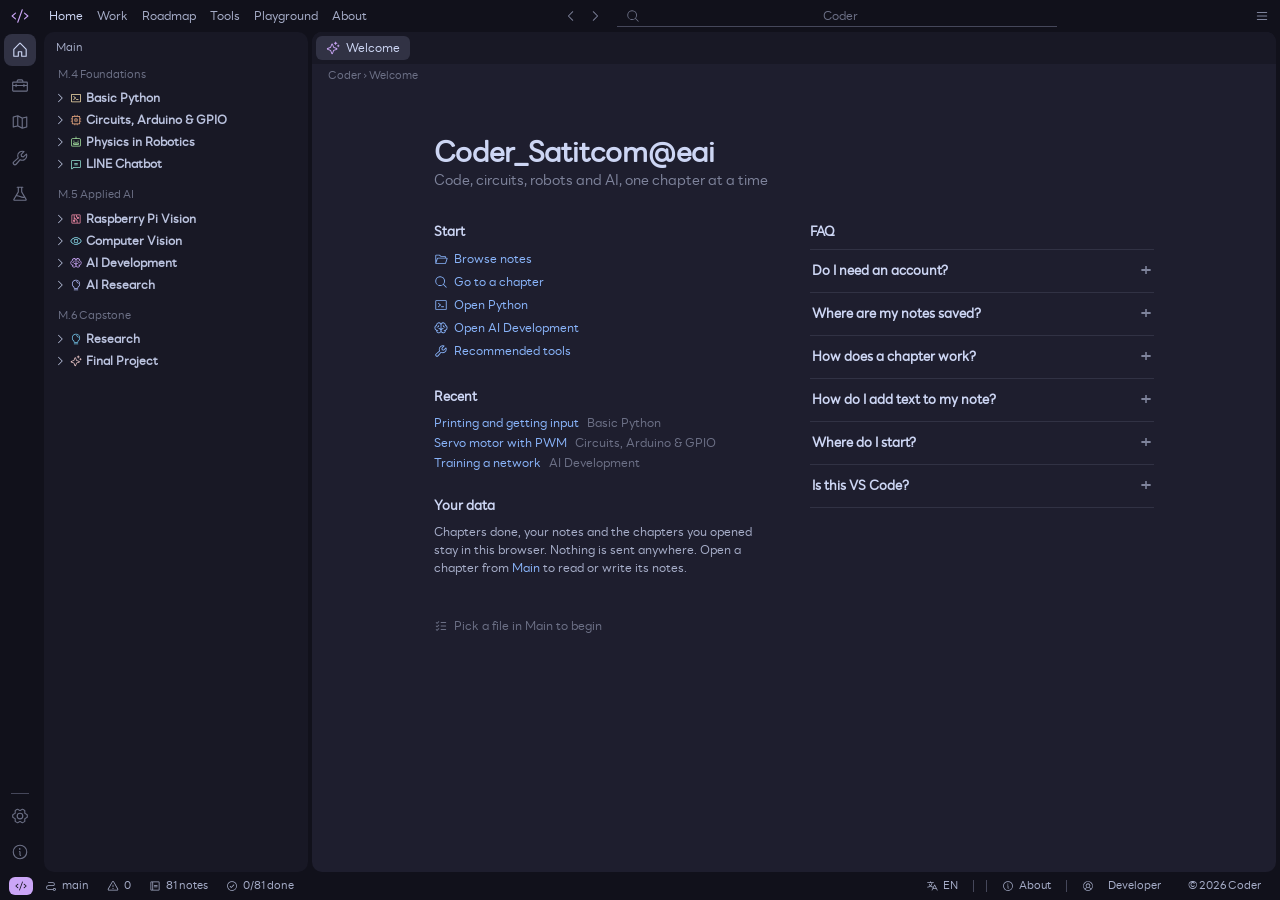
<file: index.html>
<!doctype html>
<html lang="en">
<head>
<meta charset="utf-8">
<meta name="viewport" content="width=device-width,initial-scale=1">
<title>Welcome · Coder</title>
<meta name="description" content="Notes on Python, microcontrollers, robots, AI and more, laid out like a code editor.">
<meta name="theme-color" content="#11111b">
<meta name="color-scheme" content="dark">
<link rel="icon" href="/favicon.svg" type="image/svg+xml">
<link rel="apple-touch-icon" href="/apple-touch-icon.png">
<link rel="canonical" href="https://learnc0de.vercel.app/">
<meta property="og:type" content="website">
<meta property="og:site_name" content="Coder">
<meta property="og:title" content="Welcome · Coder">
<meta property="og:description" content="Notes on Python, microcontrollers, robots, AI and more, laid out like a code editor.">
<meta property="og:url" content="https://learnc0de.vercel.app/">
<meta property="og:image" content="https://learnc0de.vercel.app/assets/og-home.png">
<meta property="og:image:width" content="1200">
<meta property="og:image:height" content="630">
<meta name="twitter:card" content="summary_large_image">
<meta name="twitter:title" content="Welcome · Coder">
<meta name="twitter:description" content="Notes on Python, microcontrollers, robots, AI and more, laid out like a code editor.">
<meta name="twitter:image" content="https://learnc0de.vercel.app/assets/og-home.png">
<link rel="preload" href="assets/fonts/lineseedsansth_rg.woff2" as="font" type="font/woff2" crossorigin>
<link rel="stylesheet" href="style.css">
</head>
<body data-page="home">
  <main class="ed">
    <div class="tabs" role="tablist">
      <div class="tab on" role="tab" aria-selected="true"><svg class="i"><use href="#i-sparkle"/></svg>Welcome</div>
    </div>
    <div class="crumb">Coder › Welcome</div>
    <div class="view">
      <div class="welcome">
        <h1 id="welcome">Coder_Satitcom@eai</h1>
        <p class="lead">Code, circuits, robots and AI, one chapter at a time</p>
        <div class="cols">
          <div>
            <section>
              <h3 id="start">Start</h3>
              <ul class="links">
                <li><a href="#" data-open="main"><svg class="i"><use href="#i-folder-open"/></svg>Browse notes</a></li>
                <li><a href="#" data-cmd><svg class="i"><use href="#i-magnifying-glass"/></svg>Go to a chapter</a></li>
                <li><a href="#" data-group="Basic Python"><svg class="i"><use href="#i-terminal-window"/></svg>Open Python</a></li>
                <li><a href="#" data-group="AI Development"><svg class="i"><use href="#i-brain"/></svg>Open AI Development</a></li>
                <li><a href="tools.html"><svg class="i"><use href="#i-wrench"/></svg>Recommended tools</a></li>
              </ul>
            </section>
            <section>
              <h3 id="recent-h">Recent</h3>
              <ul class="links" id="recent"></ul>
            </section>
            <section>
              <h3 id="data">Your data</h3>
              <p class="note">Chapters done, your notes and the chapters you opened stay in this browser. Nothing is sent anywhere. Open a chapter from <a href="#" data-open="main">Main</a> to read or write its notes.</p>
            </section>
          </div>
          <div>
            <section class="faq">
                <h3 id="walk">FAQ</h3>
                <details name="faq"><summary>Do I need an account?</summary><p>No. There is no sign-up and no login. Everything you do on the site, like the chapters you finish, the notes you write and the chapters you open, is kept in your own browser. Nothing is sent to a server.</p></details>
                <details name="faq"><summary>Where are my notes saved?</summary><p>Only on this device, in this browser. They are still there when you come back, but they do not follow you to another phone or computer. Clearing the site's data erases them, so use Copy in the note panel to keep a backup of anything important.</p></details>
                <details name="faq"><summary>How does a chapter work?</summary><p>Each chapter is one page you read from top to bottom. The note panel sits beside the lesson on a wide screen, and slides in from the right on a narrow one. Open the extra sections inside a chapter when you want more detail, and skip them when you do not.</p></details>
                <details name="faq"><summary>How do I add text to my note?</summary><p>Select any text in the lesson, then press Clip in the note panel and it is added to your note. The toolbar also has bold, italic, code and list buttons, and Preview shows how the note will look once formatted.</p></details>
                <details name="faq"><summary>Where do I start?</summary><p>If you are new, start with Python and go in order. Then move to Circuits to robots, where you meet Ohm's law, Arduino, ESP32 and Raspberry Pi, and finish with AI Development, which goes from AI versus ML up to LLMs. Use Go to a chapter if you want to jump straight to a topic.</p></details>
                <details name="faq"><summary>Is this VS Code?</summary><p>No. Coder is a website that only looks like a code editor, with its colours taken from the Catppuccin theme for VS Code. There is nothing to install, and it is not made by or linked to Microsoft.</p></details>
              </section>
          </div>
        </div>
        <p class="startup"><svg class="i"><use href="#i-list-checks"/></svg>Pick a file in Main to begin</p>
      </div>
    </div>
  </main>

<script src="shell.js"></script>
</body>
</html>
</file>
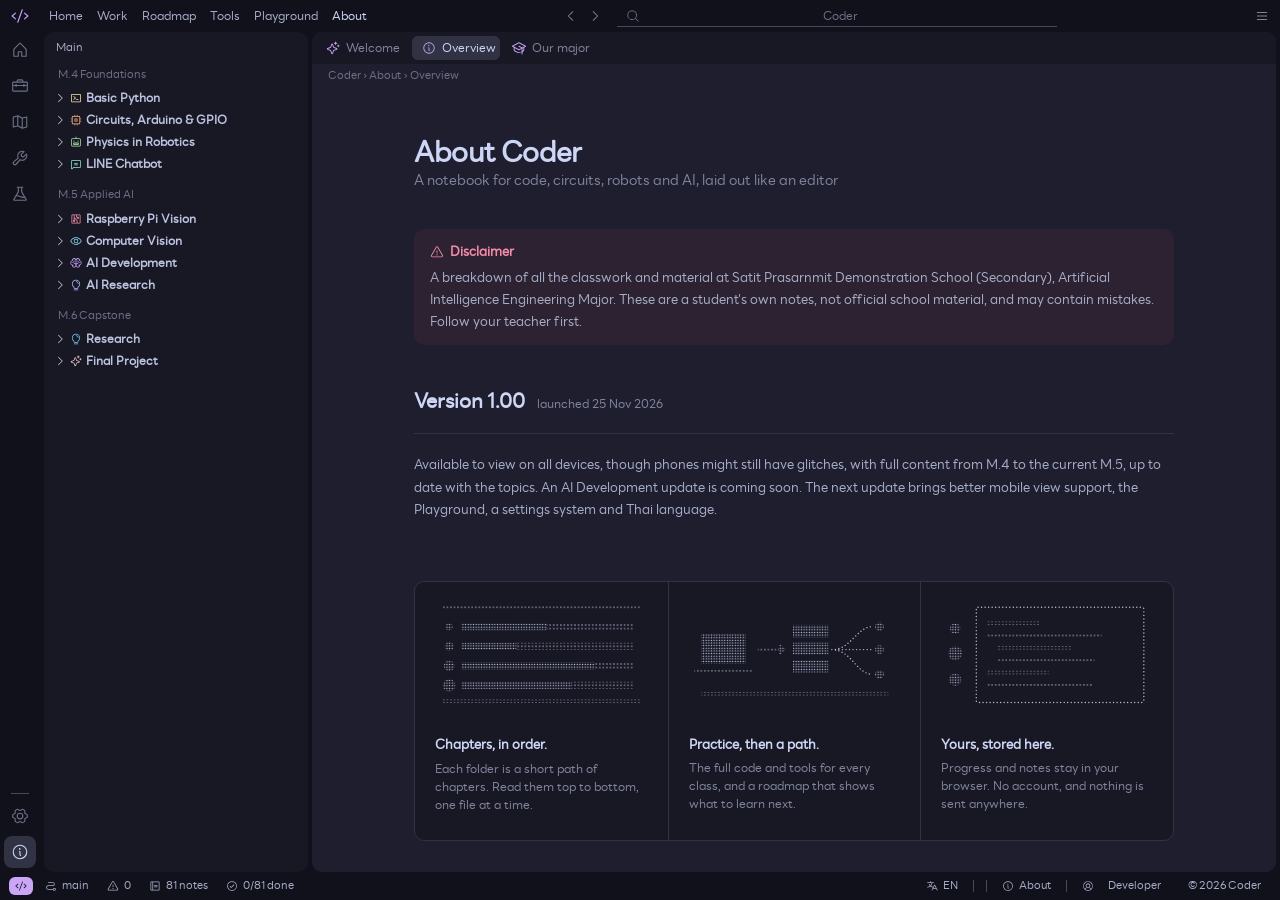
<file: about.html>
<!doctype html>
<html lang="en">
<head>
<meta charset="utf-8">
<meta name="viewport" content="width=device-width,initial-scale=1">
<title>About Coder · Coder</title>
<meta name="description" content="What Coder is, what is inside it, the shortcuts, where your data lives and what it is built with.">
<meta name="theme-color" content="#11111b">
<meta name="color-scheme" content="dark">
<link rel="icon" href="/favicon.svg" type="image/svg+xml">
<link rel="apple-touch-icon" href="/apple-touch-icon.png">
<link rel="canonical" href="https://learnc0de.vercel.app/about">
<meta property="og:type" content="website">
<meta property="og:site_name" content="Coder">
<meta property="og:title" content="About Coder · Coder">
<meta property="og:description" content="What Coder is, what is inside it, the shortcuts, where your data lives and what it is built with.">
<meta property="og:url" content="https://learnc0de.vercel.app/about">
<meta property="og:image" content="https://learnc0de.vercel.app/assets/og-about.png">
<meta property="og:image:width" content="1200">
<meta property="og:image:height" content="630">
<meta name="twitter:card" content="summary_large_image">
<meta name="twitter:title" content="About Coder · Coder">
<meta name="twitter:description" content="What Coder is, what is inside it, the shortcuts, where your data lives and what it is built with.">
<meta name="twitter:image" content="https://learnc0de.vercel.app/assets/og-about.png">
<link rel="preload" href="assets/fonts/lineseedsansth_rg.woff2" as="font" type="font/woff2" crossorigin>
<link rel="stylesheet" href="style.css">
</head>
<body data-page="about">
  <main class="ed">
    <div class="tabs" role="tablist"></div>
    <div class="crumb">Coder › About</div>
    <div class="view">
      <div class="welcome wide narrow fill">

        <div class="pane" id="overview" data-tab="Overview" data-icon="info">
          <h1>About Coder</h1>
          <p class="lead">A notebook for code, circuits, robots and AI, laid out like an editor</p>
          <div class="callout warn"><span class="ct"><svg class="i"><use href="#i-warning"/></svg>Disclaimer</span><span>A breakdown of all the classwork and material at Satit Prasarnmit Demonstration School (Secondary), Artificial Intelligence Engineering Major. These are a student's own notes, not official school material, and may contain mistakes. Follow your teacher first.</span></div>
          <div class="ver">
            <h2>Version 1.00 <span>launched 25 Nov 2026</span></h2>
            <p>Available to view on all devices, though phones might still have glitches, with full content from M.4 to the current M.5, up to date with the topics. An AI Development update is coming soon. The next update brings better mobile view support, the Playground, a settings system and Thai language.</p>
          </div>
          <div class="deco">
            <div>
              <h4>Chapters, in order.</h4>
              <p>Each folder is a short path of chapters. Read them top to bottom, one file at a time.</p>
              <svg class="art" viewBox="0 0 240 120" aria-hidden="true">
                <rect x="8" y="4" width="224" height="4" fill="url(#dots)"/>
                <circle cx="16" cy="28" r="4" fill="url(#dots2)"/><rect x="30" y="24" width="96" height="8" fill="url(#dots2)"/><rect x="126" y="24" width="98" height="8" fill="url(#dots)"/>
                <circle cx="16" cy="50" r="5" fill="url(#dots2)"/><rect x="30" y="46" width="62" height="8" fill="url(#dots2)"/><rect x="92" y="46" width="132" height="8" fill="url(#dots)"/>
                <circle cx="16" cy="72" r="6" fill="url(#dots2)"/><rect x="30" y="68" width="150" height="8" fill="url(#dots2)"/><rect x="180" y="68" width="44" height="8" fill="url(#dots)"/>
                <circle cx="16" cy="94" r="7" fill="url(#dots2)"/><rect x="30" y="90" width="124" height="8" fill="url(#dots2)"/><rect x="154" y="90" width="70" height="8" fill="url(#dots)"/>
                <rect x="8" y="110" width="224" height="4" fill="url(#dots)"/>
              </svg>
            </div>
            <div>
              <h4>Practice, then a path.</h4>
              <p>The full code and tools for every class, and a roadmap that shows what to learn next.</p>
              <svg class="art" viewBox="0 0 240 120" aria-hidden="true">
                <rect x="14" y="36" width="50" height="34" fill="url(#dots2)"/><rect x="6" y="76" width="66" height="4" fill="url(#dots)"/>
                <rect x="78" y="52" width="24" height="4" fill="url(#dots)"/><polygon points="102,47 110,54 102,61" fill="url(#dots2)"/>
                <rect x="118" y="26" width="40" height="14" fill="url(#dots2)"/><rect x="118" y="46" width="40" height="14" fill="url(#dots2)"/><rect x="118" y="66" width="40" height="14" fill="url(#dots2)"/>
                <path class="ln march" d="M162 54 C184 54 190 28 208 28 M162 54 H208 M162 54 C184 54 190 82 208 82"/>
                <circle cx="216" cy="28" r="5" fill="url(#dots2)"/><circle cx="216" cy="54" r="5" fill="url(#dots2)"/><circle cx="216" cy="82" r="5" fill="url(#dots2)"/>
                <rect x="14" y="102" width="212" height="4" fill="url(#dots)"/>
              </svg>
            </div>
            <div>
              <h4>Yours, stored here.</h4>
              <p>Progress and notes stay in your browser. No account, and nothing is sent anywhere.</p>
              <svg class="art" viewBox="0 0 240 120" aria-hidden="true">
                <circle cx="16" cy="30" r="6" fill="url(#dots2)"/><circle cx="16" cy="58" r="8" fill="url(#dots2)"/><circle cx="16" cy="88" r="7" fill="url(#dots2)"/>
                <rect class="ln" x="40" y="6" width="190" height="108" rx="2"/>
                <rect x="52" y="22" width="60" height="4" fill="url(#dots)"/><rect x="52" y="36" width="130" height="4" fill="url(#dots)"/><rect x="64" y="50" width="84" height="4" fill="url(#dots)"/>
                <rect x="64" y="64" width="110" height="4" fill="url(#dots)"/><rect x="52" y="78" width="70" height="4" fill="url(#dots)"/><rect x="52" y="92" width="120" height="4" fill="url(#dots)"/>
              </svg>
            </div>
          </div>

          <h3 class="wh">Why it exists</h3>
          <div class="deco">
            <div>
              <h4>For me, to recall.</h4>
              <p>A live summary of what we learn from M.4 to M.6, so I can come back and recall the basics any time.</p>
              <svg class="art" viewBox="0 0 240 120" aria-hidden="true">
                <circle class="ds" cx="64" cy="60" r="42"/>
                <path class="ln march" d="M64 34 V60 L84 72"/>
                <circle cx="64" cy="60" r="4" fill="url(#dots2)"/>
                <rect x="124" y="34" width="100" height="8" fill="url(#dots2)"/><rect x="124" y="54" width="76" height="8" fill="url(#dots)"/>
                <rect x="124" y="74" width="92" height="8" fill="url(#dots)"/><rect x="124" y="94" width="58" height="8" fill="url(#dots)"/>
              </svg>
            </div>
            <div>
              <h4>For juniors, to look ahead.</h4>
              <p>So they can see where the major is going before they get there.</p>
              <svg class="art" viewBox="0 0 240 120" aria-hidden="true">
                <rect x="14" y="84" width="48" height="22" fill="url(#dots2)"/><rect x="68" y="66" width="48" height="40" fill="url(#dots2)"/>
                <rect x="122" y="48" width="48" height="58" fill="url(#dots2)"/><rect x="176" y="30" width="48" height="76" fill="url(#dots)"/>
                <circle cx="38" cy="70" r="6" fill="url(#dots2)"/>
                <path class="ln march" d="M50 64 C70 40 100 40 126 34"/>
                <path class="ds" d="M200 30 V8 L218 14 L200 20"/>
              </svg>
            </div>
            <div>
              <h4>An early version.</h4>
              <p>Most chapters are still placeholders, and more fill in as the classes go on.</p>
              <svg class="art" viewBox="0 0 240 120" aria-hidden="true">
                <path class="ds" d="M70 10h70l30 30v72H70z"/><path class="ds" d="M140 10v30h30"/>
                <rect x="84" y="52" width="70" height="6" fill="url(#dots2)"/><rect x="84" y="68" width="48" height="6" fill="url(#dots)"/>
                <path class="ln" d="M84 86H156"/><path class="ln" d="M84 98H132"/>
              </svg>
            </div>
          </div>

          <h3 class="wh">What's here</h3>
          <div class="deco gal">
            <a href="#" data-open="main">
              <svg class="art" viewBox="0 0 240 120" aria-hidden="true">
                <path class="ds" d="M30 22h50l10 12h120v76H30z"/>
                <rect class="bob" style="--i:0" x="46" y="52" width="58" height="42" rx="3" fill="url(#dots2)"/>
                <rect class="bob" style="--i:1" x="90" y="46" width="58" height="42" rx="3" fill="url(#dots2)"/>
                <rect class="bob" style="--i:2" x="134" y="52" width="58" height="42" rx="3" fill="url(#dots2)"/>
              </svg>
              <h4><svg class="i"><use href="#i-folder-open"/></svg>Main<svg class="i go"><use href="#i-arrow-up-right"/></svg></h4>
              <p>Every folder and chapter in one tree</p>
            </a>
            <a href="work.html">
              <svg class="art" viewBox="0 0 240 120" aria-hidden="true">
                <rect x="44" y="18" width="14" height="14" rx="2" fill="url(#dots2)"/><rect x="70" y="23" width="110" height="4" fill="url(#dots)"/>
                <rect x="44" y="42" width="14" height="14" rx="2" fill="url(#dots2)"/><rect x="70" y="47" width="84" height="4" fill="url(#dots)"/>
                <rect class="ds" x="44" y="66" width="14" height="14" rx="2"/><rect class="pulse" x="47" y="69" width="8" height="8" fill="url(#dots2)"/><rect x="70" y="71" width="120" height="4" fill="url(#dots)"/>
                <rect class="ds" x="44" y="90" width="14" height="14" rx="2"/><rect x="70" y="95" width="70" height="4" fill="url(#dots)"/>
              </svg>
              <h4><svg class="i"><use href="#i-toolbox"/></svg>Work<svg class="i go"><use href="#i-arrow-up-right"/></svg></h4>
              <p>The full code and tools for each class</p>
            </a>
            <a href="roadmap.html">
              <svg class="art" viewBox="0 0 240 120" aria-hidden="true">
                <path class="ds march" d="M30 94 C70 94 70 36 118 36 S168 94 208 52"/>
                <circle cx="30" cy="94" r="7" fill="url(#dots2)"/><circle cx="118" cy="36" r="7" fill="url(#dots2)"/><circle class="pulse" cx="208" cy="52" r="9" fill="url(#dots2)"/>
              </svg>
              <h4><svg class="i"><use href="#i-map-trifold"/></svg>Roadmap<svg class="i go"><use href="#i-arrow-up-right"/></svg></h4>
              <p>What to learn first and what comes next</p>
            </a>
            <a href="tools.html">
              <svg class="art" viewBox="0 0 240 120" aria-hidden="true">
                <rect class="ds" x="34" y="10" width="172" height="100" rx="6"/>
                <circle cx="48" cy="24" r="2.5" fill="url(#dots2)"/><circle cx="58" cy="24" r="2.5" fill="url(#dots2)"/><circle cx="68" cy="24" r="2.5" fill="url(#dots2)"/>
                <rect x="46" y="38" width="34" height="62" fill="url(#dots2)"/>
                <rect x="92" y="42" width="70" height="4" fill="url(#dots)"/><rect x="104" y="56" width="84" height="4" fill="url(#dots)"/><rect x="104" y="70" width="52" height="4" fill="url(#dots)"/>
                <rect class="blink" x="92" y="84" width="7" height="12" fill="url(#dots2)"/>
              </svg>
              <h4><svg class="i"><use href="#i-wrench"/></svg>Tools<svg class="i go"><use href="#i-arrow-up-right"/></svg></h4>
              <p>Editors, boards and libraries worth using</p>
            </a>
            <a href="#" data-cmd>
              <svg class="art" viewBox="0 0 240 120" aria-hidden="true">
                <circle class="ds" cx="84" cy="54" r="32"/><circle class="pulse" cx="84" cy="54" r="20" fill="url(#dots2)"/>
                <path class="ds" d="M108 78 L138 106"/>
                <rect x="150" y="32" width="60" height="4" fill="url(#dots)"/><rect x="150" y="52" width="46" height="4" fill="url(#dots)"/><rect x="150" y="72" width="56" height="4" fill="url(#dots)"/>
              </svg>
              <h4><svg class="i"><use href="#i-magnifying-glass"/></svg>Search<svg class="i go"><use href="#i-arrow-up-right"/></svg></h4>
              <p>Jump to any chapter or page</p>
            </a>
          </div>

          <h3 class="wh">Your data</h3>
          <p class="note wide">There is no account and nothing is sent anywhere. Clearing the site's data erases it all.</p>
          <div class="deco">
            <div>
              <h4>Chapters you finished.</h4>
              <p>Which chapters you marked done. The count shows in the footer.</p>
              <svg class="art" viewBox="0 0 240 120" aria-hidden="true">
                <rect x="14" y="12" width="12" height="12" fill="url(#dots2)"/><rect x="38" y="16" width="120" height="4" fill="url(#dots)"/>
                <rect x="14" y="38" width="12" height="12" fill="url(#dots2)"/><rect x="38" y="42" width="160" height="4" fill="url(#dots)"/>
                <rect x="14" y="64" width="12" height="12" fill="url(#dots2)"/><rect x="38" y="68" width="100" height="4" fill="url(#dots)"/>
                <rect class="ln" x="14" y="90" width="12" height="12"/><rect x="38" y="94" width="140" height="4" fill="url(#dots)"/>
              </svg>
            </div>
            <div>
              <h4>Notes you wrote.</h4>
              <p>Your own note for each chapter, kept next to it.</p>
              <svg class="art" viewBox="0 0 240 120" aria-hidden="true">
                <rect class="ln" x="50" y="6" width="140" height="108" rx="4"/>
                <rect x="64" y="22" width="70" height="4" fill="url(#dots2)"/>
                <rect x="64" y="38" width="108" height="4" fill="url(#dots)"/><rect x="64" y="52" width="90" height="4" fill="url(#dots)"/>
                <rect x="64" y="66" width="104" height="4" fill="url(#dots)"/><rect x="64" y="80" width="60" height="4" fill="url(#dots)"/>
              </svg>
            </div>
            <div>
              <h4>Where you were.</h4>
              <p>The last chapters you opened, so you can pick up where you left off.</p>
              <svg class="art" viewBox="0 0 240 120" aria-hidden="true">
                <circle cx="22" cy="24" r="6" fill="url(#dots2)"/><rect x="40" y="20" width="150" height="8" fill="url(#dots2)"/><rect x="190" y="20" width="36" height="8" fill="url(#dots)"/>
                <circle cx="22" cy="52" r="6" fill="url(#dots2)"/><rect x="40" y="48" width="110" height="8" fill="url(#dots2)"/><rect x="150" y="48" width="76" height="8" fill="url(#dots)"/>
                <circle cx="22" cy="80" r="6" fill="url(#dots)"/><rect x="40" y="76" width="186" height="8" fill="url(#dots)"/>
                <circle cx="22" cy="108" r="6" fill="url(#dots)"/><rect x="40" y="104" width="186" height="8" fill="url(#dots)"/>
              </svg>
            </div>
          </div>

          <h3 class="wh">Built with</h3>
          <div class="deco tech">
            <div>
              <h4>Catppuccin Mocha</h4>
              <p>Colours from Catppuccin.</p>
              <div class="demo swatches"><i style="background:var(--mauve)"></i><i style="background:var(--blue)"></i><i style="background:var(--green)"></i><i style="background:var(--peach)"></i><i style="background:var(--red)"></i><i style="background:var(--teal)"></i><i style="background:var(--yellow)"></i><i style="background:var(--pink)"></i></div>
              <a class="out" href="https://catppuccin.com" target="_blank" rel="noopener">catppuccin.com<svg class="i"><use href="#i-arrow-up-right"/></svg></a>
            </div>
            <div>
              <h4>Phosphor Icons</h4>
              <p>Every icon on the site.</p>
              <div class="demo icons"><svg class="i"><use href="#i-code"/></svg><svg class="i"><use href="#i-folder-open"/></svg><svg class="i"><use href="#i-wrench"/></svg><svg class="i"><use href="#i-brain"/></svg><svg class="i"><use href="#i-cpu"/></svg><svg class="i"><use href="#i-robot"/></svg></div>
              <a class="out" href="https://phosphoricons.com" target="_blank" rel="noopener">phosphoricons.com<svg class="i"><use href="#i-arrow-up-right"/></svg></a>
            </div>
            <div>
              <h4>LINE Seed</h4>
              <p>The font, in one weight, kept small.</p>
              <div class="demo type">Aa</div>
              <a class="out" href="https://seed.line.me" target="_blank" rel="noopener">seed.line.me<svg class="i"><use href="#i-arrow-up-right"/></svg></a>
            </div>          </div>

          <h3 class="wh">Shortcuts</h3>
          <div class="deco">
            <div>
              <h4>Go anywhere.</h4>
              <p>Search every chapter and page from the title bar.</p>
              <ul class="links keys">
                <li><span class="k"><span class="kbd">Ctrl</span><span class="kbd">P</span></span></li>
                <li><span class="k"><span class="kbd">Ctrl</span><span class="kbd">K</span></span><span class="dim">Same thing</span></li>
              </ul>
              <svg class="art" viewBox="0 0 240 120" aria-hidden="true">
                <rect class="ln" x="14" y="12" width="212" height="26" rx="6"/>
                <circle cx="30" cy="25" r="5" fill="url(#dots2)"/><rect x="44" y="23" width="70" height="4" fill="url(#dots)"/>
                <rect x="14" y="52" width="150" height="4" fill="url(#dots)"/><rect x="14" y="68" width="190" height="4" fill="url(#dots)"/>
                <rect x="14" y="84" width="120" height="4" fill="url(#dots)"/><rect x="14" y="100" width="170" height="4" fill="url(#dots)"/>
              </svg>
            </div>
            <div>
              <h4>Move around.</h4>
              <p>Open the notes tree, or tuck the sidebar away.</p>
              <ul class="links keys">
                <li><span class="k"><span class="kbd">Ctrl</span><span class="kbd">Shift</span><span class="kbd">E</span></span><span class="dim">Open Main</span></li>
                <li><span class="k"><span class="kbd">Ctrl</span><span class="kbd">B</span></span><span class="dim">Show or hide the sidebar</span></li>
              </ul>
              <svg class="art" viewBox="0 0 240 120" aria-hidden="true">
                <rect class="ln" x="14" y="8" width="212" height="104" rx="6"/>
                <rect x="24" y="18" width="52" height="84" fill="url(#dots2)"/>
                <rect x="92" y="22" width="110" height="4" fill="url(#dots)"/><rect x="92" y="38" width="80" height="4" fill="url(#dots)"/>
                <rect x="92" y="54" width="120" height="4" fill="url(#dots)"/><rect x="92" y="70" width="64" height="4" fill="url(#dots)"/><rect x="92" y="86" width="100" height="4" fill="url(#dots)"/>
              </svg>
            </div>
            <div>
              <h4>Pick and close.</h4>
              <p>Choose a search result, or back out of anything open.</p>
              <ul class="links keys">
                <li><span class="k"><span class="kbd">↑</span><span class="kbd">↓</span><span class="kbd">Enter</span></span><span class="dim">Pick a result</span></li>
                <li><span class="k"><span class="kbd">Esc</span></span><span class="dim">Close search or the developer card</span></li>
              </ul>
              <svg class="art" viewBox="0 0 240 120" aria-hidden="true">
                <rect x="14" y="14" width="212" height="22" rx="4" fill="url(#dots2)"/>
                <rect x="14" y="46" width="212" height="22" rx="4" fill="url(#dots)"/>
                <rect x="14" y="78" width="212" height="22" rx="4" fill="url(#dots)"/>
                <path class="ln" d="M196 20 L210 30 M210 20 L196 30"/>
              </svg>
            </div>
          </div>

        </div>

        <div class="pane" id="major" data-tab="Our major" data-icon="graduation-cap" hidden>
          <h1>Our major</h1>
          <p class="lead">Artificial Intelligence Engineering, Satit Prasarnmit (Secondary)</p>
          <p class="note wide">Computing, automation, robotics and AI for Mathayom 4 to 6, with maths and science built into designing and programming software that solves real problems.</p>
          <div class="deco">
            <div>
              <svg class="art" viewBox="0 0 240 120" aria-hidden="true"><circle cx="76" cy="16" r="7" fill="url(#dots2)"/><circle cx="98" cy="16" r="7" fill="url(#dots2)"/><circle cx="120" cy="16" r="7" fill="url(#dots2)"/><circle cx="142" cy="16" r="7" fill="url(#dots2)"/><circle cx="164" cy="16" r="7" fill="url(#dots2)"/><circle cx="76" cy="38" r="7" fill="url(#dots2)"/><circle cx="98" cy="38" r="7" fill="url(#dots2)"/><circle cx="120" cy="38" r="7" fill="url(#dots2)"/><circle cx="142" cy="38" r="7" fill="url(#dots2)"/><circle cx="164" cy="38" r="7" fill="url(#dots2)"/><circle cx="76" cy="60" r="7" fill="url(#dots2)"/><circle cx="98" cy="60" r="7" fill="url(#dots2)"/><circle cx="120" cy="60" r="7" fill="url(#dots2)"/><circle cx="142" cy="60" r="7" fill="url(#dots2)"/><circle cx="164" cy="60" r="7" fill="url(#dots2)"/><circle cx="76" cy="82" r="7" fill="url(#dots2)"/><circle cx="98" cy="82" r="7" fill="url(#dots2)"/><circle cx="120" cy="82" r="7" fill="url(#dots2)"/><circle cx="142" cy="82" r="7" fill="url(#dots2)"/><circle cx="164" cy="82" r="7" fill="url(#dots2)"/><circle cx="76" cy="104" r="7" fill="url(#dots2)"/><circle cx="98" cy="104" r="7" fill="url(#dots2)"/><circle cx="120" cy="104" r="7" fill="url(#dots2)"/><circle cx="142" cy="104" r="7" fill="url(#dots2)"/><circle cx="164" cy="104" r="7" fill="url(#dots2)"/></svg>
              <h4>25 per generation</h4>
              <p>10 internal (PSM) and 15 external seats.</p>
            </div>
            <div>
              <svg class="art" viewBox="0 0 240 120" aria-hidden="true"><path class="ds" d="M60 52 L120 26 L180 52 L120 78 Z"/><path fill="url(#dots2)" d="M86 70 L120 85 L154 70 V96 C140 108 100 108 86 96 Z"/><path class="ln march" d="M180 52 V90"/><circle class="pulse" cx="180" cy="96" r="6" fill="url(#dots2)"/></svg>
              <h4>122 alumni</h4>
              <p>Five generations have graduated.</p>
            </div>
            <div>
              <svg class="art" viewBox="0 0 240 120" aria-hidden="true"><rect x="40" y="70" width="30" height="36" fill="url(#dots)"/><rect x="80" y="56" width="30" height="50" fill="url(#dots)"/><rect x="120" y="40" width="30" height="66" fill="url(#dots2)"/><rect x="160" y="22" width="30" height="84" fill="url(#dots2)"/><path class="ln march" d="M40 56 L96 40 L136 26 L196 8"/><rect x="20" y="110" width="200" height="4" fill="url(#dots)"/></svg>
              <h4>72%+ in TCAS 1</h4>
              <p>Most get in through the first round.</p>
            </div>
          </div>


          <h3 class="wh">Admission</h3>
          <p class="note wide">There is no coding exam. A cumulative GPA of 2.00 or above over 5 semesters is needed, for internal and external applicants alike. A portfolio is not required but recommended.</p>
          <table class="cmp"><thead><tr><th>Score</th><th>Weight</th></tr></thead><tbody>
            <tr><td>Mathematics</td><td>30%</td></tr>
            <tr><td>Science</td><td>25%</td></tr>
            <tr><td>English</td><td>25%</td></tr>
            <tr><td>Interview</td><td>10%</td></tr>
            <tr><td>Thai</td><td>10%</td></tr>
          </tbody></table>
          <div class="deco grid">
            <div>
              <svg class="art" viewBox="0 0 240 120" aria-hidden="true"><rect class="ds" x="78" y="14" width="84" height="92" rx="6"/><rect x="98" y="40" width="44" height="40" fill="url(#dots2)"/><circle class="pulse" cx="190" cy="60" r="6" fill="url(#dots2)"/><path class="ln march" d="M24 60 H74"/></svg>
              <h4>1 · Main round</h4>
              <p>Internal students, walk-in with GPA.</p>
            </div>
            <div>
              <svg class="art" viewBox="0 0 240 120" aria-hidden="true"><rect class="ds" x="50" y="30" width="60" height="60" rx="6"/><rect class="ln" x="130" y="30" width="60" height="60" rx="6"/><rect x="142" y="42" width="36" height="36" fill="url(#dots2)"/><path class="ln march" d="M110 60 H130"/></svg>
              <h4>2 · Supplementary</h4>
              <p>Only if seats remain, not yearly.</p>
            </div>
            <div>
              <svg class="art" viewBox="0 0 240 120" aria-hidden="true"><rect class="ds" x="34" y="20" width="76" height="80" rx="6"/><path class="ln march" d="M110 60 H70"/><circle class="pulse" cx="184" cy="60" r="14" fill="url(#dots2)"/><circle cx="154" cy="34" r="9" fill="url(#dots2)"/><circle cx="154" cy="86" r="9" fill="url(#dots2)"/></svg>
              <h4>3 · External</h4>
              <p>Apply alongside external students.</p>
            </div>
          </div>

          <h3 class="wh">What you study</h3>
          <div class="deco grid q">
            <div>
              <svg class="art" viewBox="0 0 240 120" aria-hidden="true"><rect class="ds" x="50" y="14" width="140" height="92" rx="6"/><rect x="64" y="30" width="40" height="6" fill="url(#dots2)"/><rect x="76" y="48" width="80" height="6" fill="url(#dots)"/><rect x="76" y="66" width="60" height="6" fill="url(#dots)"/><rect x="64" y="84" width="12" height="10" fill="url(#dots2)"/></svg>
              <h4>Basic Programming</h4>
              <p>Code in Python.</p>
            </div>
            <div>
              <svg class="art" viewBox="0 0 240 120" aria-hidden="true"><rect class="ds" x="84" y="24" width="72" height="72" rx="6"/><rect x="100" y="40" width="40" height="40" fill="url(#dots2)"/><path class="ln march" d="M84 40 H40 M84 60 H40 M84 80 H40 M156 40 H200 M156 60 H200 M156 80 H200"/></svg>
              <h4>Microcontroller</h4>
              <p>Wire and program.</p>
            </div>
            <div>
              <svg class="art" viewBox="0 0 240 120" aria-hidden="true"><rect class="ds" x="76" y="30" width="88" height="52" rx="6"/><circle cx="100" cy="54" r="9" fill="url(#dots2)"/><circle cx="140" cy="54" r="9" fill="url(#dots2)"/><path class="ln" d="M120 30 V14"/><circle class="pulse" cx="120" cy="10" r="5" fill="url(#dots2)"/><circle cx="94" cy="100" r="11" fill="url(#dots2)"/><circle cx="146" cy="100" r="11" fill="url(#dots2)"/></svg>
              <h4>Physics in Robotics</h4>
              <p>Robots that move.</p>
            </div>
            <div>
              <svg class="art" viewBox="0 0 240 120" aria-hidden="true"><rect class="ds" x="36" y="16" width="110" height="38" rx="6"/><rect x="50" y="28" width="80" height="5" fill="url(#dots)"/><rect x="50" y="40" width="54" height="5" fill="url(#dots)"/><rect class="ln" x="96" y="66" width="110" height="38" rx="6"/><rect x="110" y="78" width="74" height="5" fill="url(#dots2)"/><rect x="110" y="90" width="46" height="5" fill="url(#dots2)"/></svg>
              <h4>Chatbot</h4>
              <p>Build a LINE bot.</p>
            </div>
            <div>
              <svg class="art" viewBox="0 0 240 120" aria-hidden="true"><path class="ds" d="M40 60 C80 10 160 10 200 60 C160 110 80 110 40 60 Z"/><circle class="pulse" cx="120" cy="60" r="18" fill="url(#dots2)"/><path class="ln" d="M20 24 V8 H36 M204 8 H220 V24 M220 96 V112 H204 M36 112 H20 V96"/></svg>
              <h4>Computer Vision</h4>
              <p>Machines that see.</p>
            </div>
            <div>
              <svg class="art" viewBox="0 0 240 120" aria-hidden="true"><rect class="ds" x="40" y="34" width="70" height="52" rx="6"/><rect x="54" y="46" width="42" height="28" fill="url(#dots2)"/><path class="ln march" d="M110 60 H160"/><circle class="pulse" cx="184" cy="60" r="22" fill="url(#dots2)"/></svg>
              <h4>Microcontroller and AI</h4>
              <p>AI on small boards.</p>
            </div>
            <div>
              <svg class="art" viewBox="0 0 240 120" aria-hidden="true"><path class="ln march" d="M50 30 L120 20 L190 60 M50 30 L120 60 L190 60 M50 90 L120 60 M50 90 L120 100 L190 60"/><circle cx="50" cy="30" r="9" fill="url(#dots2)"/><circle cx="50" cy="90" r="9" fill="url(#dots2)"/><circle cx="120" cy="20" r="9" fill="url(#dots2)"/><circle cx="120" cy="60" r="9" fill="url(#dots2)"/><circle cx="120" cy="100" r="9" fill="url(#dots2)"/><circle class="pulse" cx="190" cy="60" r="12" fill="url(#dots2)"/></svg>
              <h4>Deep Learning</h4>
              <p>Train neural nets.</p>
            </div>
            <div>
              <svg class="art" viewBox="0 0 240 120" aria-hidden="true"><path class="ln march" d="M40 78 L80 38 L120 78 L160 38 L200 78"/><path class="ds" d="M200 92 C180 116 60 116 40 92"/><circle cx="40" cy="78" r="12" fill="url(#dots2)"/><circle cx="80" cy="38" r="12" fill="url(#dots2)"/><circle class="pulse" cx="120" cy="78" r="12" fill="url(#dots2)"/><circle cx="160" cy="38" r="12" fill="url(#dots2)"/><circle cx="200" cy="78" r="12" fill="url(#dots2)"/></svg>
              <h4>Design Thinking</h4>
              <p>Design for real users.</p>
            </div>
            <div>
              <svg class="art" viewBox="0 0 240 120" aria-hidden="true"><circle class="ds" cx="100" cy="52" r="34"/><circle class="pulse" cx="100" cy="52" r="20" fill="url(#dots2)"/><path class="ds" d="M126 76 L156 104"/><rect x="160" y="30" width="56" height="5" fill="url(#dots)"/><rect x="160" y="46" width="40" height="5" fill="url(#dots)"/></svg>
              <h4>Research</h4>
              <p>Test and write up.</p>
            </div>
          </div>

          <h3 class="wh">How you learn</h3>
          <div class="deco grid q">
            <div>
              <svg class="art" viewBox="0 0 240 120" aria-hidden="true"><rect x="86" y="74" width="68" height="34" fill="url(#dots2)"/><path class="ln march" d="M70 14 L106 66 M120 8 V66 M170 14 L134 66"/><circle cx="70" cy="14" r="7" fill="url(#dots2)"/><circle cx="120" cy="8" r="7" fill="url(#dots2)"/><circle cx="170" cy="14" r="7" fill="url(#dots2)"/></svg>
              <h4>1 · Take it all in</h4>
              <p>Learn the basics.</p>
            </div>
            <div>
              <svg class="art" viewBox="0 0 240 120" aria-hidden="true"><path class="ds march" d="M120 20 C170 20 186 60 170 80 C150 108 90 108 70 80 C54 60 70 20 120 20"/><circle cx="120" cy="20" r="10" fill="url(#dots2)"/><circle cx="170" cy="80" r="10" fill="url(#dots2)"/><circle cx="70" cy="80" r="10" fill="url(#dots2)"/></svg>
              <h4>2 · Practise</h4>
              <p>Weekly labs.</p>
            </div>
            <div>
              <svg class="art" viewBox="0 0 240 120" aria-hidden="true"><rect class="ds" x="70" y="14" width="100" height="92" rx="6"/><path class="ln" d="M94 62 L114 82 L148 40"/><circle class="pulse" cx="190" cy="30" r="8" fill="url(#dots2)"/></svg>
              <h4>3 · Prove it works</h4>
              <p>Exams and contests.</p>
            </div>
            <div>
              <svg class="art" viewBox="0 0 240 120" aria-hidden="true"><path class="ds march" d="M24 100 C90 96 130 70 190 26"/><path class="ln" d="M168 22 L196 20 L192 48"/><circle cx="24" cy="100" r="9" fill="url(#dots2)"/><rect x="40" y="108" width="170" height="4" fill="url(#dots)"/></svg>
              <h4>4 · Real world</h4>
              <p>On to university.</p>
            </div>
            <div>
              <svg class="art" viewBox="0 0 240 120" aria-hidden="true"><path class="ds march" d="M40 96 C60 40 100 110 130 60 S190 40 200 30"/><circle cx="40" cy="96" r="8" fill="url(#dots2)"/><circle cx="130" cy="60" r="8" fill="url(#dots2)"/><circle class="pulse" cx="200" cy="30" r="11" fill="url(#dots2)"/><path class="ln" d="M24 110 H216"/></svg>
              <h4>5 · Look outside</h4>
              <p>Field trips and camp.</p>
            </div>
            <div>
              <svg class="art" viewBox="0 0 240 120" aria-hidden="true"><rect class="ds" x="50" y="14" width="140" height="62" rx="6"/><rect x="70" y="30" width="100" height="30" fill="url(#dots2)"/><path class="ln" d="M80 76 L66 108 M160 76 L174 108"/><circle cx="96" cy="104" r="7" fill="url(#dots2)"/><circle cx="120" cy="104" r="7" fill="url(#dots2)"/><circle cx="144" cy="104" r="7" fill="url(#dots2)"/></svg>
              <h4>6 · Share it</h4>
              <p>Open house show.</p>
            </div>
          </div>

          <h3 class="wh">Skills you build</h3>
          <div class="deco grid q">
            <div>
              <svg class="art" viewBox="0 0 240 120" aria-hidden="true"><circle class="ds" cx="120" cy="48" r="32"/><circle class="pulse" cx="120" cy="48" r="16" fill="url(#dots2)"/><rect x="104" y="88" width="32" height="6" fill="url(#dots2)"/><rect x="108" y="100" width="24" height="6" fill="url(#dots)"/><path class="ln" d="M60 48 H76 M164 48 H180 M76 14 L88 24 M164 14 L152 24"/></svg>
              <h4>Creative thinking</h4>
              <p>Idea to prototype.</p>
            </div>
            <div>
              <svg class="art" viewBox="0 0 240 120" aria-hidden="true"><rect class="ds" x="50" y="10" width="140" height="72" rx="6"/><rect x="70" y="52" width="18" height="18" fill="url(#dots)"/><rect x="98" y="40" width="18" height="30" fill="url(#dots2)"/><rect x="126" y="26" width="18" height="44" fill="url(#dots2)"/><path class="ln" d="M120 82 V98 M92 110 L120 98 L148 110"/></svg>
              <h4>Presenting</h4>
              <p>Explain your work.</p>
            </div>
            <div>
              <svg class="art" viewBox="0 0 240 120" aria-hidden="true"><rect class="ln" x="40" y="20" width="40" height="34" rx="6"/><rect x="46" y="26" width="28" height="22" fill="url(#dots2)"/><rect class="ds" x="100" y="20" width="40" height="34" rx="6"/><rect class="ds" x="40" y="70" width="40" height="34" rx="6"/><rect class="ds" x="100" y="70" width="40" height="34" rx="6"/><path class="ln march" d="M140 60 H180"/><circle class="pulse" cx="196" cy="60" r="14" fill="url(#dots2)"/></svg>
              <h4>Problem solving</h4>
              <p>Break it down.</p>
            </div>
            <div>
              <svg class="art" viewBox="0 0 240 120" aria-hidden="true"><circle cx="120" cy="60" r="11" fill="url(#dots2)"/><ellipse class="ds" cx="120" cy="60" rx="70" ry="24"/><ellipse class="ds" cx="120" cy="60" rx="70" ry="24" transform="rotate(60 120 60)"/><ellipse class="ds" cx="120" cy="60" rx="70" ry="24" transform="rotate(-60 120 60)"/><circle class="pulse" cx="190" cy="60" r="6" fill="url(#dots2)"/></svg>
              <h4>Science, tech and AI</h4>
              <p>A solid base.</p>
            </div>
            <div>
              <svg class="art" viewBox="0 0 240 120" aria-hidden="true"><path class="ln march" d="M76 36 L48 60 L76 84 M164 36 L192 60 L164 84"/><path class="ds" d="M132 26 L108 94"/><circle class="pulse" cx="120" cy="60" r="9" fill="url(#dots2)"/><rect x="60" y="104" width="120" height="4" fill="url(#dots)"/></svg>
              <h4>Coding and building</h4>
              <p>Ideas into apps.</p>
            </div>
            <div>
              <svg class="art" viewBox="0 0 240 120" aria-hidden="true"><circle class="ds" cx="120" cy="60" r="44"/><ellipse class="ds" cx="120" cy="60" rx="20" ry="44"/><path class="ln" d="M76 60 H164"/><circle class="pulse" cx="184" cy="28" r="10" fill="url(#dots2)"/><circle cx="56" cy="92" r="7" fill="url(#dots2)"/></svg>
              <h4>English</h4>
              <p>Sit one English test.</p>
            </div>
          </div>

          <h3 class="wh">To finish the major</h3>
          <p class="note wide">All six are due by the first semester of M.6.</p>
          <table class="cmp"><thead><tr><th>Requirement</th><th>Detail</th></tr></thead><tbody>
            <tr><td>Major camp</td><td>Join once, then help run the open house.</td></tr>
            <tr><td>Skill development</td><td>At least 2, with proof.</td></tr>
            <tr><td>Competition</td><td>Enter or compete in one field.</td></tr>
            <tr><td>Site visit</td><td>A visit arranged by the school.</td></tr>
            <tr><td>Project and exhibition</td><td>Build and present a project.</td></tr>
            <tr><td>English test</td><td>IELTS, TOEIC, CU-TEP or TU-GET, with no minimum score.</td></tr>
          </tbody></table>

          <h3 class="wh">University stats</h3>
          <p class="note wide">119 of 122 alumni were placed, and 3 were not announced. This data may not be fully accurate and is updated as results come in.</p>
          <table class="cmp"><thead><tr><th>University</th><th>Students</th><th>Share</th><th>Most common programs</th></tr></thead><tbody>
            <tr><td>KMITL</td><td>34</td><td>28%</td><td>Robotics &amp; AI (20)</td></tr>
            <tr><td>Chulalongkorn</td><td>32</td><td>27%</td><td>Robotics &amp; AI, ISE (9)</td></tr>
            <tr><td>KMUTT</td><td>19</td><td>16%</td><td>FIBO field robotics (11)</td></tr>
            <tr><td>Thammasat</td><td>14</td><td>12%</td><td>Computer, software &amp; digital (5)</td></tr>
            <tr><td>Kasetsart</td><td>6</td><td>5%</td><td>Software &amp; knowledge engineering (3)</td></tr>
            <tr><td>12 other schools</td><td>14</td><td>12%</td><td>KMUTNB, Silpakorn, Mahidol, CMKL, NUS, NTU, Kyushu, Sheffield and more</td></tr>
          </tbody></table>

          <h3 class="wh">Where it leads</h3>
          <div class="deco">
            <div>
              <svg class="art" viewBox="0 0 240 120" aria-hidden="true"><path class="ln march" d="M50 30 L120 20 L190 60 M50 30 L120 60 L190 60 M50 90 L120 60 M50 90 L120 100 L190 60"/><circle cx="50" cy="30" r="9" fill="url(#dots2)"/><circle cx="50" cy="90" r="9" fill="url(#dots2)"/><circle cx="120" cy="20" r="9" fill="url(#dots2)"/><circle cx="120" cy="60" r="9" fill="url(#dots2)"/><circle cx="120" cy="100" r="9" fill="url(#dots2)"/><circle class="pulse" cx="190" cy="60" r="12" fill="url(#dots2)"/></svg>
              <h4>AI and data</h4>
              <p>AI engineer or data scientist.</p>
            </div>
            <div>
              <svg class="art" viewBox="0 0 240 120" aria-hidden="true"><path class="ds" d="M40 60 C80 10 160 10 200 60 C160 110 80 110 40 60 Z"/><circle class="ds" cx="120" cy="60" r="28"/><circle class="pulse" cx="120" cy="60" r="16" fill="url(#dots2)"/><path class="ln" d="M20 24 V8 H36 M204 8 H220 V24 M220 96 V112 H204 M36 112 H20 V96"/></svg>
              <h4>Vision and robots</h4>
              <p>Vision or robotics engineer.</p>
            </div>
            <div>
              <svg class="art" viewBox="0 0 240 120" aria-hidden="true"><rect class="ds" x="84" y="24" width="72" height="72" rx="6"/><rect x="100" y="40" width="40" height="40" fill="url(#dots2)"/><path class="ln march" d="M84 40 H40 M84 60 H40 M84 80 H40 M156 40 H200 M156 60 H200 M156 80 H200"/></svg>
              <h4>Embedded</h4>
              <p>AI and sensors on small devices.</p>
            </div>
          </div>

          <blockquote class="sequote">Software engineering is <u>the art and skill</u> of releasing production-quality code and products to the world in a reliable and safe manner, with the ability to recover from disaster.</blockquote>
        </div>

      </div>
    </div>
  </main>

<script src="shell.js"></script>
</body>
</html>
</file>
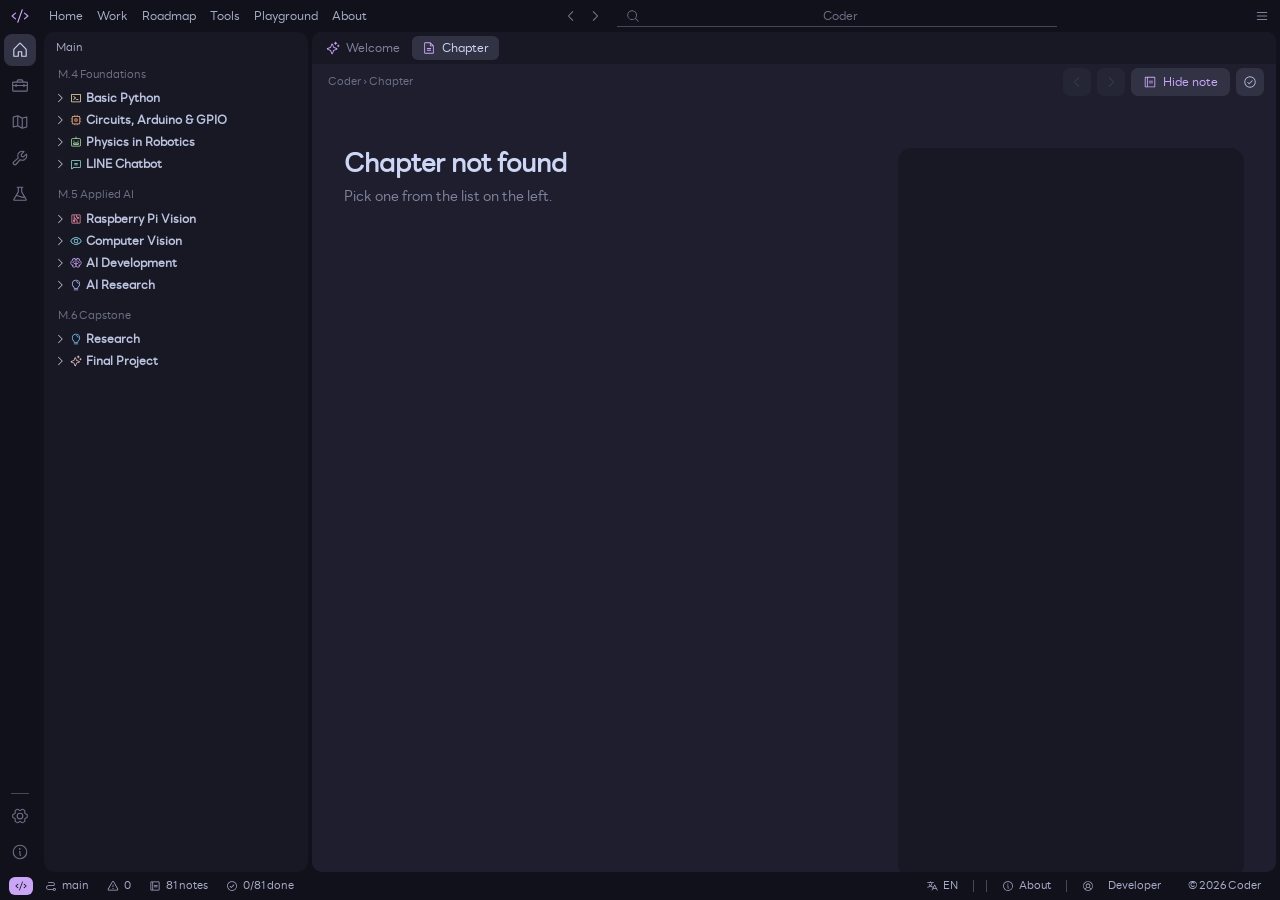
<file: chapter.html>
<!doctype html>
<html lang="en">
<head>
<meta charset="utf-8">
<meta name="viewport" content="width=device-width,initial-scale=1">
<script>if (/^\/m\d\//.test(location.pathname)) document.write('<base href="/">');</script>
<title>Chapter · Coder</title>
<meta name="description" content="A chapter of the notes.">
<meta name="theme-color" content="#11111b">
<meta name="color-scheme" content="dark">
<link rel="icon" href="/favicon.svg" type="image/svg+xml">
<link rel="apple-touch-icon" href="/apple-touch-icon.png">
<link rel="canonical" href="https://learnc0de.vercel.app/">
<meta property="og:type" content="website">
<meta property="og:site_name" content="Coder">
<meta property="og:title" content="Chapter · Coder">
<meta property="og:description" content="A chapter of the notes.">
<meta property="og:url" content="https://learnc0de.vercel.app/chapter">
<meta property="og:image" content="https://learnc0de.vercel.app/assets/og-chapter.png">
<meta property="og:image:width" content="1200">
<meta property="og:image:height" content="630">
<meta name="twitter:card" content="summary_large_image">
<meta name="twitter:title" content="Chapter · Coder">
<meta name="twitter:description" content="A chapter of the notes.">
<meta name="twitter:image" content="https://learnc0de.vercel.app/assets/og-chapter.png">
<link rel="preload" href="assets/fonts/lineseedsansth_rg.woff2" as="font" type="font/woff2" crossorigin>
<link rel="stylesheet" href="style.css">
</head>
<body data-page="chapter">

  <main class="ed">
    <div class="tabs" role="tablist"><div class="tab on" id="ctab" role="tab" aria-selected="true"><svg class="i"><use href="#i-file-text"/></svg><span>Chapter</span></div></div>
    <div class="crumb crow"><span id="ccrumb">Coder › Chapter</span><span class="crr"><a class="ntg ic off" id="tprev" data-tip="Previous topic"><svg class="i"><use href="#i-caret-left"/></svg></a><a class="ntg ic off" id="tnext" data-tip="Next topic"><svg class="i"><use href="#i-caret-right"/></svg></a><button class="ntg on" id="ntoggle" type="button" data-tip="Show or hide your note"><svg class="i"><use href="#i-notebook"/></svg><span>Hide note</span></button><button class="ntg ic" id="topmark" type="button" data-tip="Mark as done"><svg class="i"><use href="#i-check-circle"/></svg></button></span></div>
    <div class="view cview">
      <div class="chap" id="chap">
        <article class="lesson" id="lesson"></article>
        <aside class="notepane" id="notepane" aria-label="Your note"></aside>
      </div>
    </div>
  </main>

<script src="shell.js"></script>
<script src="md.js"></script>
<script src="noteeditor.js"></script>
<script src="widgets2.js"></script>
<script src="widgets3.js"></script>
<script src="chapter.js"></script>
</body>
</html>
</file>
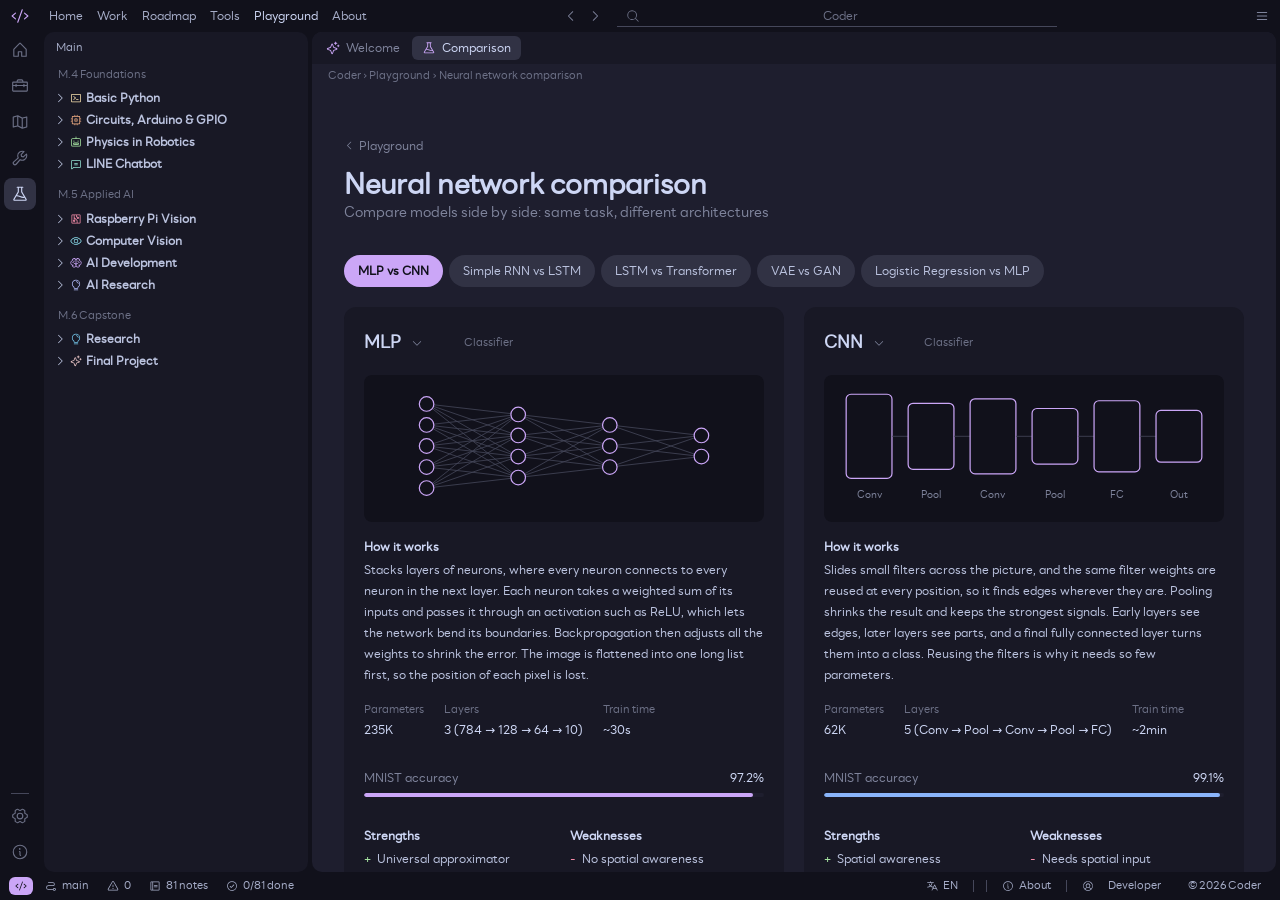
<file: compare.html>
<!doctype html>
<html lang="en">
<head>
<meta charset="utf-8">
<meta name="viewport" content="width=device-width,initial-scale=1">
<title>Neural network comparison · Coder</title>
<meta name="description" content="Compare two types of model side by side: MLP, CNN, LSTM, Transformer, GAN and more, by size, speed and accuracy.">
<meta name="theme-color" content="#11111b">
<meta name="color-scheme" content="dark">
<link rel="icon" href="/favicon.svg" type="image/svg+xml">
<link rel="apple-touch-icon" href="/apple-touch-icon.png">
<link rel="canonical" href="https://learnc0de.vercel.app/compare">
<meta property="og:type" content="website">
<meta property="og:site_name" content="Coder">
<meta property="og:title" content="Neural network comparison · Coder">
<meta property="og:description" content="Compare two types of model side by side by size, speed and accuracy.">
<meta property="og:url" content="https://learnc0de.vercel.app/compare">
<link rel="preload" href="assets/fonts/lineseedsansth_rg.woff2" as="font" type="font/woff2" crossorigin>
<link rel="stylesheet" href="style.css">
</head>
<body data-page="playground">

  <main class="ed">
    <div class="tabs" role="tablist"><div class="tab on" role="tab" aria-selected="true"><svg class="i"><use href="#i-flask"/></svg>Comparison</div></div>
    <div class="crumb">Coder › <a href="playground.html">Playground</a> › Neural network comparison</div>
    <div class="view">
      <div class="welcome wide">
        <a class="pback" href="playground.html"><svg class="i"><use href="#i-caret-left"/></svg>Playground</a>
        <h1>Neural network comparison</h1>
        <p class="lead">Compare models side by side: same task, different architectures</p>

        <div class="apre" id="ar-pre"></div>
        <div class="acards">
          <section class="acard a" id="ar-ca"></section>
          <section class="acard b" id="ar-cb"></section>
        </div>

        <section class="ahead">
          <h3>Key takeaway</h3>
          <p id="ar-take"></p>
          <h4>Head-to-head</h4>
          <div id="ar-head"></div>
          <h4>About the data</h4>
          <p class="adata">MNIST is the classic test of 70,000 handwritten digits. The figures follow the EASE AI comparison arena. Treat every number as a guide: your own results will differ with the settings you choose.</p>
          <div class="alinks">
            <a href="https://en.wikipedia.org/wiki/MNIST_database" target="_blank" rel="noopener">MNIST database on Wikipedia<svg class="i"><use href="#i-arrow-up-right"/></svg></a>
            <a href="http://yann.lecun.com/exdb/mnist/" target="_blank" rel="noopener">The original MNIST page (Yann LeCun)<svg class="i"><use href="#i-arrow-up-right"/></svg></a>
            <a href="https://www.kaggle.com/c/digit-recognizer" target="_blank" rel="noopener">Digit Recognizer on Kaggle<svg class="i"><use href="#i-arrow-up-right"/></svg></a>
            <a href="https://github.com/cvdfoundation/mnist" target="_blank" rel="noopener">MNIST mirror on GitHub<svg class="i"><use href="#i-arrow-up-right"/></svg></a>
            <a href="https://ease-ai.academy/arena" target="_blank" rel="noopener">EASE AI comparison arena (source of the figures)<svg class="i"><use href="#i-arrow-up-right"/></svg></a>
          </div>
        </section>
      </div>
    </div>
  </main>

<script src="shell.js"></script>
<script src="compare.js"></script>
</body>
</html>
</file>
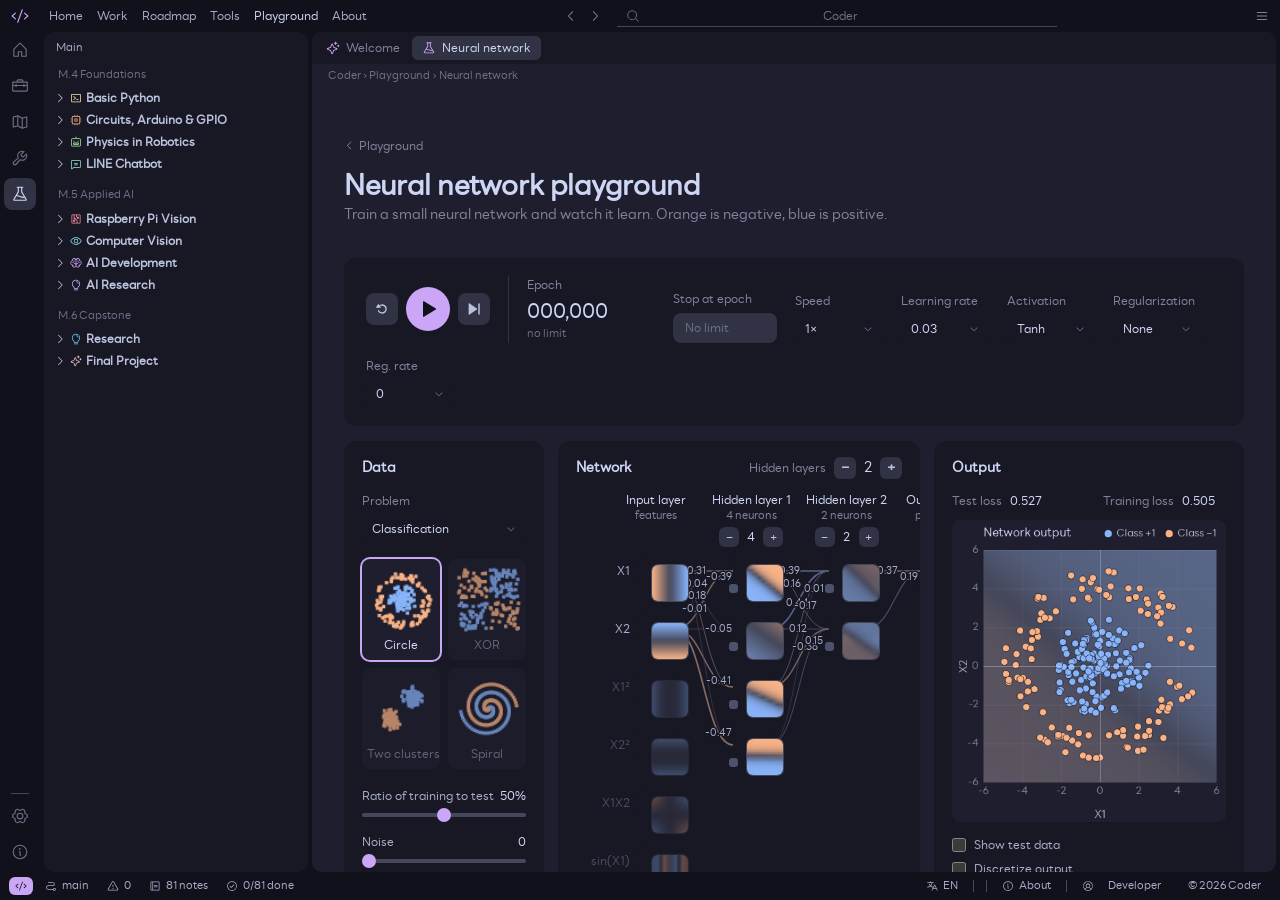
<file: neural-playground.html>
<!doctype html>
<html lang="en">
<head>
<meta charset="utf-8">
<meta name="viewport" content="width=device-width,initial-scale=1">
<title>Neural network playground · Coder</title>
<meta name="description" content="Train a small neural network in your browser and watch it learn: pick data, features, layers and settings.">
<meta name="theme-color" content="#11111b">
<meta name="color-scheme" content="dark">
<link rel="icon" href="/favicon.svg" type="image/svg+xml">
<link rel="apple-touch-icon" href="/apple-touch-icon.png">
<link rel="canonical" href="https://learnc0de.vercel.app/neural-playground">
<meta property="og:type" content="website">
<meta property="og:site_name" content="Coder">
<meta property="og:title" content="Neural network playground · Coder">
<meta property="og:description" content="Train a small neural network in your browser and watch it learn.">
<meta property="og:url" content="https://learnc0de.vercel.app/neural-playground">
<link rel="preload" href="assets/fonts/lineseedsansth_rg.woff2" as="font" type="font/woff2" crossorigin>
<link rel="stylesheet" href="style.css">
</head>
<body data-page="playground">

  <main class="ed">
    <div class="tabs" role="tablist"><div class="tab on" role="tab" aria-selected="true"><svg class="i"><use href="#i-flask"/></svg>Neural network</div></div>
    <div class="crumb">Coder › <a href="playground.html">Playground</a> › Neural network</div>
    <div class="view">
      <div class="welcome wide pg">
        <a class="pback" href="playground.html"><svg class="i"><use href="#i-caret-left"/></svg>Playground</a>
        <h1>Neural network playground</h1>
        <p class="lead">Train a small neural network and watch it learn. Orange is negative, blue is positive.</p>

        <div class="pgbar">
          <div class="pgbtns"><button class="pgb" id="pg-reset" title="Reset" aria-label="Reset"><svg class="i"><use href="#i-reset"/></svg></button>
          <button class="pgb big" id="pg-play" title="Play" aria-label="Play or pause"><svg class="i"><use href="#i-play"/></svg></button>
          <button class="pgb" id="pg-step" title="Step one epoch" aria-label="Step"><svg class="i"><use href="#i-skip-forward"/></svg></button></div>
          <div class="pgf ep"><span>Epoch</span><b id="pg-iter">000,000</b><small id="pg-lim">no limit</small></div>
          <label class="pgf"><span>Stop at epoch</span><input id="pg-max" class="pgn" type="number" min="0" step="100" inputmode="numeric" placeholder="No limit"></label>
          <label class="pgf"><span>Speed</span><select id="pg-speed"></select></label>
          <label class="pgf"><span>Learning rate</span><select id="pg-lr"></select></label>
          <label class="pgf"><span>Activation</span><select id="pg-act"></select></label>
          <label class="pgf"><span>Regularization</span><select id="pg-reg"></select></label>
          <label class="pgf"><span>Reg. rate</span><select id="pg-rr"></select></label>
        </div>

        <div class="pggrid">
          <section class="pgc">
            <h3>Data</h3>
            <label class="pgf"><span>Problem</span><select id="pg-prob"></select></label>
            <div class="pgsets" id="pg-sets"></div>
            <label class="pgr"><span>Ratio of training to test <b><output id="pg-train-v"></output>%</b></span><input type="range" id="pg-train" min="10" max="90" step="10"></label>
            <label class="pgr"><span>Noise <b><output id="pg-noise-v"></output></b></span><input type="range" id="pg-noise" min="0" max="50" step="5"></label>
            <label class="pgr"><span>Batch size <b><output id="pg-batch-v"></output></b></span><input type="range" id="pg-batch" min="1" max="30" step="1"></label>
            <button class="pgtxt" id="pg-regen"><svg class="i"><use href="#i-reset"/></svg>Regenerate data</button>
          </section>

          <section class="pgc pgnet">
            <h3>Network<span class="sp"></span><span class="dim">Hidden layers</span>
              <button class="pgs" id="pg-lminus" aria-label="Remove a hidden layer">−</button>
              <b id="pg-layers">2</b>
              <button class="pgs" id="pg-lplus" aria-label="Add a hidden layer">+</button>
            </h3>
            <div id="pg-net" class="pgnetbox"></div>
            <div class="pgkey">
              <span>Weight <i class="bar"></i> <em>negative to positive</em></span>
              <span><i class="thin"></i><i class="thick"></i> Thicker line means a larger weight</span>
              <span><i class="sq"></i> Small square is the neuron's bias</span>
            </div>
            <div class="pgtip" id="pg-tip" hidden></div>
            <div class="pgedit" id="pg-edit" hidden><input type="text" inputmode="decimal" aria-label="Weight"></div>
          </section>

          <section class="pgc">
            <h3>Output</h3>
            <div class="pgloss"><span>Test loss <b id="pg-le">0.000</b></span><span>Training loss <b id="pg-lt">0.000</b></span></div>
            <canvas id="pg-main" width="400" height="442"></canvas>
            <div class="pgchk">
              <label><input type="checkbox" id="pg-test">Show test data</label>
              <label><input type="checkbox" id="pg-disc">Discretize output</label>
              <label><input type="checkbox" id="pg-wv" checked>Show weight values on lines</label>
            </div>
            <div class="pgleg"><span><i style="background:#89b4fa"></i>Training loss</span><span><i style="background:#fab387"></i>Test loss</span></div>
            <canvas id="pg-chart" width="640" height="340"></canvas>
          </section>
        </div>

        <p class="note wide pgcredit">Hover a neuron to see what it detects on the big picture. Click a feature to turn it on or off. Click a line to type in a weight. Simulation based on <a href="https://github.com/tensorflow/playground" target="_blank" rel="noopener">TensorFlow Playground</a> by Daniel Smilkov and Shan Carter, Apache 2.0.</p>
      </div>
    </div>
  </main>

<script src="shell.js"></script>
<script src="playground.js"></script>
</body>
</html>
</file>
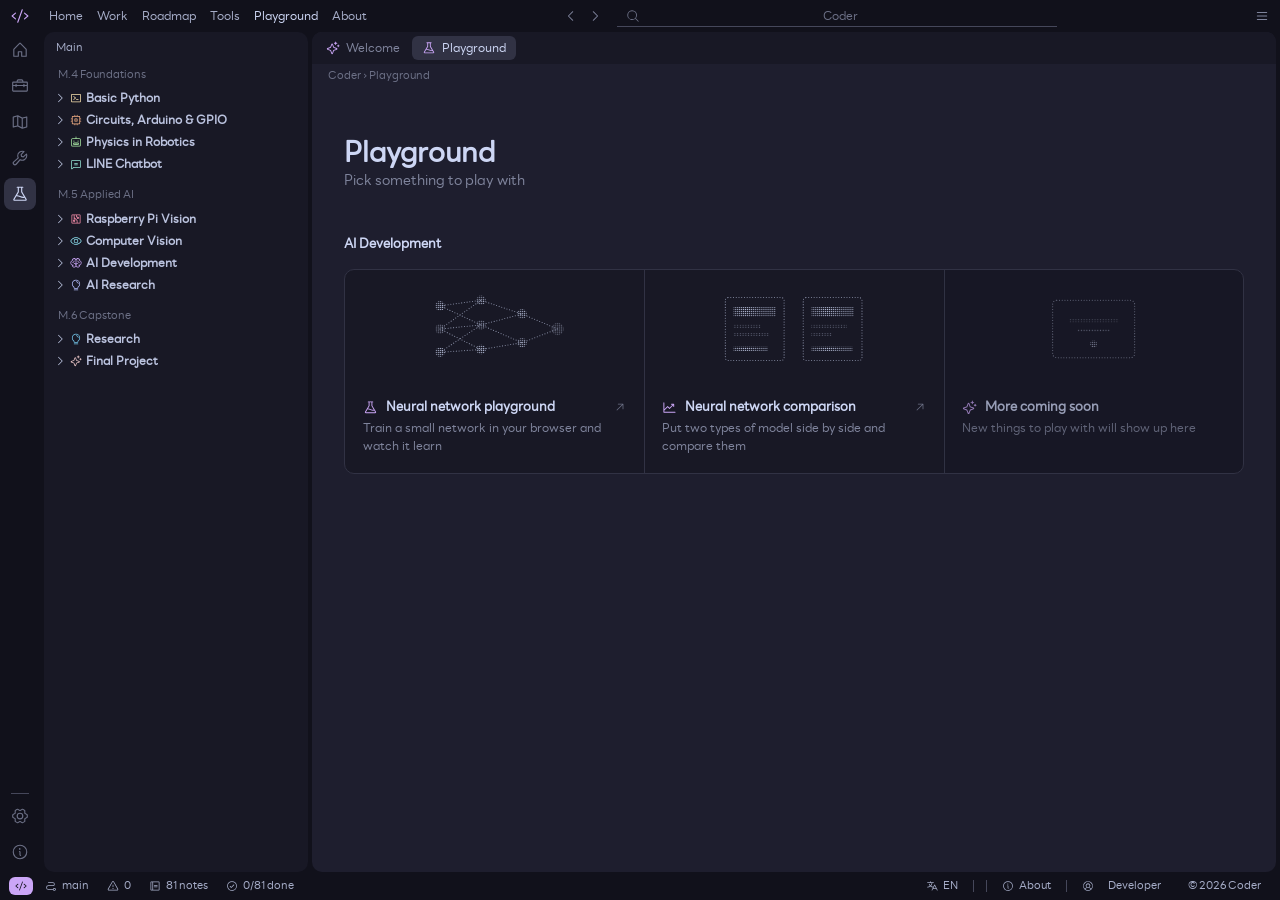
<file: playground.html>
<!doctype html>
<html lang="en">
<head>
<meta charset="utf-8">
<meta name="viewport" content="width=device-width,initial-scale=1">
<title>Playground · Coder</title>
<meta name="description" content="Things to play with: train a small neural network in your browser, or compare two types of model side by side.">
<meta name="theme-color" content="#11111b">
<meta name="color-scheme" content="dark">
<link rel="icon" href="/favicon.svg" type="image/svg+xml">
<link rel="apple-touch-icon" href="/apple-touch-icon.png">
<link rel="canonical" href="https://learnc0de.vercel.app/playground">
<meta property="og:type" content="website">
<meta property="og:site_name" content="Coder">
<meta property="og:title" content="Playground · Coder">
<meta property="og:description" content="Train a small neural network in your browser, or compare two types of model side by side.">
<meta property="og:url" content="https://learnc0de.vercel.app/playground">
<link rel="preload" href="assets/fonts/lineseedsansth_rg.woff2" as="font" type="font/woff2" crossorigin>
<link rel="stylesheet" href="style.css">
</head>
<body data-page="playground">

  <main class="ed">
    <div class="tabs" role="tablist"><div class="tab on" role="tab" aria-selected="true"><svg class="i"><use href="#i-flask"/></svg>Playground</div></div>
    <div class="crumb">Coder › Playground</div>
    <div class="view">
      <div class="welcome wide">
        <h1>Playground</h1>
        <p class="lead">Pick something to play with</p>

        <h3 class="wh">AI Development</h3>
        <div class="deco gal hub">
          <a href="neural-playground.html">
            <svg class="art" viewBox="0 0 240 120" aria-hidden="true">
              <path class="ds" d="M40 26 L100 18 M40 26 L100 54 M40 60 L100 18 M40 60 L100 54 M40 60 L100 90 M40 94 L100 54 M40 94 L100 90 M100 18 L160 38 M100 54 L160 38 M100 54 L160 80 M100 90 L160 80 M160 38 L212 60 M160 80 L212 60"/>
              <circle cx="40" cy="26" r="7" fill="url(#dots2)"/><circle cx="40" cy="60" r="7" fill="url(#dots2)"/><circle cx="40" cy="94" r="7" fill="url(#dots2)"/>
              <circle cx="100" cy="18" r="7" fill="url(#dots2)"/><circle cx="100" cy="54" r="7" fill="url(#dots2)"/><circle cx="100" cy="90" r="7" fill="url(#dots2)"/>
              <circle cx="160" cy="38" r="7" fill="url(#dots2)"/><circle cx="160" cy="80" r="7" fill="url(#dots2)"/>
              <circle class="pulse" cx="212" cy="60" r="9" fill="url(#dots2)"/>
            </svg>
            <h4><svg class="i"><use href="#i-flask"/></svg>Neural network playground<svg class="i go"><use href="#i-arrow-up-right"/></svg></h4>
            <p>Train a small network in your browser and watch it learn</p>
          </a>
          <a href="compare.html">
            <svg class="art" viewBox="0 0 240 120" aria-hidden="true">
              <rect class="ds" x="20" y="14" width="86" height="92" rx="4"/><rect class="ds" x="134" y="14" width="86" height="92" rx="4"/>
              <rect x="32" y="28" width="62" height="14" fill="url(#dots2)"/><rect x="146" y="28" width="62" height="14" fill="url(#dots2)"/>
              <rect x="32" y="54" width="40" height="4" fill="url(#dots)"/><rect x="146" y="54" width="52" height="4" fill="url(#dots)"/>
              <rect x="32" y="66" width="52" height="4" fill="url(#dots)"/><rect x="146" y="66" width="30" height="4" fill="url(#dots)"/>
              <rect x="32" y="86" width="50" height="6" fill="url(#dots2)"/><rect class="pulse" x="146" y="86" width="60" height="6" fill="url(#dots2)"/>
            </svg>
            <h4><svg class="i"><use href="#i-chart-line-up"/></svg>Neural network comparison<svg class="i go"><use href="#i-arrow-up-right"/></svg></h4>
            <p>Put two types of model side by side and compare them</p>
          </a>
          <div class="soon">
            <svg class="art" viewBox="0 0 240 120" aria-hidden="true">
              <rect class="ds" x="60" y="18" width="120" height="84" rx="6"/>
              <rect x="84" y="46" width="72" height="4" fill="url(#dots)"/><rect x="96" y="60" width="48" height="4" fill="url(#dots)"/>
              <circle class="pulse" cx="120" cy="82" r="5" fill="url(#dots2)"/>
            </svg>
            <h4><svg class="i"><use href="#i-sparkle"/></svg>More coming soon</h4>
            <p>New things to play with will show up here</p>
          </div>
        </div>
      </div>
    </div>
  </main>

<script src="shell.js"></script>
</body>
</html>
</file>
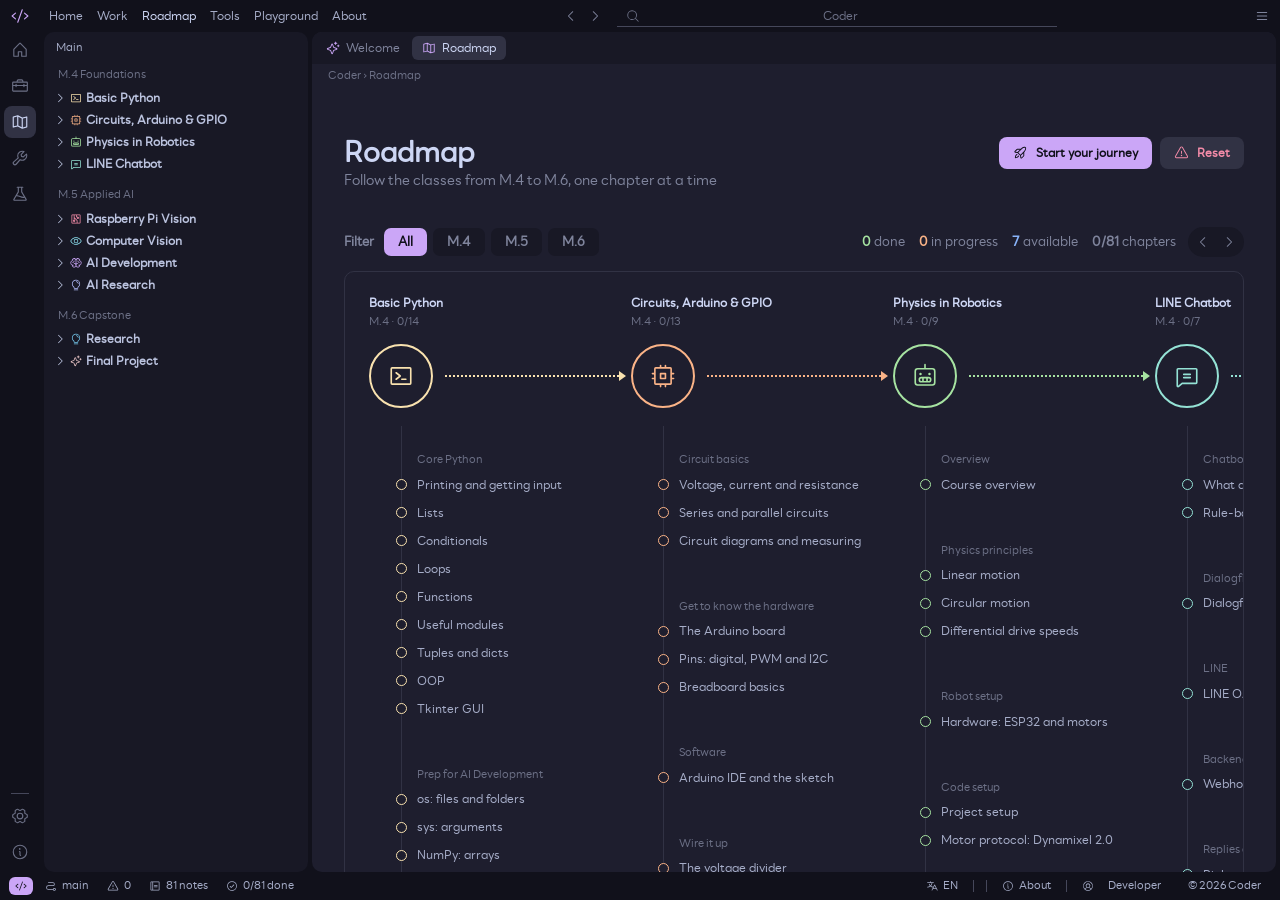
<file: roadmap.html>
<!doctype html>
<html lang="en">
<head>
<meta charset="utf-8">
<meta name="viewport" content="width=device-width,initial-scale=1">
<title>Roadmap · Coder</title>
<meta name="description" content="Every class in order, from M.4 to M.6, with the chapters inside each one.">
<meta name="theme-color" content="#11111b">
<meta name="color-scheme" content="dark">
<link rel="icon" href="/favicon.svg" type="image/svg+xml">
<link rel="apple-touch-icon" href="/apple-touch-icon.png">
<link rel="canonical" href="https://learnc0de.vercel.app/roadmap">
<meta property="og:type" content="website">
<meta property="og:site_name" content="Coder">
<meta property="og:title" content="Roadmap · Coder">
<meta property="og:description" content="Every class in order, from M.4 to M.6, with the chapters inside each one.">
<meta property="og:url" content="https://learnc0de.vercel.app/roadmap">
<meta property="og:image" content="https://learnc0de.vercel.app/assets/og-roadmap.png">
<meta property="og:image:width" content="1200">
<meta property="og:image:height" content="630">
<meta name="twitter:card" content="summary_large_image">
<meta name="twitter:title" content="Roadmap · Coder">
<meta name="twitter:description" content="Every class in order, from M.4 to M.6, with the chapters inside each one.">
<meta name="twitter:image" content="https://learnc0de.vercel.app/assets/og-roadmap.png">
<link rel="preload" href="assets/fonts/lineseedsansth_rg.woff2" as="font" type="font/woff2" crossorigin>
<link rel="stylesheet" href="style.css">
</head>
<body data-page="roadmap">

  <main class="ed">
    <div class="tabs" role="tablist"><div class="tab on" role="tab" aria-selected="true"><svg class="i"><use href="#i-map-trifold"/></svg>Roadmap</div></div>
    <div class="crumb">Coder › Roadmap</div>
    <div class="view">
      <div class="welcome wide road">
        <div class="rh">
          <div>
            <h1>Roadmap</h1>
            <p class="lead">Follow the classes from M.4 to M.6, one chapter at a time</p>
          </div>
          <div class="rhact">
            <a class="btn" id="start" href="#"><svg class="i"><use href="#i-rocket-launch"/></svg><span>Start your journey</span></a>
            <button class="btn ghost danger" id="reset" type="button"><svg class="i"><use href="#i-warning"/></svg><span>Reset</span></button>
          </div>
        </div>

        <div class="modalbg" id="resetbg" hidden>
          <div class="modal" role="alertdialog" aria-label="Reset progress">
            <div class="modalic"><svg class="i"><use href="#i-warning"/></svg></div>
            <h3>Reset all progress?</h3>
            <p>Every chapter you have marked done gets unmarked. This cannot be undone.</p>
            <div class="modalact">
              <button class="btn ghost" id="resetcancel" type="button">Cancel</button>
              <button class="btn danger" id="resetok" type="button">Reset progress</button>
            </div>
          </div>
        </div>

        <div class="pfilterrow">
          <div class="yrfilter" id="yrfilter"><b>Filter</b><button class="on" data-yr="">All</button></div>
          <div class="pstats">
            <span><b id="s-done" style="color:var(--green)">0</b> done</span>
            <span><b id="s-prog" style="color:var(--peach)">0</b> in progress</span>
            <span><b id="s-avail" style="color:var(--blue)">0</b> available</span>
            <span><b id="s-ch">0/0</b> chapters</span>
          </div>
          <div class="pscroll">
            <button class="ib" id="pprev" type="button" aria-label="Scroll left" title="Scroll left"><svg class="i"><use href="#i-caret-left"/></svg></button>
            <button class="ib" id="pnext" type="button" aria-label="Scroll right" title="Scroll right"><svg class="i"><use href="#i-caret-right"/></svg></button>
          </div>
        </div>
        <div class="pathwrap" id="pathwrap"><div class="path" id="path"></div></div>
        <p class="note wide" style="margin-top:14px">Your progress saves in this browser. You will be able to tick chapters off once the chapter pages are in.</p>
      </div>
    </div>
  </main>

<script src="shell.js"></script>
<script>
// the class list and the chapter slugs come from shell.js, so the roadmap and the Main tree always agree
const doneSet = new Set(load('coder:done') || []);
let nDone = 0, nTotal = 0, cDone = 0, cProg = 0, cAvail = 0;
$('#path').innerHTML = notes.map(([g, ic, c, ns, yr]) => {
  const real = ns.filter(n => !n.startsWith('# ') && n !== 'Coming soon');
  const soon = !real.length;
  const got = real.filter(n => doneSet.has(slug(g) + '/' + slug(n))).length;
  nTotal += real.length; nDone += got;
  const state = soon ? 'soon' : got === real.length ? 'done' : got ? 'prog' : 'avail';
  if (state === 'done') cDone++; else if (state === 'prog') cProg++; else if (state === 'avail') cAvail++;
  const items = ns.map(n => n.startsWith('# ') ? `<li class="sec">${esc(n.slice(2))}</li>`
    : n === 'Coming soon' ? '<li class="soonli">Coming soon</li>'
    : `<li><a class="ch${doneSet.has(slug(g) + '/' + slug(n)) ? ' on' : ''}" href="${href(g, n)}" title="${esc(n)}"><i></i><span>${esc(n)}</span></a></li>`).join('');
  return `<div class="mod ${state}" data-g="${esc(g)}" data-yr="${esc(yr.split(' ')[0])}" style="--c:var(--${c})"><div class="mh"><b>${esc(g)}</b><span>${yr.split(' ')[0]}${soon ? '' : ' · ' + got + '/' + real.length}</span></div><div class="ring">${icon(ic)}${state === 'done' ? icon('check-circle').replace('class="i"', 'class="i ck"') : ''}</div><ul class="chs">${items}</ul></div>`;
}).join('');

// filter tabs: one per year found in the path, "All" first; clicking shows only that year's modules
const yrs = [...new Set(notes.map(([,,,,yr]) => yr.split(' ')[0]))];
$('#yrfilter').insertAdjacentHTML('beforeend', yrs.map(y => `<button data-yr="${esc(y)}">${esc(y)}</button>`).join(''));
$('#yrfilter').onclick = e => {
  const b = e.target.closest('button'); if (!b) return;
  $$('#yrfilter button').forEach(x => x.classList.toggle('on', x === b));
  $$('.mod').forEach(m => m.classList.toggle('hide', !!b.dataset.yr && m.dataset.yr !== b.dataset.yr));
  const shown = $$('.mod:not(.hide)');
  shown.forEach((m, i) => m.classList.toggle('nolink', i === shown.length - 1));
};
$('#s-done').textContent = cDone; $('#s-prog').textContent = cProg; $('#s-avail').textContent = cAvail;
$('#s-ch').textContent = nDone + '/' + nTotal;

// the button jumps to the first chapter you have not done yet
const next = all.find(x => !doneSet.has(slug(x.g) + '/' + slug(x.n)));
const startBtn = $('#start');
if (!next) startBtn.hidden = true;
else {
  if (nDone) startBtn.querySelector('span').textContent = 'Continue learning';
  startBtn.href = href(next.g, next.n);
}
const resetbg = $('#resetbg');
$('#reset').onclick = () => resetbg.hidden = false;
$('#resetcancel').onclick = () => resetbg.hidden = true;
resetbg.onclick = e => { if (e.target === resetbg) resetbg.hidden = true; };
$('#resetok').onclick = () => { localStorage.removeItem('coder:done'); location.reload(); };

// manual scroll of the path graph, one module-width per click
const pathwrap = $('#pathwrap');
$('#pprev').onclick = () => pathwrap.scrollBy({ left: -280, behavior: 'smooth' });
$('#pnext').onclick = () => pathwrap.scrollBy({ left: 280, behavior: 'smooth' });
</script>
</body>
</html>
</file>
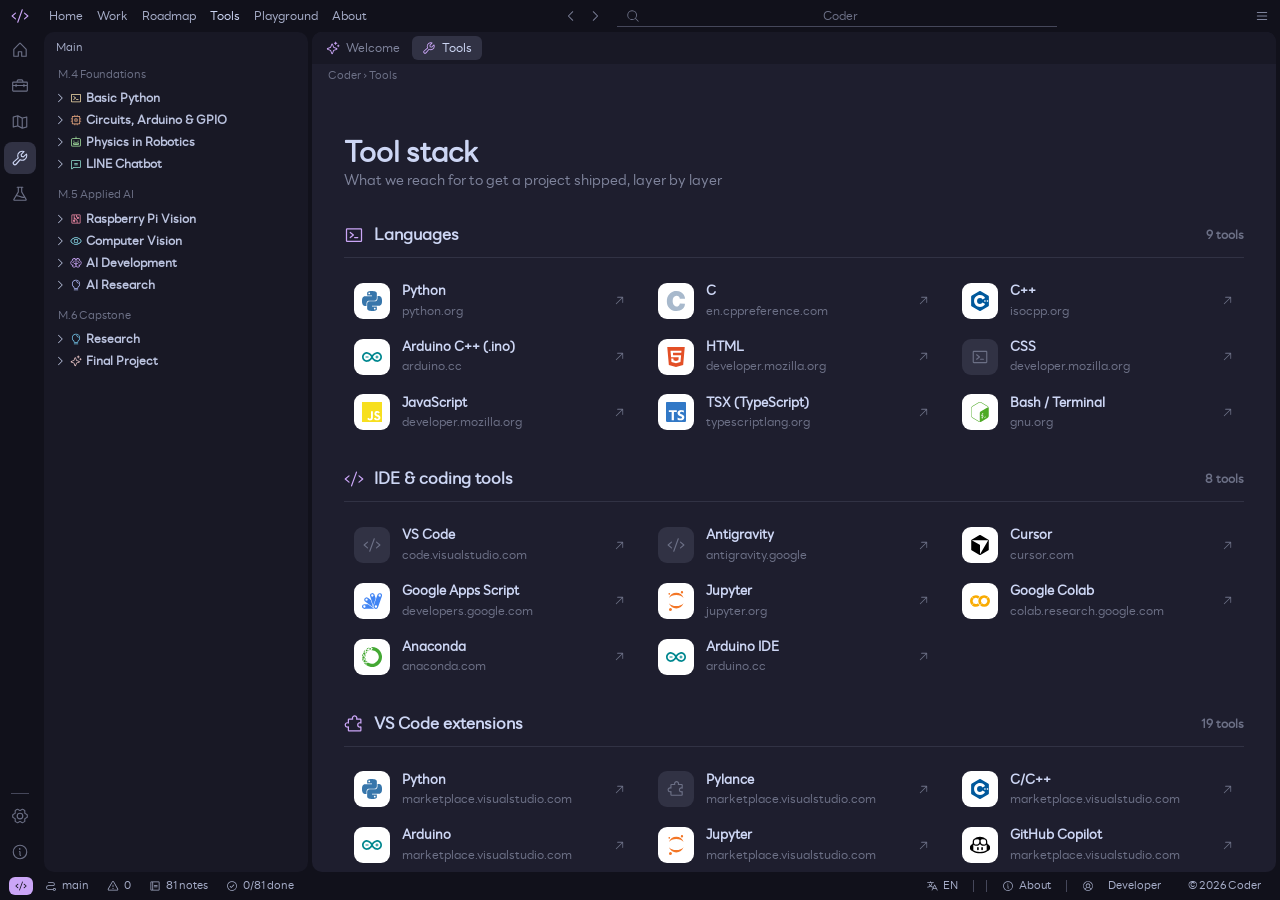
<file: tools.html>
<!doctype html>
<html lang="en">
<head>
<meta charset="utf-8">
<meta name="viewport" content="width=device-width,initial-scale=1">
<title>Tools · Coder</title>
<meta name="description" content="The tool stack this major reaches for to get a project shipped.">
<meta name="theme-color" content="#11111b">
<meta name="color-scheme" content="dark">
<link rel="icon" href="/favicon.svg" type="image/svg+xml">
<link rel="apple-touch-icon" href="/apple-touch-icon.png">
<link rel="canonical" href="https://learnc0de.vercel.app/tools">
<meta property="og:type" content="website">
<meta property="og:site_name" content="Coder">
<meta property="og:title" content="Tools · Coder">
<meta property="og:description" content="The tool stack this major reaches for to get a project shipped.">
<meta property="og:url" content="https://learnc0de.vercel.app/tools">
<meta property="og:image" content="https://learnc0de.vercel.app/assets/og-tools.png">
<meta property="og:image:width" content="1200">
<meta property="og:image:height" content="630">
<meta name="twitter:card" content="summary_large_image">
<meta name="twitter:title" content="Tools · Coder">
<meta name="twitter:description" content="The tool stack this major reaches for to get a project shipped.">
<meta name="twitter:image" content="https://learnc0de.vercel.app/assets/og-tools.png">
<link rel="preload" href="assets/fonts/lineseedsansth_rg.woff2" as="font" type="font/woff2" crossorigin>
<link rel="stylesheet" href="style.css">
</head>
<body data-page="tools">

  <main class="ed">
    <div class="tabs" role="tablist"><div class="tab on" role="tab" aria-selected="true"><svg class="i"><use href="#i-wrench"/></svg>Tools</div></div>
    <div class="crumb">Coder › Tools</div>
    <div class="view">
      <div class="welcome wide">
        <h1>Tool stack</h1>
        <p class="lead">What we reach for to get a project shipped, layer by layer</p>

        <div class="tlist" id="tlist"></div>
      </div>
    </div>
  </main>

<script src="shell.js"></script>
<script>
// each tool is [name, url, logo-file-in-assets/tools (or null to fall back to the category icon)]
const TOOLS = [
  ['terminal-window', 'Languages', [
    ['Python', 'https://www.python.org/', 'python.svg'], ['C', 'https://en.cppreference.com/w/c', 'c.svg'], ['C++', 'https://isocpp.org/', 'cplusplus.svg'],
    ['Arduino C++ (.ino)', 'https://www.arduino.cc/reference/en/', 'arduino.svg'], ['HTML', 'https://developer.mozilla.org/en-US/docs/Web/HTML', 'html5.svg'],
    ['CSS', 'https://developer.mozilla.org/en-US/docs/Web/CSS', null], ['JavaScript', 'https://developer.mozilla.org/en-US/docs/Web/JavaScript', 'javascript.svg'],
    ['TSX (TypeScript)', 'https://www.typescriptlang.org/', 'typescript.svg'], ['Bash / Terminal', 'https://www.gnu.org/software/bash/', 'gnubash.svg'],
  ]],
  ['code', 'IDE & coding tools', [
    ['VS Code', 'https://code.visualstudio.com/', null], ['Antigravity', 'https://antigravity.google/', null], ['Cursor', 'https://cursor.com/', 'cursor.svg'],
    ['Google Apps Script', 'https://developers.google.com/apps-script', 'googleappsscript.svg'], ['Jupyter', 'https://jupyter.org/', 'jupyter.svg'],
    ['Google Colab', 'https://colab.research.google.com/', 'googlecolab.svg'], ['Anaconda', 'https://www.anaconda.com/', 'anaconda.svg'], ['Arduino IDE', 'https://www.arduino.cc/en/software', 'arduino.svg'],
  ]],
  ['puzzle-piece', 'VS Code extensions', [
    ['Python', 'https://marketplace.visualstudio.com/items?itemName=ms-python.python', 'python.svg'],
    ['Pylance', 'https://marketplace.visualstudio.com/items?itemName=ms-python.vscode-pylance', null],
    ['C/C++', 'https://marketplace.visualstudio.com/items?itemName=ms-vscode.cpptools', 'cplusplus.svg'],
    ['Arduino', 'https://marketplace.visualstudio.com/items?itemName=vsciot-vscode.vscode-arduino', 'arduino.svg'],
    ['Jupyter', 'https://marketplace.visualstudio.com/items?itemName=ms-toolsai.jupyter', 'jupyter.svg'],
    ['GitHub Copilot', 'https://marketplace.visualstudio.com/items?itemName=GitHub.copilot', 'githubcopilot.svg'],
    ['GitLens', 'https://marketplace.visualstudio.com/items?itemName=eamodio.gitlens', null],
    ['ESLint', 'https://marketplace.visualstudio.com/items?itemName=dbaeumer.vscode-eslint', 'eslint.svg'],
    ['Prettier', 'https://marketplace.visualstudio.com/items?itemName=esbenp.prettier-vscode', 'prettier.svg'],
    ['Live Server', 'https://marketplace.visualstudio.com/items?itemName=ritwickdey.LiveServer', null],
    ['Tailwind CSS IntelliSense', 'https://marketplace.visualstudio.com/items?itemName=bradlc.vscode-tailwindcss', 'tailwindcss.svg'],
    ['Docker', 'https://marketplace.visualstudio.com/items?itemName=ms-azuretools.vscode-docker', 'docker.svg'],
    ['Remote - SSH', 'https://marketplace.visualstudio.com/items?itemName=ms-vscode-remote.remote-ssh', null],
    ['Thunder Client', 'https://marketplace.visualstudio.com/items?itemName=rangav.vscode-thunder-client', null],
    ['GitHub Theme', 'https://marketplace.visualstudio.com/items?itemName=GitHub.github-vscode-theme', 'github.svg'],
    ['Catppuccin', 'https://marketplace.visualstudio.com/items?itemName=Catppuccin.catppuccin-vsc', null],
    ['One Dark Pro', 'https://marketplace.visualstudio.com/items?itemName=zhuangtongfa.Material-theme', null],
    ['Material Icon Theme', 'https://marketplace.visualstudio.com/items?itemName=PKief.material-icon-theme', null],
    ['Dracula Official', 'https://marketplace.visualstudio.com/items?itemName=dracula-theme.theme-dracula', null],
  ]],
  ['brain', 'AI models & assistants', [
    ['Claude', 'https://claude.ai/', 'claude.svg'], ['Codex', 'https://openai.com/codex/', null], ['Gemini', 'https://gemini.google.com/', 'googlegemini.svg'],
    ['DeepSeek', 'https://www.deepseek.com/', 'deepseek.svg'], ['Qwen', 'https://qwen.ai/', null], ['GitHub Copilot', 'https://github.com/features/copilot', 'githubcopilot.svg'],
    ['Manus', 'https://manus.im/', null], ['Gemma', 'https://ai.google.dev/gemma', null], ['Perplexity', 'https://www.perplexity.ai/', 'perplexity.svg'], ['SciSpace', 'https://scispace.com/', null],
  ]],
  ['eye', 'ML & computer vision', [
    ['TensorFlow', 'https://www.tensorflow.org/', 'tensorflow.svg'], ['PyTorch', 'https://pytorch.org/', 'pytorch.svg'], ['scikit-learn', 'https://scikit-learn.org/', 'scikitlearn.svg'],
    ['YOLO', 'https://www.ultralytics.com/', null], ['OpenCV', 'https://opencv.org/', 'opencv.svg'], ['OpenCV-contrib', 'https://github.com/opencv/opencv_contrib', 'opencv.svg'],
    ['Roboflow', 'https://roboflow.com/', 'roboflow.svg'], ['RPi.GPIO', 'https://pypi.org/project/RPi.GPIO/', 'raspberrypi.svg'], ['rpi_lcd', 'https://pypi.org/project/rpi-lcd/', 'raspberrypi.svg'],
    ['Hugging Face', 'https://huggingface.co/', 'huggingface.svg'], ['NumPy', 'https://numpy.org/', 'numpy.svg'], ['Pandas', 'https://pandas.pydata.org/', 'pandas.svg'],
    ['PyQt5', 'https://pypi.org/project/PyQt5/', 'qt.svg'], ['Tkinter', 'https://docs.python.org/3/library/tkinter.html', null], ['Keras', 'https://keras.io/', 'keras.svg'],
    ['Matplotlib', 'https://matplotlib.org/', null], ['ONNX', 'https://onnx.ai/', 'onnx.svg'], ['NVIDIA CUDA', 'https://developer.nvidia.com/cuda-toolkit', 'nvidia.svg'],
  ]],
  ['hard-drives', 'Cloud & dev platforms', [
    ['Vercel', 'https://vercel.com/', 'vercel.svg'], ['Supabase', 'https://supabase.com/', 'supabase.svg'], ['Google Cloud', 'https://cloud.google.com/', 'googlecloud.svg'],
    ['LINE Developers', 'https://developers.line.biz/', 'line.svg'], ['Google Developers', 'https://developers.google.com/', 'google.svg'],
    ['Google OAuth', 'https://developers.google.com/identity/protocols/oauth2', 'google.svg'], ['Playwright', 'https://playwright.dev/', null],
    ['Meta for Developers', 'https://developers.facebook.com/', 'meta.svg'], ['Kaggle', 'https://www.kaggle.com/', 'kaggle.svg'], ['Git', 'https://git-scm.com/', 'git.svg'],
    ['GitHub', 'https://github.com/', 'github.svg'], ['LeetCode', 'https://leetcode.com/', 'leetcode.svg'], ['HackerRank', 'https://www.hackerrank.com/', 'hackerrank.svg'],
    ['Docker', 'https://www.docker.com/', 'docker.svg'], ['PostgreSQL', 'https://www.postgresql.org/', 'postgresql.svg'], ['Postman', 'https://www.postman.com/', 'postman.svg'],
    ['npm', 'https://www.npmjs.com/', 'npm.svg'], ['Bootstrap', 'https://getbootstrap.com/', 'bootstrap.svg'], ['Stack Overflow', 'https://stackoverflow.com/', 'stackoverflow.svg'],
    ['Flask', 'https://flask.palletsprojects.com/', 'flask.svg'], ['FastAPI', 'https://fastapi.tiangolo.com/', 'fastapi.svg'], ['Firebase', 'https://firebase.google.com/', 'firebase.svg'],
    ['Nginx', 'https://nginx.org/', 'nginx.svg'], ['Linux', 'https://www.linux.org/', 'linux.svg'], ['Ubuntu', 'https://ubuntu.com/', 'ubuntu.svg'],
  ]],
  ['cube', 'Design & 3D', [
    ['Onshape', 'https://www.onshape.com/', null], ['Blender', 'https://www.blender.org/', 'blender.svg'], ['Fusion 360', 'https://www.autodesk.com/products/fusion-360', null],
    ['Figma', 'https://www.figma.com/', 'figma.svg'], ['Canva', 'https://www.canva.com/', null],
  ]],
  ['github-logo', 'GitHub essentials', [
    ['ponytail', 'https://github.com/DietrichGebert/ponytail', null], ['caveman', 'https://github.com/JuliusBrussee/caveman', null],
    ['brag', 'https://github.com/latent-spaces/brag', null], ['superpowers', 'https://github.com/obra/superpowers', null],
    ['MediaPipe', 'https://github.com/google-ai-edge/mediapipe', null], ['T3MP3ST', 'https://github.com/elder-plinius/T3MP3ST', null],
    ['OpenCV', 'https://github.com/opencv/opencv', null], ['Haar Cascades', 'https://github.com/opencv/opencv/tree/master/data/haarcascades', null],
  ]],
  ['flask', 'Research & productivity', [
    ['Google Scholar', 'https://scholar.google.com/', 'googlescholar.svg'], ['Medium', 'https://medium.com/', 'medium.svg'], ['iLovePDF', 'https://www.ilovepdf.com/', null],
    ['Obsidian', 'https://obsidian.md/', 'obsidian.svg'], ['Notion', 'https://www.notion.so/', 'notion.svg'],
  ]],
];
const mark = (ic, logo) => logo ? `<img src="assets/tools/${logo}" alt="" loading="lazy">` : icon(ic);
const host = href => { try { return new URL(href).hostname.replace(/^www\./, ''); } catch { return href; } };
$('#tlist').innerHTML = TOOLS.map(([ic, name, tools]) => `<article class="tcat"><h3>${icon(ic)}<span>${esc(name)}</span><i>${tools.length} tools</i></h3><div class="trows">${tools.map(([t, href, logo]) => `<a class="trow" href="${esc(href)}" target="_blank" rel="noopener"><span class="tri">${mark(ic, logo)}</span><span class="trt"><b>${esc(t)}</b><i>${esc(host(href))}</i></span>${icon('arrow-up-right')}</a>`).join('')}</div></article>`).join('');
</script>
</body>
</html>
</file>
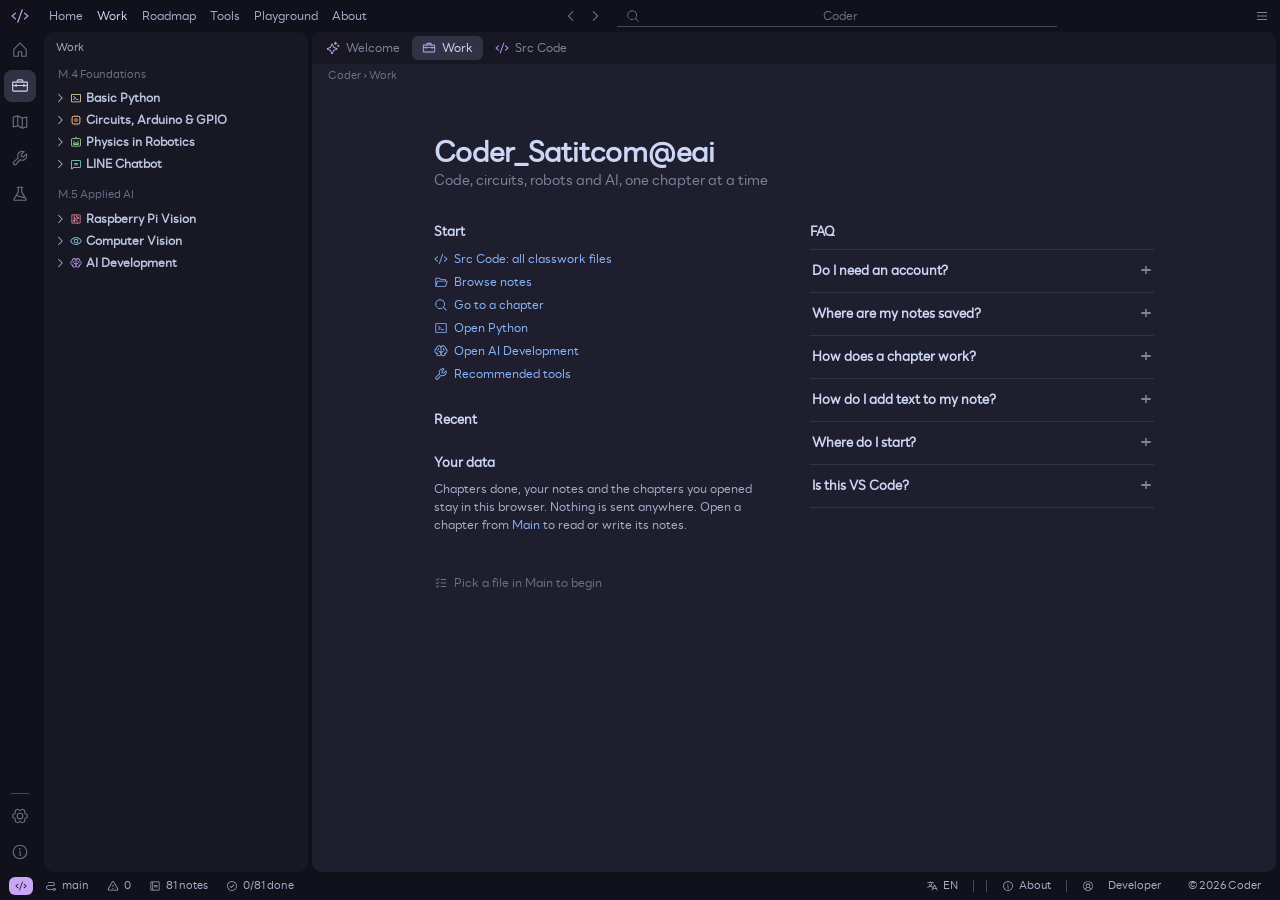
<file: work.html>
<!doctype html>
<html lang="en">
<head>
<meta charset="utf-8">
<meta name="viewport" content="width=device-width,initial-scale=1">
<title>Work · Coder</title>
<meta name="description" content="The code version of each class: the full programs, tools and scripts.">
<meta name="theme-color" content="#11111b">
<meta name="color-scheme" content="dark">
<link rel="icon" href="/favicon.svg" type="image/svg+xml">
<link rel="apple-touch-icon" href="/apple-touch-icon.png">
<link rel="canonical" href="https://learnc0de.vercel.app/work">
<meta property="og:type" content="website">
<meta property="og:site_name" content="Coder">
<meta property="og:title" content="Work · Coder">
<meta property="og:description" content="The code version of each class: the full programs, tools and scripts.">
<meta property="og:url" content="https://learnc0de.vercel.app/work">
<meta property="og:image" content="https://learnc0de.vercel.app/assets/og-work.png">
<meta property="og:image:width" content="1200">
<meta property="og:image:height" content="630">
<meta name="twitter:card" content="summary_large_image">
<meta name="twitter:title" content="Work · Coder">
<meta name="twitter:description" content="The code version of each class: the full programs, tools and scripts.">
<meta name="twitter:image" content="https://learnc0de.vercel.app/assets/og-work.png">
<link rel="preload" href="assets/fonts/lineseedsansth_rg.woff2" as="font" type="font/woff2" crossorigin>
<link rel="stylesheet" href="style.css">
</head>
<body data-page="work">

  <main class="ed">
    <div class="tabs" role="tablist"><a class="tab on" id="wtab" href="#"><svg class="i"><use href="#i-toolbox"/></svg><span>Work</span></a><a class="tab" id="srctab" href="#src"><svg class="i"><use href="#i-code"/></svg><span>Src Code</span></a></div>
    <div class="crumb" id="wcrumb">Coder › Work</div>
    <div class="view">
      <div class="welcome wide" id="wmain"></div>
    </div>
  </main>

<script src="shell.js"></script>
<script src="md.js"></script>
<script src="src.js"></script>
<script src="work.js"></script>
</body>
</html>
</file>
<file: style.css>
/* Catppuccin Mocha, mapped like the Catppuccin VS Code theme */
@font-face{font-family:"LINE Seed";src:url(assets/fonts/lineseedsansth_rg.woff2) format("woff2");font-weight:400;font-display:swap}
:root{
  --crust:#11111b;--mantle:#181825;--base:#1e1e2e;
  --s0:#313244;--s1:#45475a;--o0:#6c7086;--o1:#7f849c;
  --sub0:#a6adc8;--sub1:#bac2de;--text:#cdd6f4;
  --mauve:#cba6f7;--blue:#89b4fa;--green:#a6e3a1;--peach:#fab387;--yellow:#f9e2af;
  --red:#f38ba8;--teal:#94e2d5;--sky:#89dceb;--pink:#f5c2e7;--lavender:#b4befe;--sapphire:#74c7ec;--maroon:#eba0ac;--flamingo:#f2cdcd;
  color-scheme:dark;
}
/* Ivory: a light theme. Accents are the palette darkened enough to read as text on ivory */
:root[data-theme="ivory"]{
  --crust:#FAFAF7;--mantle:#F0F0EB;--base:#E5E4DF;
  --s0:#D3D2CB;--s1:#BFBFBA;--o0:#75756F;--o1:#5F5F5C;
  --sub0:#4B4B49;--sub1:#40403E;--text:#191919;
  --mauve:#9E4F35;--blue:#1F5F99;--green:#3F6B2A;--peach:#A8531F;--yellow:#7D5700;
  --red:#A83A31;--teal:#1F6B62;--sky:#1D6580;--pink:#9C3F6C;--lavender:#554E98;--sapphire:#23607F;--maroon:#94353F;--flamingo:#985048;
  color-scheme:light;
}
/* Mono: greys only, dark */
:root[data-theme="mono"]{
  --crust:#0a0a0a;--mantle:#121212;--base:#181818;
  --s0:#2a2a2a;--s1:#3d3d3d;--o0:#6e6e6e;--o1:#858585;
  --sub0:#a3a3a3;--sub1:#bcbcbc;--text:#e6e6e6;
  --mauve:#ffffff;--blue:#c4c4c4;--green:#e0e0e0;--peach:#ababab;--yellow:#d0d0d0;
  --red:#8a8a8a;--teal:#bebebe;--sky:#d6d6d6;--pink:#a6a6a6;--lavender:#cecece;--sapphire:#969696;--maroon:#848484;--flamingo:#b8b8b8;
  color-scheme:dark;
}
:root[data-theme="ivory"] .tree a.on{color:var(--mauve)}
:root[data-theme="ivory"] .sequote{background:#EBDBBC}
*{box-sizing:border-box;margin:0;padding:0}
/* scrollbars like VS Code: no arrows, no track, faint thumb that brightens on hover */
::-webkit-scrollbar{width:8px;height:8px}
::-webkit-scrollbar-track,::-webkit-scrollbar-corner{background:transparent}
::-webkit-scrollbar-button{display:none}
::-webkit-scrollbar-thumb{background:#45475a66;border-radius:8px}
::-webkit-scrollbar-thumb:hover{background:#585b70aa}
@supports not selector(::-webkit-scrollbar){*{scrollbar-width:thin;scrollbar-color:#45475a66 transparent}}
html,body{height:100%}
body{background:var(--crust);color:var(--text);font:400 12px/1.5 "LINE Seed",system-ui,sans-serif;overflow:hidden}
a{color:inherit;text-decoration:none}
button,input{font:inherit;color:inherit;background:none;border:0}
b,strong{font-weight:700}
.i{width:14px;height:14px;fill:currentColor;flex:none}

/* frame: title bar on top, activity bar | sidebar | editor, status bar below */
.app{display:grid;grid-template:32px minmax(0,1fr) 28px / 40px auto minmax(0,1fr);gap:0 4px;padding-right:4px;height:100vh;height:100dvh}

/* title bar */
.top{grid-column:1/-1;display:flex;align-items:center;gap:2px;margin-right:-4px;padding-right:6px}
.logo{width:40px;display:grid;place-items:center;color:var(--mauve)}
.logo .i{width:18px;height:18px}
.menu{display:flex}
.menu a,.menu button{padding:2px 7px;color:var(--sub0);cursor:pointer}
.menu a:hover,.menu button:hover{color:var(--text);text-decoration:underline;text-underline-offset:2px}
.menu .on{color:var(--text)}
.nav{display:flex;margin-left:auto}
.ib{width:24px;height:22px;display:grid;place-items:center;color:var(--o1);cursor:pointer}
.ib:hover{color:var(--text)}
.cmd{position:relative;flex:0 1 440px;margin:0 8px}
.cmd input{width:100%;height:22px;background:var(--mantle);border-radius:6px;padding:0 10px 0 28px;text-align:center}
.cmd input:focus{outline:1px solid var(--s1);text-align:left}
.cmd input::placeholder{color:var(--o0)}
.cmd>.i{position:absolute;left:9px;top:4px;color:var(--o0);pointer-events:none}
.cmd ul{position:absolute;top:26px;left:0;right:0;z-index:5;list-style:none;background:var(--mantle);border-radius:8px;padding:4px;max-height:320px;overflow:auto;box-shadow:0 8px 24px #0009}
.cmd ul[hidden]{display:none}
.cmd li a{display:flex;align-items:center;gap:8px;padding:3px 8px;border-radius:6px;color:var(--sub0)}
.cmd li a:hover,.cmd li a.sel{color:var(--text)}
.cmd li a.sel{background:var(--s0)}
.cmd li .dim{margin-left:auto;color:var(--o0)}
.top .right{display:flex;margin-left:auto}

.act{grid-row:2;background:var(--crust);display:flex;flex-direction:column;align-items:center;padding-top:2px}
.act button,.act a{width:32px;height:32px;margin-bottom:4px;border-radius:8px;display:grid;place-items:center;color:var(--o0);cursor:pointer}
.act .i{width:18px;height:18px}
.act button:hover,.act a:hover{color:var(--text)}
.act .on{color:var(--text);background:var(--s0)}
.act .gap{flex:1}
.act .div{width:18px;height:1px;background:var(--s1);margin:2px 0 6px}

.side{grid-row:2;width:264px;background:var(--mantle);overflow:auto;border-radius:10px}
.side[hidden]{display:none}
.side h2{font-size:11px;font-weight:400;color:var(--sub0);padding:8px 12px}
.panel[hidden]{display:none}
.grp{display:flex;align-items:center;gap:4px;width:calc(100% - 12px);margin:0 6px;padding:2px 4px;border-radius:6px;color:var(--sub1);cursor:pointer;font-weight:700}
.grp:hover{color:var(--text)}
.grp .i{width:12px;height:12px}
.grp[aria-expanded=false]+ul{display:none}
.tree{list-style:none}
.tree a{display:flex;align-items:center;gap:6px;margin:0 6px;padding:2px 8px 2px 18px;border-radius:6px;color:var(--sub0)}
.tree a:hover{color:var(--text);text-decoration:underline;text-underline-offset:2px}
.tree .i{width:12px;height:12px}
.tree .i,.grp .f{color:var(--c)}
.tree a.on,.tree a.on:hover{color:#fff;font-weight:700}
.none{padding:2px 12px;color:var(--o0)}

/* editor */
.ed{grid-row:2;grid-column:3;display:flex;flex-direction:column;min-width:0;background:var(--base);border-radius:10px;overflow:hidden}
.tabs{display:flex;gap:2px;background:var(--mantle);padding:4px;flex:none}
.tab{display:flex;align-items:center;gap:6px;padding:3px 10px;border-radius:6px;color:var(--o1)}
.tab.on{background:var(--s0);color:var(--text)}
a.tab:hover{color:var(--text);text-decoration:underline;text-underline-offset:2px}
.tab .i{color:var(--mauve)}
.crumb{padding:4px 16px;color:var(--o0);font-size:11px;flex:none}
.view{flex:1;overflow:auto;padding:48px 32px}

.welcome{max-width:720px;margin:0 auto}
.welcome h1{font-size:28px;font-weight:700;line-height:1.2}
.welcome .lead{font-size:14px;color:var(--o1);margin-bottom:32px}
.cols{display:grid;grid-template-columns:1fr 1fr;gap:32px}
.welcome h3{font-size:13px;font-weight:400;margin:0 0 6px;color:var(--text)}
.welcome section+section{margin-top:24px}
.links{list-style:none}
.links li{padding:1px 0}
.links a{display:inline-flex;align-items:center;gap:6px;color:var(--blue)}
.links a:hover{color:color-mix(in srgb,var(--blue) 72%,var(--text));text-decoration:underline;text-underline-offset:2px}
.links .dim{color:var(--o0);margin-left:8px}
.walk a{display:flex;gap:8px;padding:8px 10px;background:var(--mantle);border-radius:8px;margin-bottom:6px;color:var(--sub0)}
.faq{interpolate-size:allow-keywords}
.faq details::details-content{block-size:0;overflow:hidden;transition:block-size .3s ease,content-visibility .3s allow-discrete}
.faq details[open]::details-content{block-size:auto}
.faq details{margin:0;border-top:1px solid var(--s0);color:var(--sub0);font-size:13px;line-height:1.7}
.faq details:last-child{border-bottom:1px solid var(--s0)}
.faq summary{cursor:pointer;padding:10px 2px;font-weight:700;font-size:13px;color:var(--text);list-style:none;display:flex;align-items:center;justify-content:space-between;gap:16px;user-select:none;transition:color .15s}
.faq summary::-webkit-details-marker{display:none}
.faq summary::after{content:"+";flex:none;font-size:20px;font-weight:400;line-height:1;color:var(--o1);transition:transform .25s ease,color .15s}
.faq summary:hover,.faq summary:hover::after{color:var(--mauve)}
.faq details[open]>summary::after{transform:rotate(45deg)}
.faq summary:focus-visible{outline:none;text-decoration:underline}
.faq p{margin:0;padding:2px 2px 16px;font-size:13px;color:var(--sub0)}
.walk a:hover{color:var(--text)}
.walk a:hover b{text-decoration:underline;text-underline-offset:2px}
.walk b{display:block;color:var(--text);font-weight:700}
.walk .i{width:16px;height:16px;color:var(--mauve)}
.more{margin-top:32px}
.welcome .more section{margin-top:0}
.note{color:var(--sub0);max-width:320px}
.note a{color:var(--blue)}
.note a:hover{color:color-mix(in srgb,var(--blue) 72%,var(--text));text-decoration:underline;text-underline-offset:2px}
.view{scroll-behavior:smooth}
.welcome [id]{scroll-margin-top:16px}
.outline{--c:var(--mauve)}
.outline a{padding-left:12px}
.outline li+li a{padding-left:28px}
.startup{margin-top:40px;color:var(--o0);display:flex;align-items:center;gap:6px}

/* status bar = footer. bubble = icon only, text = no bubble */
.status{grid-column:1/-1;grid-row:3;color:var(--sub0);display:flex;align-items:center;font-size:11px;padding:0 10px 0 6px;margin-right:-4px;white-space:nowrap;overflow:hidden}
.status a,.status span{display:flex;align-items:center;gap:5px;padding:0 9px;height:100%}
.status a:hover{color:var(--text);text-decoration:underline;text-underline-offset:2px}
.status .bub{width:24px;height:18px;padding:0;margin:0 3px;justify-content:center;border-radius:6px;background:var(--s0);color:var(--sub1)}
.status .bub:hover{color:var(--text)}
.status .brand{background:var(--mauve);color:var(--crust)}
.status .brand:hover{color:var(--base)}
.status .gap{flex:1}
.status .sep{width:1px;height:12px;padding:0;background:var(--s1);margin:0 6px}
.status .i{width:12px;height:12px}

/* bold titles (the font has one weight, so the browser draws the bold) */
.welcome h3{font-weight:700}
.ph{font-size:20px;font-weight:700;line-height:1.2}
.pane[hidden]{display:none}
.welcome .pane .cols section{margin-top:0}
.pane .lead{margin-bottom:24px}

/* closable tabs */
.tabs{overflow-x:auto;scrollbar-width:none}
.tabs::-webkit-scrollbar{display:none}
.tab{white-space:nowrap}
.ptab{padding-right:4px}
.ptab a:hover{color:var(--text);text-decoration:underline;text-underline-offset:2px}
.ptab:not(.on):hover{color:var(--text)}
.tab .x{width:16px;height:16px;border-radius:4px;color:var(--o0);cursor:pointer;font-size:14px;line-height:1;display:grid;place-items:center}
.tab .x:hover{color:var(--text)}

/* deco card: joined cells with a dotted drawing at the bottom */
.ver{margin:28px 0 36px}
.ver h2{font-size:20px;font-weight:700;padding-bottom:16px;margin-bottom:20px;border-bottom:1px solid var(--s0)}
.ver h2 span{font-size:12px;font-weight:400;color:var(--o1);margin-left:8px}
.ver p{font-size:13px;line-height:1.7;color:var(--sub0)}
.deco{display:grid;grid-template-columns:repeat(3,1fr);background:var(--mantle);border:1px solid var(--s0);border-radius:10px;overflow:hidden;margin-top:24px}
.deco>div{display:flex;flex-direction:column;padding:18px 18px 0;min-height:250px}
.deco>div+div{border-left:1px solid var(--s0)}
.deco h4{font-size:13px;font-weight:700;margin-bottom:4px}
.deco p{color:var(--o1)}
.deco .art{margin-top:auto;width:100%;height:auto;max-height:130px;padding-bottom:14px}
.deco.phases .dim{color:var(--mauve);font-size:11px;margin-bottom:6px}
.deco.phases .dim{display:block}


/* full-page panes: the page is wider and each tab stretches to the bottom */
.welcome.wide{max-width:1040px}
.welcome.fill{display:flex;flex-direction:column;min-height:100%}
.fill .pane:not([hidden]){flex:1;display:flex;flex-direction:column}
.fill .pane .deco,.fill .pane .walk.grid{flex:1}
.deco>a{display:flex;flex-direction:column;padding:18px 18px 0;min-height:250px;color:var(--sub0)}
.deco>a+a{border-left:1px solid var(--s0)}
.deco>a:hover h4{text-decoration:underline;text-underline-offset:2px}
.deco>a:hover{color:var(--text)}
.deco .big{width:32px;height:32px;color:var(--mauve);margin-bottom:auto}
.deco>a h4{margin-top:18px}
.deco .out{display:inline-flex;align-items:center;gap:4px;margin:14px 0 18px;color:var(--blue)}
.deco a.out:hover{color:color-mix(in srgb,var(--blue) 72%,var(--text));text-decoration:underline;text-underline-offset:2px}
.deco .out .i{width:10px;height:10px}
.deco>a .out{margin-top:auto}
.demo{margin-top:auto;padding-top:16px}
.demo.swatches{display:grid;grid-template-columns:repeat(4,22px);gap:8px}
.demo.swatches i{width:22px;height:22px;border-radius:50%}
.demo.icons{display:grid;grid-template-columns:repeat(3,24px);gap:14px;color:var(--mauve)}
.demo.icons .i{width:24px;height:24px}
.demo.type{font-size:56px;line-height:1;color:var(--text)}
.deco .keys{margin-top:14px}
.deco .keys .k{width:112px}
.deco .keys li{padding:3px 0}
.deco .log li{padding:4px 0}
.deco .log .plain{align-items:flex-start}
.deco .log .i{margin-top:3px}

/* gallery-style cards: a dotted drawing on top, text left-aligned underneath */
.deco:not(.list)>:is(div,a){align-items:stretch;justify-content:flex-start;text-align:left;padding:20px}
.deco:not(.list) .art{order:-1;display:block;width:100%;height:auto;max-height:none;margin:0 0 14px;overflow:hidden}
.deco:not(.list) .demo{order:-1;margin:0 0 18px;padding:0;min-height:96px;display:flex;align-items:center;gap:10px;justify-content:center}
.deco.tech:not(.list)>div{align-items:center;text-align:center;padding-top:40px;padding-bottom:40px;min-height:0}
.deco:not(.list) .demo.swatches{display:grid;grid-template-columns:repeat(4,26px);gap:10px}
.deco:not(.list) .demo.swatches i{width:26px;height:26px}
.deco:not(.list) .demo.icons{display:grid;grid-template-columns:repeat(3,28px);gap:16px}
.deco:not(.list) .demo.icons .i{width:28px;height:28px}
.deco:not(.list) .big{width:40px;height:40px;margin:0 0 16px}
.deco:not(.list)>a h4{margin-top:0}
.deco:not(.list) .out{margin:12px 0 0}
.deco:not(.list) .keys{margin-top:14px}
/* these tabs size to their content instead of stretching to the bottom */
#overview .deco,#major .deco,#data .deco,#built .deco{flex:none}
#overview .deco>div,#major .deco>div,#data .deco>div,#built .deco>div{min-height:0;padding-bottom:26px}
.fill #major>*{flex:none}
#major .wh{margin-top:32px}
.sequote{margin-top:40px;padding:32px 36px;background:var(--yellow);color:#000;font-size:20px;line-height:1.7}
#major .deco.grid>div{border:0;box-shadow:1px 0 0 var(--s0),0 1px 0 var(--s0)}
#major .deco.q{grid-template-columns:repeat(3,1fr)}
#major .deco.q:not(.list)>div{padding:16px 14px}
@media(max-width:900px){#major .deco.q{grid-template-columns:repeat(2,1fr)}}
@media(max-width:640px){#major .deco.q{grid-template-columns:1fr}}
#major .cmp+.cmp{margin-top:0}
.deco.gal{grid-template-columns:repeat(3,1fr);grid-auto-rows:1fr;flex:1}
.deco.gal>a{border:0;min-height:0;padding:22px;box-shadow:1px 0 0 var(--s0),0 1px 0 var(--s0);color:var(--sub0)}
.deco.gal>a{transition:background .2s,color .2s}
.deco.gal>a:hover{background:var(--base);color:var(--text)}
.deco.gal>a:hover h4{text-decoration:none}
.deco.gal .art{transition:transform .4s cubic-bezier(.2,.7,.2,1)}
.deco.gal>a:hover .art{transform:translateY(-4px) scale(1.04)}
.deco.gal .art .ds,.deco.gal .art .ln{transition:stroke .2s}
.deco.gal>a:hover .art :is(.ds,.ln){stroke:var(--mauve)}
.deco.gal .go{transition:transform .25s,color .2s}
.deco.gal>a:hover .go{transform:translate(3px,-3px);color:var(--mauve)}
@media(prefers-reduced-motion:reduce){.deco.gal .art,.deco.gal .go{transition:none}.deco.gal>a:hover .art,.deco.gal>a:hover .go{transform:none}}
.deco.gal h4{display:flex;align-items:center;gap:8px;font-size:13px;margin:0 0 2px;color:var(--text)}
.deco.gal h4 .i{width:15px;height:15px;color:var(--mauve)}
.deco.gal h4 .go{margin-left:auto;width:12px;height:12px;color:var(--o0)}
.deco.gal p{color:var(--o1)}

/* dotted drawings: outlines are round dots, fills are dot patterns, and a few things move */
.art .ds,.art .ln{fill:none;stroke:var(--sub1);stroke-width:1.6;stroke-linecap:round;stroke-dasharray:0 4}
.art .bob,.art .pulse,.art .spin,.art .sway,.art .type,.art .flip{transform-box:fill-box}
.art .bob{animation:bob 3.6s ease-in-out infinite;animation-delay:calc(var(--i,0)*.25s)}
@keyframes bob{0%,100%{transform:translateY(0)}40%{transform:translateY(-8px)}}
.art .march{animation:march 1s linear infinite}
@keyframes march{to{stroke-dashoffset:-8}}
.art .blink{animation:blink 1.1s steps(1) infinite}
@keyframes blink{50%{opacity:0}}
.art .pulse{transform-origin:50% 50%;animation:pulse 3s ease-in-out infinite}
@keyframes pulse{0%,80%,100%{transform:none}88%{transform:scale(.25)}}
.art .spin{transform-origin:50% 50%;animation:spin 24s linear infinite}
@keyframes spin{to{transform:rotate(360deg)}}
.art .flip{transform-box:fill-box;transform-origin:0 50%;animation:flip 4.5s ease-in-out infinite}
@keyframes flip{0%,100%{transform:scaleX(1)}50%{transform:scaleX(.12)}}
.art .sway{transform-origin:50% 50%;animation:sway 5s ease-in-out infinite}
@keyframes sway{50%{transform:scaleX(.15)}}
.art .type{transform-origin:0 50%;animation:type 4s ease-in-out infinite;animation-delay:calc(var(--i,0)*.35s)}
@keyframes type{0%{transform:scaleX(.08)}55%,100%{transform:scaleX(1)}}
@media(prefers-reduced-motion:reduce){.art *{animation:none!important}}

/* horizontal row cards: one per version or contact, stacked so more can be added */
.rows{display:flex;flex-direction:column;gap:10px;margin-top:8px}
.row{display:grid;grid-template-columns:240px 1fr;border:1px solid var(--s0);border-radius:10px;overflow:hidden}
.row .meta{padding:18px;border-right:1px solid var(--s0)}
.row .meta h4{font-size:16px;font-weight:700}
.row .meta .dim{display:block;color:var(--o0);margin:2px 0 10px}
.row .meta p{color:var(--o1)}
.row .groups{display:grid;grid-template-columns:repeat(3,1fr)}
.row .groups>div{padding:18px}
.row .groups>div+div{border-left:1px solid var(--s0)}
.row h5{font-size:12px;font-weight:700;margin-bottom:6px}
.row.link{display:flex;align-items:center;gap:16px;padding:18px;color:var(--sub0)}
.row.link:hover{color:var(--text)}
.row.link:hover h4{text-decoration:underline;text-underline-offset:2px}
.row.link .big{width:32px;height:32px;color:var(--mauve);flex:none}
.row.link h4{font-size:13px;font-weight:700;color:var(--text)}
.row.link p{color:var(--o1)}
.row .out{display:inline-flex;align-items:center;gap:4px;margin-left:auto;color:var(--blue)}
.row .out .i{width:10px;height:10px}
.row.link:hover .out{color:color-mix(in srgb,var(--blue) 72%,var(--text))}
.log h3 .dim{font-weight:400;color:var(--o0);margin-left:6px}
.log li{padding:3px 0}

/* about page */
.log h3 .dim{font-weight:400;color:var(--o0);margin-left:6px}
.log li{padding:3px 0}
.note.wide{max-width:none;margin-bottom:24px}
.walk.grid{display:grid;grid-template-columns:1fr 1fr;gap:6px}
.walk.grid h3{grid-column:1/-1;margin-bottom:0}
.walk.grid a{margin-bottom:0}
.keys li{display:flex;align-items:center}
.keys .k{display:flex;gap:4px;width:130px;flex:none}
.keys .dim{margin-left:0}
.kbd{background:var(--s0);color:var(--sub1);border-radius:4px;padding:0 6px;font-size:11px;line-height:18px}
.plain{display:inline-flex;align-items:center;gap:6px;color:var(--sub0)}
.links .plain+.dim{margin-left:8px}

/* developer popup */
.dev{display:flex;align-items:center;gap:5px;padding:0 9px;height:100%;color:var(--sub0);cursor:pointer}
.dev:hover,.dev[aria-expanded=true]{color:var(--text)}
.dev:hover .t{text-decoration:underline;text-underline-offset:2px}
.dev .i{width:12px;height:12px}
.pop{position:fixed;z-index:9;width:350px;max-width:calc(100vw - 8px);background:var(--mantle);border-radius:10px;padding:6px;box-shadow:0 2px 8px #0004}
.pop[hidden]{display:none}
.pop .who{display:flex;gap:10px;align-items:center;padding:8px 8px 10px;margin-bottom:4px;border-bottom:1px solid var(--s0)}
.pop .who .i{width:28px;height:28px;color:var(--mauve)}
.pop .who b{display:block;font-size:12px}
.pop .who span{color:var(--o1);font-size:11px}
.pop a{display:flex;align-items:center;gap:8px;padding:5px 8px;border-radius:6px;color:var(--sub0)}
.pop a:hover{color:var(--text)}
.pop a:hover .t,.pop a:hover{text-decoration:underline;text-underline-offset:2px}
.pop a .dim{margin-left:auto;color:var(--o0);font-size:11px;overflow:hidden;text-overflow:ellipsis}
.pop a .go{width:10px;height:10px;color:var(--o0)}
.pop .i{width:14px;height:14px;flex:none}

/* tooltip */
.tip:not(.callout){position:fixed;z-index:10;pointer-events:none;background:var(--s0);color:var(--text);font-size:11px;padding:3px 8px;border-radius:6px;box-shadow:0 4px 12px #0008;white-space:nowrap}
.tip:not(.callout)[hidden]{display:none}

/* phone: sidebar overlays editor */
@media (max-width:640px){
  .side{position:fixed;left:40px;top:32px;bottom:28px;z-index:2;box-shadow:0 8px 24px #0008;width:min(280px,calc(100vw - 56px))}
  .view{padding:24px 16px}
  .cols{grid-template-columns:1fr;gap:24px}
  .walk.grid{grid-template-columns:1fr}
  .deco,.deco.gal{grid-template-columns:1fr}
  .deco>div+div,.deco>a+a{border-left:0;border-top:1px solid var(--s0)}
  .row,.row .groups{grid-template-columns:1fr}
  .row .meta{border-right:0;border-bottom:1px solid var(--s0)}
  .row .groups>div+div{border-left:0;border-top:1px solid var(--s0)}
  .status .hide,.menu,.nav,.dev .t{display:none}
  .cmd{flex:1;margin-left:0}
  .ed{zoom:.75} /* shrinks all main-panel text and drawings; tune this one number */
  #ntoggle,#notepane{display:none!important} /* notes are not available on phones */
}

/* settings in the main panel: view-only for now */
.sopen>.view:not(#sview){display:none}
#sview[hidden]{display:none}
.sopen .tab.on:not(#stab){background:none;color:var(--o1)}
#stab{padding-right:4px}
.sec{margin-top:32px}
.setlist{border:1px solid var(--s0);border-radius:10px;overflow:hidden;margin-top:8px}
.set{display:flex;align-items:center;gap:16px;padding:16px 18px}
.set+.set{border-top:1px solid var(--s0)}
.set .si{flex:none;width:34px;height:34px;border-radius:8px;background:var(--mantle);color:var(--mauve);display:grid;place-items:center}
.set .si .i{width:17px;height:17px}
.set .st{flex:1}
.hi{display:flex;align-items:center;gap:8px}
.hi .i{width:18px;height:18px;color:var(--mauve)}
.set b{display:block}
.set p{color:var(--o1);margin-top:2px;max-width:420px}
.seg{display:flex;flex:none;background:var(--mantle);border-radius:8px;padding:2px}
.seg button{padding:3px 12px;border-radius:6px;color:var(--o1);cursor:not-allowed}
.seg button.on{background:var(--s0);color:var(--text)}
.tog{flex:none;position:relative;width:30px;height:16px;border-radius:8px;background:var(--s1);cursor:not-allowed}
.tog::after{content:"";position:absolute;top:2px;left:2px;width:12px;height:12px;border-radius:50%;background:var(--crust)}
.tog.on{background:var(--mauve)}
.tog.on::after{left:16px}
.flavours{display:grid;grid-template-columns:repeat(3,1fr);gap:14px;margin-top:14px}
@media(max-width:640px){.flavours{grid-template-columns:1fr}.set{flex-direction:column;align-items:flex-start;gap:12px}}
#sview .ph{font-size:14px;letter-spacing:.06em;margin-bottom:16px}
#sview .setlist{margin-top:0}

.yr{font-size:11px;color:var(--o0);padding:12px 14px 4px;margin:0}
#tree .yr:first-child{padding-top:2px}
.grp span{overflow:hidden;text-overflow:ellipsis;white-space:nowrap}
.tree .sub{margin:0 6px;padding:10px 8px 2px 18px;font-size:11px;color:var(--o0);list-style:none}
.grp[aria-expanded=true]+ul{margin-bottom:10px}

/* roadmap */
.welcome.road{max-width:none}
.pstats{display:flex;align-items:center;gap:14px;color:var(--o1);font-size:12.5px;margin-left:auto}
.pstats b{font-weight:700}
.pfilterrow{display:flex;align-items:center;gap:12px;margin:4px 0 14px}
.pscroll{display:flex;gap:2px;flex:none;background:var(--mantle);border-radius:999px;padding:3px}
.pscroll .ib{width:24px;height:24px;border-radius:999px}
.pscroll .ib:hover{background:var(--s0);color:var(--text)}
.yrfilter{display:flex;align-items:center;gap:6px}
.yrfilter b{color:var(--o1);font-size:12.5px;font-weight:700;margin-right:4px}
.yrfilter button{padding:5px 14px;border-radius:7px;background:var(--mantle);color:var(--o1);font-size:12.5px;font-weight:700;cursor:pointer}
.yrfilter button:hover{color:var(--text)}
.yrfilter button.on{background:var(--mauve);color:var(--crust);font-weight:700}
.pathwrap{border:1px solid var(--s0);border-radius:10px;overflow-x:auto;padding:22px 24px 26px}
.path{display:flex;width:max-content}
.mod{position:relative;flex:none;width:262px}
.mh{height:40px;padding-right:12px}
.mh b{display:block;font-weight:700;white-space:nowrap;overflow:hidden;text-overflow:ellipsis}
.mh span{color:var(--o0);font-size:11px}
.ring{position:relative;width:64px;height:64px;border-radius:50%;border:2px solid var(--c);color:var(--c);display:grid;place-items:center;margin-top:10px}
.ring>.i{width:26px;height:26px}
.ring .ck{position:absolute;right:-6px;top:-6px;width:18px;height:18px;background:var(--base);border-radius:50%;color:var(--green)}
.mod:not(:last-child) .ring::after{content:"";position:absolute;left:74px;top:calc(50% - 1px);width:174px;border-top:2px dotted var(--c)}
.mod:not(:last-child) .ring::before{content:"";position:absolute;left:248px;top:calc(50% - 5px);border-left:7px solid var(--c);border-top:5px solid transparent;border-bottom:5px solid transparent}
.mod.hide{display:none}
.mod.nolink .ring::after,.mod.nolink .ring::before{content:none}
.chs{position:relative;list-style:none;margin-top:14px;padding-left:27px}
.chs::before{content:"";position:absolute;left:32px;top:-14px;bottom:8px;width:1px;background:var(--s0)}
.chs li{position:relative;padding:5px 0}
.ch{display:flex;align-items:center;gap:10px;color:var(--sub0);padding-right:14px}
.ch:hover{color:var(--text);text-decoration:underline;text-underline-offset:2px}
.ch i{flex:none;width:11px;height:11px;border-radius:50%;border:1.5px solid var(--c);background:var(--base)}
.ch.on i{background:var(--c)}
.ch span{overflow:hidden;text-overflow:ellipsis;white-space:nowrap}
.chs .sec{padding:12px 0 2px 21px;color:var(--o0);font-size:11px}
.soonli{padding-left:21px;color:var(--o0)}
.mod.soon{opacity:.55}
@media(max-width:640px){.pstats{display:none}}
.rh{display:flex;align-items:flex-start;justify-content:space-between;gap:16px;flex-wrap:wrap}
.rhact{display:flex;align-items:center;gap:8px}
.rhact .btn{margin-top:0}
.btn.ghost.danger{color:var(--red)}
.btn.ghost.danger:hover{background:color-mix(in srgb,var(--red) 15%,var(--s0))}
.btn.danger{background:var(--red);color:var(--crust)}
.btn.danger:hover{background:color-mix(in srgb,var(--red) 72%,var(--text))}
.modalbg{position:fixed;inset:0;background:#11111bcc;display:grid;place-items:center;z-index:20;padding:16px}
.modalbg[hidden]{display:none}
.modal{width:360px;max-width:100%;background:var(--mantle);border-radius:14px;padding:24px;text-align:center}
.modal .modalic{width:44px;height:44px;border-radius:12px;display:grid;place-items:center;margin:0 auto 14px;color:var(--red);background:color-mix(in srgb,var(--red) 15%,var(--base))}
.modal .modalic .i{width:22px;height:22px}
.modal h3{font-size:16px;font-weight:700;margin-bottom:6px}
.modal p{color:var(--o1);font-size:13px;margin-bottom:20px}
.modalact{display:flex;gap:10px;justify-content:center}
.modalact .btn{margin-top:0}
.btn{display:inline-flex;align-items:center;gap:8px;margin-top:6px;padding:7px 14px;border-radius:8px;background:var(--mauve);color:var(--crust);font-weight:700;cursor:pointer}
.btn:hover{background:color-mix(in srgb,var(--mauve) 72%,var(--text))}
.btn .i{width:15px;height:15px}
.btn[hidden]{display:none}
/* roadmap on phones: full-width action row, with room above the filter */
@media(max-width:640px){
  .road .rh{flex-direction:column;align-items:stretch;gap:12px;margin-bottom:20px}
  .road .lead{margin-bottom:0}
  .road .rhact .btn{justify-content:center;white-space:nowrap;padding:10px 14px}
  .road .rhact #start{flex:1}
  .road .pfilterrow{flex-wrap:wrap;gap:10px}
  .road .pscroll{margin-left:auto}
}

/* chapter page */
.lesson{max-width:760px;margin:0 auto}
.lesson h1{font-size:26px;font-weight:700;line-height:1.25}
.lesson .sum{color:var(--o1);font-size:14px;margin-top:4px}
.lesson h2{font-size:16px;font-weight:700;margin:32px 0 8px}
.lesson h3{font-size:13px;font-weight:700;margin:22px 0 6px}
.lesson p{color:var(--sub1);font-size:13px;line-height:1.75;margin:8px 0}
.lesson ul,.lesson ol{margin:8px 0 8px 22px;color:var(--sub1);font-size:13px;line-height:1.75}
.lesson li{padding:1px 0}
.lesson a{color:var(--blue)}
.lesson a:hover{color:color-mix(in srgb,var(--blue) 72%,var(--text));text-decoration:underline;text-underline-offset:2px}
.lesson code{font:12px ui-monospace,SFMono-Regular,Consolas,"Courier New",monospace;background:var(--s0);color:var(--text);padding:1px 6px;border-radius:5px}
.lesson img{max-width:100%;border-radius:10px;margin:10px 0}
.code{margin:14px 0;background:var(--mantle);border-radius:10px;overflow:hidden}
.code figcaption{padding:6px 14px 0;color:var(--o0);font-size:11px}
.code pre{margin:0;padding:10px 14px 14px;overflow-x:auto}
.code code{background:none;padding:0;border-radius:0;font-size:12.5px;line-height:1.65;color:var(--text)}
.code .k{color:var(--mauve)}
.code .s{color:var(--green)}
.code .n{color:var(--peach)}
.code .b{color:var(--blue)}
.code .c{color:var(--o0)}
.rdot{display:inline-block;width:8px;height:8px;border-radius:50%;vertical-align:1px;margin-right:6px;box-shadow:0 0 0 1px var(--s1)}
.rdot + .rdot{margin-left:-3px}
.callout{margin:14px 0;padding:12px 16px;border-radius:10px;background:var(--mantle);color:var(--sub0);font-size:13px;line-height:1.7}
.callout code{background:var(--s0)}
.lfoot{margin-top:34px}
.btn.ghost{background:var(--s0);color:var(--text);margin-top:0}
.btn.ghost:hover{background:var(--s1)}
.btn.ghost.on{color:var(--green)}
.pnrow{display:grid;grid-template-columns:1fr 1fr;gap:10px;margin-top:18px}
.pn{display:flex;flex-direction:column;gap:2px;padding:12px 14px;border-radius:10px;background:var(--mantle);color:var(--sub0)}
.pn:last-child{text-align:right}
.pn span{font-size:11px;color:var(--o0)}
.pn b{font-weight:700;color:var(--text)}
.pn:hover b{text-decoration:underline;text-underline-offset:2px}
.tree a.on{color:#fff}

/* coloured note boxes, comparison tables and live widgets inside chapters */
.callout{display:flex;flex-direction:column;gap:4px}
.callout .ct{display:inline-flex;align-items:center;gap:6px;font-weight:700}
.callout .ct .i{width:14px;height:14px}
.callout.aha{background:color-mix(in srgb,var(--yellow) 9%,var(--mantle))}
.callout.aha .ct{color:var(--yellow)}
.callout.compare{background:color-mix(in srgb,var(--blue) 9%,var(--mantle))}
.callout.compare .ct{color:var(--blue)}
.callout.tip{background:color-mix(in srgb,var(--green) 8%,var(--mantle))}
.callout.tip .ct{color:var(--green)}
.callout.warn{background:color-mix(in srgb,var(--red) 9%,var(--mantle))}
.callout.warn .ct{color:var(--red)}
/* "> [!more] Title" dropdown, FAQ style: a thin line, the title, a "+" on the right. The body slides open (see the click handler at the end of md.js) */
details.more{margin:12px 0;border-top:1px solid var(--s0);border-bottom:1px solid var(--s0);color:var(--sub0);font-size:13px;line-height:1.7}
details.more+details.more{margin-top:0;border-top:0}
details.more:has(+details.more){margin-bottom:0}
.lesson p+details.more{margin-top:6px}
details.more>summary{cursor:pointer;padding:10px 2px;font-weight:700;font-size:13px;color:var(--text);list-style:none;display:flex;align-items:center;justify-content:space-between;gap:16px;user-select:none;transition:color .15s}
details.more>summary::-webkit-details-marker{display:none}
details.more>summary::after{content:"+";flex:none;font-size:20px;font-weight:400;line-height:1;color:var(--o1);transition:transform .25s ease,color .15s}
details.more>summary:hover,details.more>summary:hover::after{color:var(--mauve)}
details.more.is-open>summary::after{transform:rotate(45deg)}
details.more>summary:focus-visible{outline:none;text-decoration:underline}
details.more>div{overflow:hidden;padding:2px 2px 16px}
details.more>div>:first-child{margin-top:0}
details.more>div>:last-child{margin-bottom:0}
.cmp{width:100%;border-collapse:separate;border-spacing:0;margin:14px 0;background:var(--mantle);border-radius:10px;overflow:hidden;font-size:13px}
.cmp th{text-align:left;font-weight:700;color:var(--text);padding:10px 14px;background:var(--s0)}
.cmp td{padding:9px 14px;color:var(--sub1);vertical-align:top}
.cmp tr+tr td{border-top:1px solid var(--s0)}
.cmp td:first-child{color:var(--sub0)}
.wg{margin:18px 0;padding:16px;border-radius:12px;background:var(--mantle)}
.wg .wgt{margin:0 0 10px;color:var(--mauve);font-weight:700;font-size:12px}
.wg .wgrow{display:flex;flex-wrap:wrap;gap:12px;margin-bottom:10px}
/* slider rows: everything on one centre line, and the number beside a slider has a fixed width so nothing shifts while dragging */
.wg .wgrow.wgctl{align-items:center;gap:12px 18px}
.wg .wgv{display:inline-block;min-width:3.6em;text-align:right;font-variant-numeric:tabular-nums;color:var(--text)}
.wg label{display:flex;align-items:center;gap:8px;color:var(--o1)}
.wg input{background:var(--base);color:var(--text);border-radius:6px;padding:5px 9px;width:130px;border-bottom:1px solid var(--s1)}
.wg input:focus{outline:0;border-bottom-color:var(--mauve)}
.wg .code{background:var(--crust);margin:8px 0}
.wg .wgo{margin:8px 0 14px}
/* the text under every diagram: one small size everywhere */
.wg .wgo,.wg .wgcap{font-size:11px;line-height:1.6;color:var(--o1)}
.wg .wgo b{color:var(--green)}
.wgtable{display:flex;flex-direction:column;gap:6px;margin-top:4px}
.wgtable>div{display:flex;align-items:center;justify-content:space-between;gap:16px;padding:8px 12px;border-radius:8px;background:var(--crust)}
.wgtable code{background:none;padding:0;color:var(--text)}
.wgtable .ok{color:var(--green)}
.wgtable .bad{color:var(--red);text-align:right}

/* custom range slider: no default OS track/thumb anywhere in a widget */
.wg input[type=range]{-webkit-appearance:none;appearance:none;background:none;border-bottom:0;width:180px;padding:0;height:16px}
.wg input[type=range]::-webkit-slider-runnable-track{height:4px;border-radius:2px;background:var(--s0)}
.wg input[type=range]::-webkit-slider-thumb{-webkit-appearance:none;width:15px;height:15px;margin-top:-5.5px;border-radius:50%;background:var(--mauve);cursor:pointer}
.wg input[type=range]::-moz-range-track{height:4px;border-radius:2px;background:var(--s0)}
.wg input[type=range]::-moz-range-thumb{width:15px;height:15px;border:0;border-radius:50%;background:var(--mauve);cursor:pointer}
.wg input[type=range]:focus{outline:0}
.wg input[type=range]:focus::-webkit-slider-thumb{box-shadow:0 0 0 3px color-mix(in srgb,var(--mauve) 35%,transparent)}

/* neural-net diagrams, activation/training widgets (MLP chapter) */
.nndiag{margin:10px 0;padding:10px;border-radius:8px;background:var(--crust)}
.wgt2{margin:18px 0 8px;color:var(--mauve);font-weight:700;font-size:12px}
.wgcap{margin:8px 0 0;color:var(--o0);font-size:12px}
.seg2{padding:5px 11px;border-radius:7px;background:var(--base);color:var(--o1);font-size:12px;cursor:pointer;margin-right:4px}
.seg2:not(.on):hover{background:var(--s0)}
.seg2.on{background:var(--mauve);color:var(--crust);font-weight:700}
.mntabs{margin-bottom:10px}
.wgbars{display:flex;align-items:flex-end;gap:18px;height:110px;padding:0 10px}
.wgbar{display:flex;flex-direction:column;align-items:center;justify-content:flex-end;gap:4px;flex:1;height:100%}
.wgbar i{display:block;width:100%;border-radius:4px 4px 0 0;background:var(--mauve)}
.wgbar b{color:var(--text);font-size:11px}
.wgbar span{color:var(--o0);font-size:11px}
.mnloss{background:var(--crust);border-radius:8px;padding:10px}
.mnpreds{display:flex;flex-wrap:wrap;gap:10px;margin:8px 0}
.mnpred{display:flex;flex-direction:column;align-items:center;gap:2px;width:60px}
.mnpred canvas{border-radius:6px}
.mnpred b{font-size:13px}
.mnpred b.ok{color:var(--green)}
.mnpred b.bad{color:var(--red)}
.mnpred span{color:var(--o0);font-size:11px}
.mnweights{display:flex;flex-wrap:wrap;gap:8px;margin:8px 0}
.mnweights canvas{border-radius:4px}
.cmgrid{display:grid;grid-template-columns:90px 1fr 1fr;gap:8px;align-items:center;margin:10px 0}
.cmgrid b{color:var(--o1);font-size:12px;text-align:center;min-width:0}
.cmcell{padding:10px;border-radius:10px;display:flex;flex-direction:column;align-items:center;gap:4px;min-width:0}
.cmcell.ok{background:color-mix(in srgb,var(--green) 13%,var(--base))}
.cmcell.bad{background:color-mix(in srgb,var(--red) 13%,var(--base))}
.cmcell i{font-style:normal;font-weight:700;font-size:13px}
.cmcell.ok i{color:var(--green)}
.cmcell.bad i{color:var(--red)}
.cmcell input{width:70%;min-width:0;text-align:center;box-sizing:border-box;background:transparent;border-bottom:1px solid var(--s1)}
.cmcell span{color:var(--o1);font-size:10.5px;text-align:center}
.ttbar{display:flex;gap:2px;margin:10px 0}
.ttbar i{flex:1;height:28px;border-radius:3px}
.cvfold{display:flex;flex-direction:column;gap:6px;margin:10px 0}
.cvfoldrow{display:grid;grid-template-columns:repeat(5,1fr);gap:6px}
.cvfoldrow i{font-style:normal;text-align:center;padding:8px 4px;border-radius:8px;font-size:11px;font-weight:700}
.cvfoldrow i.train{background:color-mix(in srgb,var(--green) 13%,var(--base));color:var(--green)}
.cvfoldrow i.test{background:color-mix(in srgb,var(--blue) 18%,var(--base));color:var(--blue)}
.cvfoldlabels{display:grid;grid-template-columns:repeat(5,1fr)}
.cvfoldlabels span{text-align:center;color:var(--o0);font-size:11px}

/* CNN/RNN/Transformer/Generative/LLM widgets: stage + glossary cards, the convolution grid, the unrolled RNN strip */
.wgsub{color:var(--o1);font-size:12px;align-self:center}
.wgdiv{width:1px;align-self:stretch;background:var(--s1);margin:0 2px}
.wgplayrow{display:flex;align-items:center;justify-content:flex-end;gap:8px;margin-bottom:10px}
.wgsec{display:flex;gap:8px}
.btn.play{background:var(--green);color:var(--crust);margin-top:0}
.btn.play:hover{background:color-mix(in srgb,var(--green) 72%,var(--text))}
.btn.play .ply{font-size:9px;line-height:1}
.convgrids{display:flex;gap:18px;flex-wrap:wrap;margin:10px 0}
.cvgrid{display:grid;gap:2px}
.cvcell{width:26px;height:26px;display:flex;align-items:center;justify-content:center;font-size:8px;border-radius:3px;color:var(--text)}
.cvcell.hit{outline:2px solid var(--mauve);outline-offset:-2px}
.rnnrow{display:flex;align-items:center;gap:4px;flex-wrap:wrap;margin:10px 0}
.rnncell{display:flex;flex-direction:column;align-items:center;gap:4px;width:56px;padding:6px;border-radius:8px;background:var(--crust)}
.rnncell.on{outline:2px solid var(--mauve)}
.rnncell.dim{opacity:.35}
.rnncell i{font-style:normal;color:var(--o0);font-size:10px}
.rnncell b{font-size:12px;color:var(--text)}
.rnnbar{width:10px;height:36px;background:var(--s0);border-radius:4px;display:flex;align-items:flex-end;overflow:hidden}
.rnnbar em{display:block;width:100%;background:var(--mauve);font-style:normal}
.rnnarrow{color:var(--o0)}
.rnncell.ctx{background:color-mix(in srgb,var(--mauve) 15%,var(--crust))}
.wgo span.on{color:var(--green);font-weight:700}

/* inputs: an underline, never a rounded outline */
.wg input{background:transparent;border-radius:0;padding:4px 2px;width:120px;border-bottom:1px solid var(--s1)}
.wg input:focus{outline:0;box-shadow:none;border-bottom-color:var(--mauve)}
.cmd input{border-radius:0;background:transparent;border-bottom:1px solid var(--s1)}
.cmd input:focus{outline:0;box-shadow:none;border-bottom-color:var(--mauve)}
input:focus,input:focus-visible{outline:0}
input[type=number]{-moz-appearance:textfield;appearance:textfield}
input[type=number]::-webkit-inner-spin-button,input[type=number]::-webkit-outer-spin-button{-webkit-appearance:none;appearance:none;margin:0}

/* more room between sections of a chapter */
.lesson h2{margin:60px 0 14px}
.lesson>h2:first-of-type{margin-top:44px}
.lesson .wg{margin:24px 0}
.lesson .callout{margin:22px 0}
.lesson .cmp{margin:20px 0}
.lesson .code{margin:18px 0}
.lesson p{margin:12px 0}

/* end of a chapter: one big call to action */
.cta{display:flex;flex-direction:column;align-items:flex-start;gap:18px;margin-top:64px;padding:26px 28px;border-radius:14px;background:var(--mantle)}
.ctat b{display:block;font-size:16px;font-weight:700}
.ctat span{color:var(--o1)}
.ctab{display:flex;gap:10px;flex-wrap:wrap}
.cta .btn{margin-top:0;padding:7px 16px;font-size:12px;border-radius:999px;white-space:nowrap}
.cta .btn .i{width:12px;height:12px}
.lesson .cta a.prevbtn:hover{background:color-mix(in srgb,var(--red) 80%,#000);color:var(--crust)}
.prevlink .i{width:12px;height:12px}
.lesson a.btn{color:var(--crust)}
.lesson a.btn:hover{color:var(--crust);background:color-mix(in srgb,var(--mauve) 72%,var(--text));text-decoration:none}

/* chapter: lesson and note side by side when the main panel is wide enough, stacked when it is not */
.chap{display:grid;grid-template-columns:minmax(0,1fr);gap:48px}
.chap.nonote .notepane{display:none}
.crow{display:flex;align-items:center;justify-content:space-between;padding-right:12px}
.ntg{display:inline-flex;align-items:center;gap:6px;color:var(--o0);font-size:11px;cursor:pointer}
.ntg:hover{color:var(--text)}
.ntg.on{color:var(--mauve)}
.ntg .i{width:12px;height:12px}
.notepane{display:flex;flex-direction:column;min-height:340px;padding:14px 16px 16px;border-radius:14px;background:var(--mantle)}
.nh{display:flex;align-items:baseline;justify-content:space-between;margin-bottom:8px}
.nh b{color:var(--mauve);font-size:12px}
.nh span{color:var(--o0);font-size:11px}
.ntool{display:flex;flex-wrap:wrap;align-items:center;gap:2px 4px;padding-bottom:8px;margin-bottom:6px;border-bottom:1px solid var(--s0)}
.ntool .sp{flex:1}
.ntool button{padding:3px 8px;border-radius:6px;color:var(--o1);cursor:pointer}
.ntool button:hover{color:var(--text);background:var(--s0)}
.ntool button:disabled{opacity:.4;cursor:default}
.ntool button:disabled:hover{color:var(--o1);background:none}
.notepane textarea{flex:1;min-height:240px;width:100%;resize:none;background:transparent;color:var(--text);font:inherit;line-height:1.75;padding:6px 2px}
.notepane textarea:focus{outline:0}
.notepane textarea::placeholder{color:var(--o0)}
.notepane .pv{flex:1;max-width:none;margin:0;overflow:auto}
.notepane .pv[hidden],.notepane textarea[hidden]{display:none}
.chap.mid:not(.nonote){grid-template-columns:minmax(0,3fr) minmax(0,2fr);align-items:start;gap:36px}
.chap.wide:not(.nonote){grid-template-columns:minmax(0,4fr) minmax(0,2.5fr);align-items:start;gap:48px}
.chap.mid:not(.nonote) .notepane,.chap.wide:not(.nonote) .notepane{position:sticky;top:0;height:calc(100vh - 170px);min-height:340px}
.chap.narrow .notepane{display:none}
.chap.narrow.drawer .notepane{display:flex;position:fixed;z-index:6;right:12px;top:64px;bottom:40px;width:min(440px,calc(100vw - 24px));min-height:0;box-shadow:0 2px 14px #0007;background:var(--mantle)}

.set .btn{margin-top:0;flex:none}
textarea{border:0;outline:0}
.notepane textarea{border:0;box-shadow:none}
.ctat{display:flex;flex-direction:column;align-items:flex-start}
.cta .btn .i{margin-right:0}
.ntg{padding:3px 10px;border-radius:7px;background:var(--s0);color:var(--sub1)}
.ntg:hover{color:var(--text);background:var(--s1)}
.ntg.on{color:var(--mauve)}
.ntg.on:hover{color:var(--text)}
.ntg .i{width:12px;height:12px}
.crr{display:flex;align-items:center;gap:6px}
.ntg.ic{padding:3px 7px}
.ntg.off{opacity:.35;cursor:default}
.ntg.off:hover{color:var(--sub1);background:var(--s0)}
.lesson h2{margin:104px 0 18px}
.lesson>h2:first-of-type{margin-top:64px}

.pv.lesson h1,.pv.lesson h2,.pv.lesson h3{margin:16px 0 6px;font-size:13px;font-weight:700}
.pv.lesson>:first-child{margin-top:0}
.pv.lesson p{margin:6px 0}
.pv.lesson .code{margin:10px 0}

/* about: the two reasons */
.row .meta .ni{width:34px;height:34px;border-radius:10px;display:grid;place-items:center;margin-bottom:10px;color:var(--mauve);background:color-mix(in srgb,var(--mauve) 15%,var(--base))}
.row .meta .ni .i{width:17px;height:17px}
.row .why{padding:18px 22px;display:flex;align-items:center}
.row .why p{color:var(--sub1);font-size:13px;line-height:1.75;max-width:620px}
.wh{font-size:14px;font-weight:700;margin:36px 0 12px}
.why-rows+.deco{margin-top:36px}
.why-list p{color:var(--sub1);font-size:13px;line-height:1.75;margin:6px 0}
.why-list b{color:var(--text)}
.why-list+.deco{margin-top:36px}
.yrs{display:grid;grid-template-columns:repeat(3,1fr);gap:28px}
.yrs .y{display:block;color:var(--mauve);font-size:11px;margin-bottom:6px}
.yrs ul{list-style:none}
.yrs li{display:flex;justify-content:space-between;gap:12px;padding:5px 0;color:var(--sub1)}
.yrs li i{font-style:normal;color:var(--o0);font-size:11px}
.steps{margin:6px 0 0 20px;color:var(--sub1);font-size:13px;line-height:1.75}
.steps li{padding:2px 0}
.steps+.deco{margin-top:36px}
@media(max-width:640px){.yrs{grid-template-columns:1fr}}
.welcome .wh{margin:44px 0 14px}

/* work page */
.tree a i{margin-left:auto;padding-left:10px;font-style:normal;color:var(--o0);font-size:11px;white-space:nowrap}
.tree .todo{margin:0 6px;padding:2px 8px 2px 18px;color:var(--o0);opacity:.55}
.tree .todo span{display:flex;align-items:center;gap:6px}
.tree .todo .i{width:12px;height:12px}
/* Tools page: one full-width card per category, plain chips link out to each tool's site */
.tlist{display:flex;flex-direction:column;gap:28px;margin-top:26px}
.tcat h3{display:flex;align-items:center;gap:10px;margin-bottom:16px;padding-bottom:10px;border-bottom:1px solid var(--s0)}
.tcat h3 .i{width:20px;height:20px;color:var(--mauve);flex:none}
.tcat h3 span{flex:1;font-size:16px;font-weight:700}
.tcat h3 i{font-style:normal;color:var(--o0);font-size:12px}
.trows{display:grid;grid-template-columns:repeat(auto-fill,minmax(260px,1fr));gap:2px 12px}
.trow{display:flex;align-items:center;gap:12px;padding:8px 10px;border-radius:8px;color:var(--sub0)}
.trow:hover{background:var(--s0);color:var(--text)}
.trow .tri{width:36px;height:36px;border-radius:9px;background:#fff;display:grid;place-items:center;flex:none;overflow:hidden}
.trow .tri:has(.i){background:var(--s0)}
.trow .tri img{width:20px;height:20px;object-fit:contain}
.trow .tri .i{width:18px;height:18px;color:var(--o0)}
.trow .trt{flex:1;min-width:0;display:flex;flex-direction:column;gap:1px}
.trow .trt b{color:var(--text);font-weight:700;font-size:13px;overflow:hidden;text-overflow:ellipsis;white-space:nowrap}
.trow .trt i{font-style:normal;color:var(--o0);font-size:11.5px}
.trow>.i{width:13px;height:13px;color:var(--o0);flex:none}
.wlist{display:flex;flex-direction:column;margin-top:18px}
.wlist a{display:flex;align-items:center;gap:12px;padding:12px 0;border-bottom:1px solid var(--s0);color:var(--sub0)}
.wlist a .i{width:16px;height:16px;color:var(--mauve)}
.wlist a span{flex:1}
.wlist a b{display:block;color:var(--text);font-weight:700}
.wlist a i{font-style:normal;color:var(--o0);font-size:11px}
.wlist a:hover b{text-decoration:underline;text-underline-offset:2px}
.wtop{display:flex;align-items:center;gap:12px;margin-bottom:14px}
.wtop .ni{width:40px;height:40px;border-radius:12px;display:grid;place-items:center;color:var(--c);background:color-mix(in srgb,var(--c) 15%,var(--base));flex:none}
.wtop .ni .i{width:20px;height:20px}
.wtop h1{font-size:19px;font-weight:700}
.wtop .sum{color:var(--o1);margin-top:2px;font-size:13px}
.wact{display:flex;gap:8px;margin:0 0 24px}
.wact .btn{margin-top:0;padding:8px;justify-content:center}
.wact .btn .i{width:14px;height:14px}
.wact a.btn:hover{text-decoration:none;color:var(--text)}
.wcode{margin:14px 0}
.wcode pre{padding:12px 14px 16px}
.wcode .cl{display:block;white-space:pre}
.wcode .cl b{display:inline-block;width:3.2ch;margin-right:18px;text-align:right;color:var(--o0);font-weight:400;user-select:none}

/* work file: code cells on the left, what the selected cell does on the right */
.wgrid{display:grid;grid-template-columns:minmax(0,1fr) 300px;gap:24px;align-items:start}
.wcells{display:flex;flex-direction:column;gap:10px}
.wside{position:sticky;top:0}
.wcell{padding:12px 16px 14px;border-radius:12px;background:var(--mantle);cursor:pointer}
.wcell:hover{background:color-mix(in srgb,var(--s0) 45%,var(--mantle))}
.wcell.on{background:var(--s0)}
.wcell:focus-visible{outline:0;background:var(--s0)}
.wcell .cin{display:block;color:var(--mauve);font-size:11px;font-weight:700;margin-bottom:8px}
.wcell .cin em{font-style:normal;font-weight:400;color:var(--o0);margin-left:10px}
.wcell pre{margin:0;overflow-x:auto}
.wcell code{font:12.5px/1.65 ui-monospace,SFMono-Regular,Consolas,"Courier New",monospace;color:var(--text)}
.wcell .k{color:var(--mauve)}.wcell .s{color:var(--green)}.wcell .n{color:var(--peach)}.wcell .b{color:var(--blue)}.wcell .c{color:var(--o0)}
.cout{margin-top:10px;padding:8px 12px;border-radius:8px;background:var(--crust);color:var(--sub1);font:12px/1.6 ui-monospace,SFMono-Regular,Consolas,"Courier New",monospace;white-space:pre-wrap}
.cpanel{padding:0}
.cpanel b{display:block;color:var(--mauve);font-size:12px;margin-bottom:8px}
.cpanel p{color:var(--sub1);font-size:13px;line-height:1.75;margin:0 0 14px}
.cpanel .btn{margin-top:0;padding:5px 11px;font-size:12px}
.cpanel .btn .i{width:12px;height:12px}
@media(max-width:1100px){.wgrid{grid-template-columns:minmax(0,1fr)}.wside{position:static;order:-1}}
/* the output sits in the same cell: a thin line, an Out [n] label, plain text, no dark box */
.cout{margin-top:12px;padding:12px 0 0;border-radius:0;background:none;border-top:1px dashed var(--s1)}
.cout .ocl{color:var(--peach);margin-bottom:6px}
.cout pre{margin:0;color:var(--sub1);font:12.5px/1.65 ui-monospace,SFMono-Regular,Consolas,"Courier New",monospace;white-space:pre-wrap}

/* the explain card: icon and title on top, the words in plain type with code words set apart, then a line and the cell tools */
.cpanel .chd{display:flex;align-items:center;gap:12px;margin-bottom:16px;padding-top:18px;border-top:1px solid var(--s0)}
.cpanel .chd .ni{width:36px;height:36px;border-radius:10px;display:grid;place-items:center;flex:none;color:var(--yellow);background:color-mix(in srgb,var(--yellow) 13%,var(--base))}
.cpanel .chd .ni .i{width:18px;height:18px}
.cpanel .chd div{flex:1;min-width:0}
.cpanel .chd b{display:block;margin:0;color:var(--text);font-size:13px}
.cpanel .chd i{font-style:normal;color:var(--o0);font-size:11px}
.cpanel .cnav{display:flex;gap:2px}
.cpanel .cnav button{width:24px;height:24px;display:grid;place-items:center;border-radius:6px;color:var(--o1);cursor:pointer}
.cpanel .cnav button:hover{color:var(--text);background:var(--s0)}
.cpanel .cnav button:disabled{opacity:.3;cursor:default}
.cpanel .cnav button:disabled:hover{color:var(--o1);background:none}
.cpanel .cnav .i{width:13px;height:13px}
.cpanel p{color:var(--sub1);font-size:13.5px;line-height:1.85;margin:0}
.cpanel p+p{margin-top:12px}
.cpanel p code{font:12px ui-monospace,SFMono-Regular,Consolas,"Courier New",monospace;background:var(--s0);color:var(--text);padding:1px 6px;border-radius:5px}
.cpanel .cft{display:flex;align-items:center;justify-content:space-between;gap:12px;margin-top:18px;padding-top:12px;border-top:1px dashed var(--s1)}
.cpanel .cft span{color:var(--o0);font-size:11px}
.cpanel .cft .btn span{color:inherit;font-size:inherit}

/* plain one-line toolbar shared by the animated diagrams: text options with an underline, thin sliders, text actions */
.tb{display:flex;flex-wrap:wrap;align-items:center;gap:6px 16px;margin:0 0 14px;font-size:12px;color:var(--o1)}
.tb button{background:none;color:var(--o1);padding:2px 0;border-bottom:1px solid transparent;font-size:12px;cursor:pointer}
.tb button:hover{color:var(--text)}
.tb button.on{color:var(--text);border-bottom-color:var(--mauve)}
.tb .opts{display:inline-flex;gap:10px}
.tb .opts button{padding:2px 0}
.tb .act{color:var(--mauve)}
.tb .sp{flex:1}
.tb b{color:var(--text);font-weight:400;font-variant-numeric:tabular-nums}
.tb label{display:inline-flex;align-items:center;gap:8px}
.tb .ctl{display:inline-flex;flex-wrap:wrap;align-items:center;gap:6px 16px}
.wg .tb input[type=range]{width:130px}
.pg{display:grid;gap:1px}
.pg i{display:block;width:var(--s,10px);height:var(--s,10px)}
.pg i.hit{outline:1px solid var(--mauve);outline-offset:-1px}
.stg{display:flex;flex-wrap:wrap;gap:12px 28px;align-items:flex-start;margin:6px 0 4px}
.stg .col{display:flex;flex-direction:column;gap:6px}
.stg .col .wgt2{margin:0 0 2px}
.stg .stack{display:flex;flex-direction:column;gap:6px}
.pb{display:grid;grid-template-columns:12px 90px 34px;align-items:center;gap:6px;font-size:11px;color:var(--o1);margin-bottom:3px}
.pb u{display:block;height:6px;background:var(--s0);text-decoration:none}
.pb u s{display:block;height:100%;background:var(--o0);text-decoration:none}
.pb.top u s{background:var(--blue)}
.pb.ok u s{background:var(--green)}
.pb.top{color:var(--text)}
.plots{display:flex;flex-wrap:wrap;gap:8px 28px;margin-top:12px}
.plots svg{flex:1 1 220px;max-width:300px;height:auto}
.wg .ro{margin:0 0 12px;font-size:12px;color:var(--o1)}
.wg .ro b{color:var(--text);font-weight:400;font-variant-numeric:tabular-nums}
.wg .ro #cp-ro span{color:var(--o0)}
.tb button.bt{background:var(--s0);color:var(--sub1);padding:4px 10px;border-radius:6px;border-bottom:0}
.tb button.bt:hover{color:var(--text)}
.tb button.bt.on{background:var(--mauve);color:var(--crust)}
.tb button.bt.act{color:var(--mauve)}
.tb .opts:has(.bt){gap:4px}
.wg .ro{margin:0 0 22px}
.wg .wgt + .tb{margin-top:16px}
.tb button.bt{transition:background .15s,color .15s}
.tb button.bt:hover{background:var(--s1);color:var(--text)}
.tb button.bt.on:hover{background:color-mix(in srgb,var(--mauve) 72%,var(--text));color:var(--crust)}
.tb button.bt.act:hover{color:color-mix(in srgb,var(--mauve) 72%,var(--text))}
.cvmath{display:flex;flex-wrap:wrap;align-items:center;gap:10px 14px;margin:4px 0 6px}
.cvmath>div{display:flex;flex-direction:column;align-items:center;gap:6px}
.cvmath>div>span{font-size:11px;color:var(--o0)}
.cvmath .cvcell{width:36px;height:28px;font-size:10px}
.cvmath i{font-style:normal;color:var(--o1);font-size:13px;padding-top:18px}
.cvmath b{margin-top:18px;padding:6px 12px;border-radius:6px;background:var(--mauve);color:var(--crust);font-size:14px;font-variant-numeric:tabular-nums}
.mpwrap{display:flex;flex-wrap:wrap;align-items:center;justify-content:center;gap:12px 24px;margin:6px 0}
.mpg .cvcell{width:34px;height:34px;font-size:12px;background:var(--s0);color:var(--sub1)}
.mpg .cvcell.hit{background:color-mix(in srgb,var(--red) 22%,var(--s0));outline:1px solid var(--red);outline-offset:-1px;color:var(--text)}
.mpg .cvcell.mx{background:var(--yellow);color:var(--crust);font-weight:700}
.mpg .cvcell.got{background:color-mix(in srgb,var(--red) 22%,var(--s0));color:var(--red);font-weight:700}
.mpg .cvcell.empty{background:var(--base)}
.mparrow{display:flex;flex-direction:column;align-items:center;gap:2px;color:var(--o1);font-size:18px;padding-top:20px}
.mparrow small{font-size:10px;color:var(--o0)}
.tb{gap:6px 12px}
.tb button.bt{padding:4px 8px}

/* widgets2: RNN to LLM/RL diagrams */
.flow{display:flex;flex-wrap:wrap;align-items:stretch;gap:8px;margin:6px 0 10px}
.flow .arr,.arch .arr{align-self:center;color:var(--o0)}
.fb{flex:1 1 64px;min-width:64px;padding:10px;border-radius:8px;background:var(--s0);cursor:pointer;display:flex;flex-direction:column;gap:3px;transition:background .15s}
.fb:hover{background:var(--s1)}
.fb small{font-size:10px;color:var(--o0)}
.fb b{font-size:12px;color:var(--text)}
.fb span{font-size:11px;color:var(--o1)}
.fb.past{opacity:.7}
.fb.on{background:color-mix(in srgb,var(--mauve) 22%,var(--s0));outline:1px solid var(--mauve);outline-offset:-1px}
.arch{display:flex;flex-wrap:wrap;gap:10px;align-items:center;justify-content:center;margin:6px 0 10px}
.arch .stack{display:flex;flex-direction:column;gap:5px;flex:1 1 200px;max-width:260px;padding:10px;border-radius:8px;background:var(--mantle);border:1px dashed var(--s1)}
.arch .ah{text-align:center;color:var(--mauve);font-size:12px;margin-bottom:2px}
.arch small{text-align:center;color:var(--o0);font-size:10px}
.ab{padding:6px 8px;border-radius:6px;background:var(--s0);font-size:11px;color:var(--o1);text-align:center;transition:background .15s,color .15s}
.ab.on{background:color-mix(in srgb,var(--mauve) 25%,var(--s0));color:var(--text)}
.qks{margin:12px 0}
.qks .num{display:inline-block;width:18px;height:18px;line-height:18px;border-radius:50%;background:var(--mauve);color:var(--crust);text-align:center;font-size:10px;margin-right:8px}
.qkmats{display:flex;flex-wrap:wrap;gap:14px 24px}
.qkmats>div>span{display:block;font-size:11px;color:var(--o0);margin-bottom:4px}
.qkm{display:flex;flex-direction:column;gap:2px;width:max-content}
.qkh,.qkr{display:flex;gap:2px;align-items:center}
.qkh i,.qkr>i{width:34px;font-style:normal;font-size:10px;color:var(--o0);text-align:center}
.qkm .cvcell{width:34px;height:26px;font-size:10px}
.hgrid{display:grid;grid-template-columns:repeat(auto-fill,minmax(88px,1fr));gap:10px;margin:8px 0 12px}
.hh{display:flex;flex-direction:column;align-items:center;gap:4px;padding:6px;border-radius:8px;cursor:pointer;background:var(--base);transition:background .15s}
.hh:hover{background:var(--s0)}
.hh.on{outline:1px solid var(--mauve);outline-offset:-1px}
.hh small{font-size:10px;color:var(--o0)}
.lsrow{display:flex;flex-wrap:wrap;gap:8px 18px;align-items:center}
.lssvg{flex:2 1 320px;max-width:520px;width:100%}
#ls-ch{flex:1 1 200px}
#ls-ch svg{width:100%;height:auto}
.lerow{display:flex;flex-wrap:wrap;gap:12px 28px;align-items:flex-start}
.lesvg{width:300px;max-width:100%;background:var(--base);border-radius:8px;cursor:crosshair;touch-action:none}
.gsm{display:grid;grid-template-columns:repeat(4,auto);gap:6px}
.dfrow{display:flex;flex-wrap:wrap;gap:8px}
.dfrow>div{display:flex;flex-direction:column;align-items:center;gap:3px;padding:4px;border-radius:6px}
.dfrow>div.on{outline:1px solid var(--mauve);outline-offset:-1px}
.dfrow small{font-size:10px;color:var(--o0)}
.toks{display:flex;flex-wrap:wrap;gap:6px;margin:6px 0 10px}
.tk{display:flex;flex-direction:column;align-items:center;padding:5px 9px;border-radius:6px;border:1px solid var(--c);background:color-mix(in srgb,var(--c) 14%,var(--base))}
.tk b{font:12px ui-monospace,Consolas,monospace;color:var(--text);font-weight:400}
.tk small{font-size:9px;color:var(--o0)}
.emsvg{width:100%;max-width:420px;background:var(--base);border-radius:8px}
.tpr{display:grid;grid-template-columns:78px 1fr 46px;gap:8px;align-items:center;font-size:11px;color:var(--o1);margin-bottom:3px}
.tpr u{display:block;height:8px;background:var(--s0);text-decoration:none}
.tpr u s{display:block;height:100%;background:var(--mauve);text-decoration:none}
.tpr em{font-style:normal;text-align:right;color:var(--o0);font-variant-numeric:tabular-nums}
.tpr.off{opacity:.35}
.cmp2{display:grid;grid-template-columns:1fr 1fr;gap:6px 28px}
.cmp2 .wgt2{margin-top:10px}
@media(max-width:560px){.cmp2{grid-template-columns:1fr}}
.wg .tb input[type=text]{background:transparent;color:var(--text);border-bottom:1px solid var(--s1);padding:3px 2px}
#ls-ch{flex:0 1 240px}
#gc-p svg{flex:1 1 100%;max-width:460px}
.stg .plots{flex:1 1 300px;margin-top:0}
.stg .plots svg{flex:1 1 100%;max-width:340px}
.afrow{display:flex;flex-wrap:wrap;margin-top:14px;background:var(--base);border-radius:8px}
.afrow>div{flex:1 1 110px;display:flex;flex-direction:column;gap:5px;padding:16px 18px}
.afrow>div+div{border-left:1px solid var(--s1)}
.afrow span{color:var(--text);font-size:12px}
.afrow small{color:var(--o0);font-size:11px}
.afrow b{color:var(--green);font-weight:400;font-size:18px;font-variant-numeric:tabular-nums;margin-top:10px}

/* result cards: one panel with dividers instead of a stack of separate cards, sans font; .h = short values side by side in one row */
.wgtable{gap:0;background:var(--crust);border-radius:8px;overflow:hidden;margin-top:6px}
.wgtable>div{background:none;border-radius:0;padding:10px 14px}
.wgtable>div+div{border-top:1px solid var(--s0)}
.wgtable code{font:inherit;color:var(--text)}
.wgtable.mono code{font:12px ui-monospace,SFMono-Regular,Consolas,"Courier New",monospace}
.wgtable.h{flex-direction:row;flex-wrap:wrap}
.wgtable.h>div{flex:1 1 100px;flex-direction:column;align-items:flex-start;justify-content:flex-start;gap:3px}
.wgtable.h>div+div{border-top:0;border-left:1px solid var(--s1)}
.wgtable.h>span,.wgtable.h .ok,.wgtable.h .bad{font-size:16px;text-align:left}
.wgtable.h{display:grid;grid-template-columns:repeat(auto-fit,minmax(72px,1fr))}
.wgtable.h>div{flex:none}
.rnnrow{justify-content:center}
.qkrow{display:flex;flex-wrap:wrap;gap:6px 22px;align-items:flex-start}
.qkrow .qks{flex:0 1 auto;max-width:150px;margin:12px 0 0}
.qkrow .qks .wgt2{font-size:11px}
.qkm .cvcell{color:var(--text)}
.qkrow{gap:6px 16px}
.qkrow .qks{max-width:none;flex:0 0 auto}
.qkrow .qkm .cvcell{width:28px;height:24px;font-size:9px}
.qkrow .qkh i,.qkrow .qkr>i{width:28px;font-size:9px}
.qkrow .qks .wgcap{max-width:120px;font-size:11px}
.qkrow .qks .wgcap{min-height:4.2em;margin:0 0 6px}
.qkrow .qkm .cvcell{width:26px}
.qkrow .qkh i,.qkrow .qkr>i{width:26px}
.qkrow .qks{flex:1 1 0;min-width:0}
.qkrow .qks{flex:1 1 118px;min-width:118px}
.qkrow .qks .wgt2{min-height:1.6em;white-space:nowrap}
.qkrow .qks:last-child{flex-basis:150px;min-width:150px}
.qkrow{gap:6px 12px}
.qkrow .qks{flex:1 1 106px;min-width:106px}
.qkrow .qks:last-child{flex-basis:132px;min-width:132px}
.qkrow .qks .wgcap{max-width:100px}
.qkrow .qks .wgcap{min-height:7.4em}
.qkrow{gap:6px 24px}
.qkrow .qks{flex:1 1 130px;min-width:106px}
.qkrow .qks:last-child{flex-basis:150px;min-width:132px}
.qkrow .qks .wgcap{max-width:none;min-height:3.8em}
.qkrow .qks{flex:0 0 190px}
.qkrow .qks:last-child{flex:0 0 210px}
@keyframes qkin{from{opacity:0;transform:translateX(-16px)}to{opacity:1;transform:none}}
.qks.new{animation:qkin .35s ease-out}
.wgtable.h>div+div,.afrow>div+div{border-left:0}
.qkrow{gap:6px 22px;justify-content:flex-start}
.qkrow .qks,.qkrow .qks:last-child{flex:0 0 auto;min-width:0}
.qkrow .qks .wgcap{width:118px;max-width:118px;min-height:5.6em}
#hg-d{display:flex;justify-content:center;margin:22px 0 18px}
.hgrid{margin-bottom:6px}
.fb.on{background:color-mix(in srgb,var(--mauve) 12%,var(--base))}
.fb.on small{color:var(--mauve)}
.fb.on b{color:var(--text)}
.fb.on span{color:var(--sub1)}
.ab.on{background:color-mix(in srgb,var(--mauve) 14%,var(--base));color:var(--text)}
#w-ttbar{margin-top:4px}
#w-ttsay{margin-top:22px}
.cbrow{display:flex;flex-wrap:wrap;gap:14px 24px;align-items:flex-start;margin:6px 0 10px}
.cbrow canvas{width:340px;max-width:100%;height:auto;border-radius:8px;background:var(--base)}
.cbinfo{flex:1 1 200px;display:flex;flex-direction:column;gap:8px}
.cbinfo b{color:var(--text);font-size:14px}
.cbinfo p{margin:0;color:var(--sub1);font-size:12.5px;line-height:1.6}
.cbinfo code{display:block;background:var(--crust);padding:8px 10px;border-radius:6px;font:12px ui-monospace,Consolas,monospace;color:var(--text)}
.cbinfo .cbnote{color:var(--o1)}
.fcsvg{width:100%;max-width:460px;background:var(--base);border-radius:8px;margin:4px 0}
#cb-c .bt,#cb-d .bt{padding:4px 7px}
.ntg{height:28px;box-sizing:border-box;padding:0 12px;font-size:12px;justify-content:center}
.ntg.ic{width:28px;padding:0}
.ntg .i{width:14px;height:14px}
.crr{gap:6px}
.qlrow{display:flex;flex-wrap:wrap;gap:12px 28px;align-items:flex-start;margin:6px 0 10px}
.qlgrid{display:grid;grid-template-columns:repeat(5,52px);gap:3px}
.qc{position:relative;width:52px;height:52px;border-radius:6px;background:var(--base);display:flex;align-items:center;justify-content:center;color:var(--peach);font-size:18px}
.qc b{font-weight:400}
.qc small{font-size:10px;color:var(--text)}
.qc.w{background:var(--s1)}
.qc.g{background:color-mix(in srgb,var(--green) 25%,var(--base));color:var(--green)}
.qc.t{background:color-mix(in srgb,var(--red) 22%,var(--base));color:var(--red)}
.qc .ag{position:absolute;width:20px;height:20px;border-radius:50%;background:var(--blue);box-shadow:0 0 0 3px color-mix(in srgb,var(--blue) 30%,transparent)}
.qlside{flex:1 1 240px;max-width:320px}
.qlside svg{width:100%;height:auto;background:var(--base);border-radius:8px}
.qlkey{list-style:none;padding:0;margin:10px 0 0;display:flex;flex-wrap:wrap;gap:4px 14px;font-size:11px;color:var(--o1)}
.qlkey li{display:flex;align-items:center;gap:6px}
.qlkey i{display:inline-block;min-width:12px;text-align:center;font-style:normal;color:var(--text)}
.qlkey i.a{width:10px;height:10px;border-radius:50%;background:var(--blue)}
.qlkey i.t{color:var(--red)}
.qlkey i.w{width:10px;height:10px;border-radius:2px;background:var(--s1)}
*{-webkit-tap-highlight-color:transparent}
.view:has(.lost){display:flex}
.lost{margin:auto;display:flex;flex-direction:column;align-items:center;text-align:center;gap:14px;padding:30px 24px;max-width:560px}
.lostic{display:grid;place-items:center;width:88px;height:88px;border-radius:24px;background:color-mix(in srgb,var(--mauve) 14%,var(--base));color:var(--mauve)}
.lostic .i{width:44px;height:44px}
.lost h1{margin:6px 0 0}
.lost .lead{margin:0;max-width:46ch}
.lost code{background:var(--s0);color:var(--text);padding:1px 7px;border-radius:5px;font:12px ui-monospace,Consolas,monospace;word-break:break-all}
.lost .note{margin:0}
.lostact{display:flex;flex-wrap:wrap;justify-content:center;gap:10px;margin:8px 0 2px}
.lostact .btn{margin:0;padding:9px 16px;font-size:13px}

/* playground */
.welcome.pg{max-width:1280px}
.pg select,.pg output,.pg input,.pg button{font:inherit}
.pgbar{display:flex;flex-wrap:wrap;align-items:flex-end;gap:16px 28px;padding:18px 22px;background:var(--mantle);border-radius:12px;margin-bottom:14px}
.pgbtns{display:flex;align-items:center;gap:8px;padding-right:24px;border-right:1px solid var(--s0);align-self:stretch}
.pgb{width:32px;height:32px;border-radius:8px;display:grid;place-items:center;background:var(--s0);color:var(--sub1);cursor:pointer}
.pgb:hover{color:var(--text);background:var(--s1)}
.pgb.big{width:44px;height:44px;border-radius:50%;background:var(--mauve);color:var(--crust)}
.pgb.big:hover{background:var(--lavender);color:var(--crust)}
.pgb .i{width:16px;height:16px}
.pgb.big .i{width:20px;height:20px}
.pgf{display:flex;flex-direction:column;gap:5px;color:var(--o1);font-size:12px}
.pgf>b{font-size:20px;font-weight:400;color:var(--text);font-variant-numeric:tabular-nums;line-height:1.3}
.dd{position:relative}
.ddb{display:flex;align-items:center;justify-content:space-between;gap:10px;min-width:112px;padding:6px 10px 6px 12px;background:var(--s0);color:var(--text);border-radius:8px;cursor:pointer;text-align:left}
.ddb:hover,.ddb[aria-expanded=true]{background:var(--s1)}
.ddb .i{width:11px;height:11px;color:var(--o1)}
.ddl{position:absolute;z-index:20;top:calc(100% + 4px);left:0;min-width:100%;max-height:260px;overflow:auto;list-style:none;background:var(--crust);border-radius:8px;padding:4px;box-shadow:0 8px 24px #0009}
.ddl[hidden]{display:none}
.ddl li{padding:4px 10px;border-radius:6px;color:var(--sub0);cursor:pointer;white-space:nowrap}
.ddl li:hover{background:var(--s0);color:var(--text)}
.ddl li.on{color:var(--mauve)}
.pggrid{display:grid;grid-template-columns:230px minmax(0,1fr) 340px;gap:14px;align-items:start}
.pgc{background:var(--mantle);border-radius:12px;padding:16px 18px;position:relative;min-width:0}
.pgc h3{display:flex;align-items:center;gap:8px;font-size:14px;color:var(--text);margin:0 0 14px;font-weight:700}
.pgc h3 .sp{flex:1}
.pgc h3 b{font-weight:400}
.pgc h3 .dim{font-weight:400;font-size:12px;color:var(--o1)}
.pgs{width:22px;height:22px;border-radius:6px;background:var(--s0);color:var(--sub1);cursor:pointer;line-height:1}
.pgs:hover:not(:disabled){background:var(--s1);color:var(--text)}
.pgs:disabled,.lctl button:disabled{opacity:.35;cursor:default}
.pgsets{display:grid;grid-template-columns:1fr 1fr;gap:8px;margin-bottom:18px}
.ds{border-radius:8px;overflow:hidden;background:var(--base);cursor:pointer;padding:0;line-height:0;opacity:.7}
.ds:hover{opacity:1}
.ds.on{opacity:1;box-shadow:0 0 0 2px var(--mauve)}
.ds canvas{width:100%;height:auto;aspect-ratio:1}
.pgr{display:flex;flex-direction:column;gap:8px;margin-bottom:16px;color:var(--sub0);font-size:12px}
.pgr b{float:right;color:var(--text);font-weight:400}
input[type=range]{-webkit-appearance:none;appearance:none;width:100%;height:4px;border-radius:4px;background:var(--s1);outline:0;cursor:pointer}
input[type=range]::-webkit-slider-thumb{-webkit-appearance:none;width:14px;height:14px;border-radius:50%;background:var(--mauve);border:0}
input[type=range]::-moz-range-thumb{width:14px;height:14px;border-radius:50%;background:var(--mauve);border:0}
.pgtxt{display:flex;align-items:center;gap:6px;color:var(--blue);cursor:pointer;margin-top:4px}
.pgtxt:hover{color:color-mix(in srgb,var(--blue) 72%,var(--text));text-decoration:underline;text-underline-offset:2px}
.pgnet{overflow-x:auto}
.pgnetbox{position:relative;min-width:460px}
.pgnetbox svg{position:absolute;inset:0;pointer-events:none}
.pgnetbox .lk{fill:none;pointer-events:stroke;cursor:pointer;opacity:.85}
.pgnetbox .lk:hover{opacity:1;filter:brightness(1.25)}
.pgnetbox .lk.dead{opacity:.15}
.lh{position:absolute;top:0;width:100px;text-align:center;line-height:1.25}
.lh b{display:block;font-weight:400;color:var(--text);font-size:12px}
.lh small{color:var(--o1);font-size:11px}
.pn{position:absolute;width:36px;height:36px}
.pn canvas{width:36px;height:36px;border-radius:6px;display:block;box-shadow:0 0 0 1px var(--s1)}
.pn.out canvas{box-shadow:0 0 0 2px var(--mauve)}
.pn:hover canvas{box-shadow:0 0 0 2px var(--text)}
.pn .bias{position:absolute;left:-4px;bottom:-4px;width:9px;height:9px;border-radius:3px;box-shadow:0 0 0 1px var(--mantle)}
.pn.feat{cursor:pointer;opacity:.35}
.pn.feat.on,.pn.feat:hover{opacity:1}
.pn.feat span{position:absolute;right:44px;top:50%;transform:translateY(-50%);white-space:nowrap;color:var(--sub0);font-size:12px;pointer-events:none}
.lctl{position:absolute;width:64px;display:flex;align-items:center;justify-content:space-between;color:var(--text)}
.lctl button{width:20px;height:20px;border-radius:6px;background:var(--s0);color:var(--sub1);cursor:pointer;line-height:1}
.lctl button:hover:not(:disabled){background:var(--s1);color:var(--text)}
.lctl b{font-weight:400;font-size:12px}
.pgkey{display:flex;flex-wrap:wrap;gap:8px 22px;margin-top:14px;padding-top:12px;border-top:1px solid var(--s0);color:var(--o1);font-size:11px}
.pgkey span{display:flex;align-items:center;gap:6px}
.pgkey .bar{display:inline-block;width:90px;height:8px;border-radius:4px;background:linear-gradient(90deg,#fab387,#45475a,#89b4fa)}
.pgkey em{font-style:normal}
.pgkey .thin,.pgkey .thick{display:inline-block;width:18px;border-radius:2px;background:var(--o1)}
.pgkey .thin{height:1px}.pgkey .thick{height:4px}
.pgkey .sq{display:inline-block;width:8px;height:8px;border-radius:2px;background:var(--o1)}
.pgtip{position:absolute;z-index:3;transform:translate(-50%,-130%);background:var(--crust);color:var(--text);padding:2px 8px;border-radius:6px;font-size:11px;pointer-events:none;white-space:nowrap}
.pgedit{position:absolute;z-index:4;transform:translate(-50%,-50%)}
.pgedit input{width:80px;background:var(--crust);color:var(--text);border-radius:6px;padding:3px 8px;outline:0;border-bottom:2px solid var(--mauve)}
#pg-main{width:100%;height:auto;aspect-ratio:1;border-radius:8px;display:block;background:var(--base)}
.pgloss{display:flex;justify-content:space-between;color:var(--o1);font-size:12px;margin-bottom:10px}
.pgloss b{color:var(--text);font-weight:400;font-variant-numeric:tabular-nums;margin-left:4px}
.pgchk{display:flex;flex-direction:column;gap:6px;margin:14px 0;color:var(--sub0)}
.pgchk label{display:flex;align-items:center;gap:8px;cursor:pointer}
.pgchk input{accent-color:var(--mauve);width:14px;height:14px}
.pgleg{display:flex;align-items:center;gap:14px;font-size:12px;color:var(--o1);margin-bottom:6px}
.pgleg i{display:inline-block;width:8px;height:8px;border-radius:2px;margin-right:5px}
#pg-chart{width:100%;height:auto;aspect-ratio:600/220;border-radius:8px;background:var(--base);display:block}
.pgcredit{margin-top:18px}
@media(max-width:1100px){.pggrid{grid-template-columns:minmax(0,1fr) minmax(0,1fr)}.pgnet{grid-column:1/-1;order:3}}
@media(max-width:640px){.pggrid{grid-template-columns:minmax(0,1fr)}}

/* playground: fixed widths so the controls don't shift while the counters change */
.pgf.ep{width:128px;flex:none}
.pgf.ep small{color:var(--o0);font-size:11px;margin-top:-4px}
.pgf>b{display:block;white-space:nowrap}
.pgn{width:120px;padding:6px 12px;background:var(--s0);color:var(--text);border-radius:8px;outline:0;-moz-appearance:textfield;appearance:textfield}
.pgn::placeholder{color:var(--o0)}
.pgn:hover,.pgn:focus{background:var(--s1)}
.pgn::-webkit-outer-spin-button,.pgn::-webkit-inner-spin-button{-webkit-appearance:none;margin:0}
.pgloss span{display:flex;gap:4px;white-space:nowrap}
.pgloss b{display:inline-block;min-width:44px}
#pg-main{aspect-ratio:400/442}
#pg-chart{aspect-ratio:640/340}
.pgnetbox text{fill:var(--sub0);font-size:10px;paint-order:stroke;stroke:var(--mantle);stroke-width:3px;stroke-linejoin:round;pointer-events:none}
.pgbar{min-height:96px}
.pgbar{gap:14px 18px}
.pgbtns{padding-right:18px}
.ddb{min-width:88px}
.pgn{width:104px}
.pggrid{grid-template-columns:210px minmax(0,1fr) 330px}
.pgnetbox{min-width:520px}
.pgc .pgf{margin-bottom:16px}
.pgc .dd,.pgc .ddb{width:100%}
.pggrid{grid-template-columns:200px minmax(0,1fr) 310px}
.pgnetbox{min-width:440px}
.pggrid{align-items:stretch}
.pggrid>.pgc{margin-top:0}
.ds{display:flex;flex-direction:column;align-items:stretch;gap:4px;padding:5px 5px 6px;line-height:1.3;background:var(--base);border-radius:8px;text-align:center;color:var(--o1);font-size:11px}
.ds canvas{border-radius:5px;width:100%;height:auto;aspect-ratio:1;display:block}
.ds span{white-space:nowrap}
.ds.on{color:var(--text)}
.ds:hover{color:var(--sub1)}

/* activation info panel: same look as the score stats above it */
.pcs{margin:6px 0 12px}
.pc{background:var(--crust);border-radius:8px;padding:26px 30px;display:flex;flex-direction:column;gap:20px;font-size:13px;line-height:1.7;color:var(--sub0)}
.pc .pch{display:flex;flex-wrap:wrap;align-items:baseline;gap:6px 14px}
.pc .pch b{font-size:16px;font-weight:400;color:var(--text)}
.pc .pch code{font:inherit;font-size:12px;padding:0;background:none;color:var(--o0)}
.pc .pcl{display:grid;grid-template-columns:repeat(3,1fr);gap:24px}
.pc .pcl:has(.use){grid-template-columns:repeat(4,1fr)}
.pc .pcl em{display:block;font-style:normal;font-size:12px;color:var(--text);margin-bottom:4px}
.pc .pro em{color:var(--green)}.pc .con em{color:var(--red)}.pc .use em{color:var(--blue)}
@media(max-width:700px){.pc{padding:18px 16px}.pc .pcl,.pc .pcl:has(.use){grid-template-columns:1fr;gap:16px}}

/* term cards (```terms in markdown): name | explanation */
.tms{display:flex;flex-direction:column;gap:20px;margin:30px 0}
.tm{display:flex;flex-direction:column;gap:4px;font-size:14px;line-height:1.7;color:var(--sub0)}
.tm b{font-size:15px;font-weight:700;color:var(--text)}
.dropviz{display:flex;flex-wrap:wrap;gap:12px;justify-content:center;margin-top:8px}
.dropviz figure{margin:0;flex:1 1 220px;max-width:300px;background:var(--crust);border-radius:10px;padding:12px;text-align:center}
.dropviz figcaption{font-size:12px;color:var(--o0);margin-bottom:4px}

/* features / label table */
.fltab{background:var(--crust);border-radius:8px;padding:12px 16px;overflow-x:auto}
.flr{display:grid;gap:8px;padding:5px 0;font-size:13px;color:var(--sub1);font-variant-numeric:tabular-nums}
.flr.flg{padding-bottom:0;font-size:12px;color:var(--o0)}
.flb{display:block}
.flh{color:var(--text);font-size:12px;border-bottom:1px solid var(--s1);padding-bottom:7px;margin-bottom:3px}
.fl-c{color:var(--green);font-weight:400}

.lesson h3{margin:40px 0 10px}
.wg [hidden]{display:none!important}
#w-rg-desc .tm{font-size:12px;line-height:1.6}
#w-rg-desc .tm b{font-size:13px}
.welcome.narrow{max-width:760px}

/* call-to-action card (```cta in markdown) */
.ctac{display:flex;gap:14px;align-items:flex-start;margin:24px 0;padding:18px;border-radius:12px;background:var(--mantle)}
.ctac .tmi{flex:none;width:30px;height:30px;border-radius:50%;display:grid;place-items:center;background:color-mix(in srgb,var(--mauve) 16%,var(--base));color:var(--mauve)}
.ctac .tmi .i{width:16px;height:16px}
.ctac>div{min-width:0;flex:1}
.ctac>div>b{font-size:15px;font-weight:700;color:var(--text)}
.lesson .ctac p{margin:4px 0 12px;font-size:13px}
.ctal{display:flex;flex-wrap:wrap;gap:10px}
.lesson .ctal a,.ctal a{flex:1 1 240px;display:flex;align-items:center;justify-content:space-between;gap:12px;padding:10px 14px;border-radius:10px;background:var(--crust);color:var(--text);text-decoration:none}
.ctal a span{display:flex;flex-direction:column;gap:1px}
.ctal a b{font-size:13px;font-weight:700}
.ctal a small{font-size:11px;color:var(--o1)}
.ctal a .i{width:15px;height:15px;flex:none;color:var(--o0)}
.lesson .ctal a:hover{background:color-mix(in srgb,var(--mauve) 12%,var(--crust));color:var(--text)}
.ctal a:hover .i{color:var(--mauve)}
.ctac>div>b{font-size:13px}
.lesson .ctac p{font-size:12px;line-height:1.6;margin:3px 0 10px}
.ctal a b{font-size:12px}
.ctal a small{font-size:10px;line-height:1.5}
.ctal a{padding:8px 12px}

/* computer vision widgets */
.pxg{display:grid;grid-template-columns:repeat(8,1fr);gap:2px;max-width:340px;margin:22px auto}
.pxc{aspect-ratio:1;border:0;border-radius:3px;font:11px/1 "LINE Seed",system-ui,sans-serif;cursor:pointer;padding:0}
.pxc:hover{outline:2px solid var(--mauve)}
.sw{width:100%;height:84px;border-radius:8px}
.dropviz canvas{width:100%;max-width:240px;height:auto;border-radius:6px;background:var(--crust)}
.hbar{height:10px;border-radius:5px;margin:2px 0 12px}
.wgsay{margin-top:14px}

/* more computer vision widgets */
.wg canvas{max-width:100%}
.evlog{font:11px/1.6 ui-monospace,Consolas,monospace;color:var(--sub0);background:var(--crust);border-radius:8px;padding:8px 12px;min-height:5.6em}
.steps{display:flex;flex-wrap:wrap;align-items:center;gap:8px}
.steps>div{flex:1 1 150px;display:flex;flex-direction:column;gap:3px;background:var(--crust);border-radius:8px;padding:10px 12px;font-size:12px;color:var(--sub0)}
.steps b{color:var(--text)}
.steps i{font-style:normal;color:var(--o0)}
.lbl{display:flex;flex-direction:column;gap:8px;margin:8px 0}
.lbr{display:grid;grid-template-columns:150px 1fr 110px;gap:10px;align-items:center;font-size:12px;color:var(--sub1)}
.lbb{position:relative;height:8px;border-radius:4px;background:var(--crust)}
.lbb i{display:block;height:100%;border-radius:4px}
.lbb u{position:absolute;top:-4px;width:2px;height:16px;background:var(--text);text-decoration:none}
.lbr b{font-weight:400;text-align:right}
.lbr small{color:var(--o0)}
@media(max-width:640px){.lbr{grid-template-columns:1fr}}

/* python colours (Catppuccin) */
.code .c{color:var(--o0);font-style:italic}
.code .y{color:var(--yellow)}
.code .b{color:var(--blue)}
/* reset button in widget titles, workflow, kernel */
.wg .wgt{display:flex;align-items:center;justify-content:space-between;gap:10px}
.wg .wgt .rst{margin:0}
.flow{display:flex;flex-wrap:wrap;gap:6px;margin:6px 0 10px}
.fstep{display:flex;align-items:center;gap:6px;padding:6px 10px;border-radius:8px;background:var(--crust);color:var(--sub0);font-size:12px;cursor:pointer}
.fstep small{display:grid;place-items:center;width:16px;height:16px;border-radius:50%;background:var(--s0);font-size:10px;color:var(--text)}
.fstep.done{color:var(--text)}
.fstep.done small{background:color-mix(in srgb,var(--green) 35%,var(--s0))}
.fstep.on{background:var(--mauve);color:var(--crust);font-weight:700}
.fstep.on small{background:var(--crust);color:var(--mauve)}
.flowd{background:var(--crust);border-radius:10px;padding:12px 14px;margin-bottom:10px;font-size:13px;color:var(--sub1);line-height:1.7}
.flowd b{color:var(--text);font-size:14px}
.flowd p{margin:4px 0 8px}
.flowd code{display:block;font:12px ui-monospace,Consolas,monospace;color:var(--blue);background:none;padding:0}
.kern{display:grid;gap:2px;width:100%;max-width:160px;margin:auto;aspect-ratio:1}
.kern i{border-radius:2px}
.lesson{width:100%;min-width:0}

.wg>canvas{display:block;margin:10px auto}
.wg>svg{display:block;margin:10px auto}

/* yolo sizes, tool picker */
.ysb{display:flex;flex-direction:column;gap:8px;margin:8px 0}
.ysr{display:grid;grid-template-columns:130px 1fr;gap:10px;align-items:center;font-size:12px;color:var(--sub1)}
.ysr>div{height:8px;border-radius:4px;background:var(--crust)}
.ysr i{display:block;height:100%;border-radius:4px}
.tpj{display:flex;flex-wrap:wrap;gap:6px;margin:6px 0 12px}
.tpb{padding:6px 11px;border-radius:8px;background:var(--base);color:var(--sub1);font-size:12px;cursor:pointer;text-align:left}
.tpb:hover{background:var(--s0)}
.tpb.on{background:var(--mauve);color:var(--crust);font-weight:700}
.tpres{background:var(--crust);border-radius:10px;padding:12px 14px;font-size:13px;color:var(--sub1);line-height:1.7}
.tpres p{margin:6px 0 0}
.tpt{display:flex;gap:8px}
.tpt span{padding:3px 12px;border-radius:999px;background:var(--base);color:var(--o0);font-size:12px}
.tpt span.on{background:var(--green);color:var(--crust);font-weight:700}

/* hardware map, pin header, details */
.hwd{background:var(--crust);border-radius:10px;padding:12px 14px;margin-top:10px;font-size:13px;color:var(--sub1);line-height:1.7}
.hwd>b{color:var(--text);font-size:14px}
.hwd p{margin:4px 0 8px}
.hwt{display:flex;flex-direction:column;gap:2px;margin:6px 0}
.hwt>div{display:grid;grid-template-columns:200px 1fr;gap:10px;padding:4px 0;border-top:1px solid var(--s0);font-size:12px}
.hwt>div>span{color:var(--o1)}
.hwt>div>b{font-weight:400;color:var(--text)}
.hwn{font-size:12px;color:var(--o1)}
.hwn b{color:var(--text)}
@media(max-width:640px){.hwt>div{grid-template-columns:1fr}}
.gph{display:grid;grid-template-columns:minmax(260px,320px) 1fr;gap:16px;align-items:start}
.gpl{display:grid;grid-template-columns:1fr 1fr;gap:3px}
.gpp{display:flex;align-items:center;gap:6px;padding:4px 8px;border-radius:6px;background:var(--crust);color:var(--text);font-size:11px;cursor:pointer}
.gpp i{font-style:normal;color:var(--o0);width:16px;text-align:right}
.gpp.used{background:color-mix(in srgb,var(--c) 14%,var(--crust))}
.gpp.sel{outline:0}
.gpd{background:var(--crust);border-radius:10px;padding:12px 14px;font-size:13px;color:var(--sub1);line-height:1.7}
.gpd b{color:var(--text)}
@media(max-width:700px){.gph{grid-template-columns:1fr}}

.hwk{display:inline-block;margin-left:6px;padding:1px 9px;border-radius:999px;background:var(--s0);color:var(--sub1);font-size:11px}
#w-hw .i,#w-pb .i{fill:currentColor}

/* hardware details: no pill, roomier */
.hwd{padding:18px 20px}
.hwd>b{display:block;font-size:15px}
.hwk,.hwk{display:block;margin:2px 0 10px;padding:0;border-radius:0;background:none;color:var(--o1);font-size:12px}
.hwd p{margin:0 0 12px}
.hwt{margin:4px 0 14px}
.hwt>div{padding:8px 0}
.hwn{margin:0}


#w-pbd{font-size:12px;line-height:1.65}
#w-pbd>b{font-size:14px}
#w-pbd p{margin:4px 0 0}

.gpp::before{content:'';flex:none;width:7px;height:7px;border-radius:50%;background:var(--c)}

.gpd{font-size:12px;line-height:1.6}
.gpd .gh{display:flex;align-items:center;gap:10px;margin-bottom:8px}
.gpd .gh b{font-size:14px}
.gpd .gh .tmi{width:24px;height:24px}
.gpd p{margin:0 0 8px}
.gpd .hwn{display:flex;align-items:flex-start;gap:6px;font-size:11px;margin:0}
.gpd .hwn .i{width:13px;height:13px;margin-top:2px;color:var(--o0)}

.gpd .hwt{margin:6px 0 10px}
.gpd .hwt>div{grid-template-columns:110px 1fr;padding:6px 0}
.gpd .yes{font-style:normal;color:var(--mauve)}

.gpd>p{font-size:12px}
.gpd .hwt>div>b{font-size:12px}

.gpp{transition:background .12s}
.gpp:hover{background:color-mix(in srgb,var(--mauve) 18%,var(--crust))}
.gpp.sel,.gpp.sel:hover{background:var(--mauve);color:var(--crust);font-weight:700}
.gpp.sel i{color:var(--crust)}
.gpp.sel::before{background:var(--crust)}

.lesson h3{margin:54px 0 12px}

.lesson[data-cls="raspberry-pi-vision"] h3{margin:88px 0 14px}

.mwl{display:flex;flex-wrap:wrap;gap:6px 16px;margin-top:8px;font-size:11px;color:var(--sub1)}
.mwl i{display:inline-block;width:14px;height:3px;border-radius:2px;margin-right:6px;vertical-align:middle}

.lesson[data-cls="raspberry-pi-vision"] p:has(> b:first-child){margin-top:34px}

.row:has(.groups){grid-template-columns:150px 1fr}
.row:has(.groups) .meta{padding:18px 16px}
.row .groups>div{padding:18px 20px}
@media(max-width:760px){.row:has(.groups){grid-template-columns:1fr}}

/* basic python widgets */
.lrow{display:flex;flex-wrap:wrap;gap:6px;margin:6px 0 10px}
.lc{min-width:54px;padding:6px 10px;border-radius:8px;background:var(--crust);text-align:center;display:flex;flex-direction:column;gap:3px}
.lc b{font-weight:400;color:var(--text)}
.lc small{font-size:10px;color:var(--o1)}
.ladder{display:flex;flex-direction:column;border-radius:8px;overflow:hidden;background:var(--crust)}
.ladder>div{display:flex;justify-content:space-between;gap:12px;padding:7px 12px}
.ladder>div+div{border-top:1px solid var(--s0)}
.ladder code{background:none;padding:0}
.ladder .no{color:var(--o1)}
.ladder .skip{opacity:.4}
.ladder .hit{background:color-mix(in srgb,var(--green) 16%,var(--crust));color:var(--green)}
.fmach{display:grid;grid-template-columns:repeat(auto-fit,minmax(170px,1fr));gap:8px;margin-top:6px}
.fmach>div{padding:10px 12px;border-radius:8px;background:var(--crust);display:flex;flex-direction:column;gap:5px}
.fmach small{font-size:10px;color:var(--mauve)}
.fmach code{background:none;padding:0;white-space:pre-wrap;color:var(--text)}
.bars{display:flex;flex-direction:column;gap:8px;margin-top:6px}
.bars>div{display:grid;grid-template-columns:110px 1fr 40px;align-items:center;gap:10px}
.bars span{color:var(--o1);font-size:12px}
.bars i{display:block;height:8px;border-radius:4px;background:var(--crust);overflow:hidden}
.bars u{display:block;height:100%;border-radius:4px;transition:width .2s}
.bars b{font-weight:400;text-align:right;font-variant-numeric:tabular-nums}
.cafe{display:grid;grid-template-columns:repeat(auto-fit,minmax(110px,1fr));gap:8px;margin-bottom:10px}
.cafe button{padding:12px 10px;border-radius:8px;background:var(--crust);display:flex;flex-direction:column;gap:3px;align-items:center;cursor:pointer;color:var(--text)}
.cafe button:hover{background:var(--s0)}
.cafe button small{color:var(--o1)}
.cafe button span{color:var(--green);min-height:1.2em}
.rcpt{margin:8px 0 0;padding:12px 14px;border-radius:8px;background:var(--crust);color:var(--text);white-space:pre-wrap;font:12px ui-monospace,SFMono-Regular,Consolas,monospace}
.plist{display:flex;flex-direction:column;gap:4px;margin:4px 0 8px}
.pr{display:flex;align-items:center;gap:10px;padding:7px 10px;border-radius:8px;background:var(--crust);cursor:pointer}
.pr:hover{background:var(--s0)}
.pr u{width:9px;height:9px;border-radius:50%;flex:none;background:var(--text)}
.pr.red u{background:var(--red)}
.pr.yellow u{background:var(--yellow)}
.pr span{flex:1}
.pr small{color:var(--o1)}
.pr.dn span{text-decoration:line-through;color:var(--o1)}
.pr.dn small{color:var(--green)}
.pr button{color:var(--o1);padding:0 6px;cursor:pointer}
.pr button:hover{color:var(--red)}
.seg2.pk{background:var(--mauve);color:var(--crust);font-weight:700}
#w-pl-p .seg2.on:not(.pk){background:var(--mauve);color:var(--crust)}

/* prep widgets: numpy grid, dataframe table */
.agrid{display:grid;gap:4px;margin:4px 0 10px}
.agrid i{font-style:normal;padding:6px 12px;min-width:46px;text-align:center;border-radius:6px;background:var(--crust);font-variant-numeric:tabular-nums}
.agrid i.t{color:var(--green)}
.agrid i.f{color:var(--red)}
.dfw{overflow-x:auto;margin-top:8px}
.dft{border-collapse:collapse;width:100%;font:12px ui-monospace,SFMono-Regular,Consolas,"Courier New",monospace;background:var(--crust);border-radius:8px}
.dft th{color:var(--mauve);font-weight:400;text-align:right;padding:6px 12px;border-bottom:1px solid var(--s0)}
.dft td{text-align:right;padding:5px 12px;color:var(--text)}
.dft td.ix{color:var(--o1);text-align:left}


/* playground hub + model comparison */
.pghub{font-size:12px;font-weight:700;color:var(--mauve);margin:26px 0 0}
.deco.two{grid-template-columns:repeat(2,1fr);margin-top:10px}
.crumb a{color:inherit}
.crumb a:hover{color:var(--text);text-decoration:underline;text-underline-offset:2px}
.apre{display:flex;flex-wrap:wrap;gap:6px;margin:22px 0 14px}
.avs{display:flex;align-items:flex-end;gap:16px;margin-bottom:14px}
.avs .pgf{flex:1;max-width:210px;margin:0}
.avs .vs{font-style:normal;color:var(--o0);font-size:11px;padding-bottom:6px}
.dd{position:relative}
.ddb{display:flex;align-items:center;justify-content:space-between;gap:8px;width:100%;padding:5px 10px;border-radius:6px;background:var(--mantle);color:var(--text);font:inherit;font-size:12px;text-align:left;cursor:pointer}
.ddb:hover,.ddb[aria-expanded=true]{background:var(--s0)}
.ddb .i{width:10px;height:10px;color:var(--o1);flex:none}
.ddl{position:absolute;z-index:20;left:0;right:0;top:calc(100% + 4px);max-height:260px;overflow:auto;padding:4px;border-radius:6px;background:var(--crust);border:1px solid var(--s0);box-shadow:0 8px 24px rgba(0,0,0,.35)}
.ddl[hidden]{display:none}
.ddl b{display:block;padding:6px 8px 2px;font-size:10px;font-weight:700;color:var(--o1)}
.ddl [role=option]{display:block;width:100%;padding:3px 8px 3px 14px;border-radius:5px;background:none;color:var(--sub1);font:inherit;font-size:11.5px;text-align:left;cursor:pointer}
.ddl [role=option]:hover,.ddl [role=option].act{background:var(--s0);color:var(--text)}
.ddl [role=option].sel{color:var(--mauve)}
.acards{display:grid;grid-template-columns:1fr 1fr;grid-template-rows:repeat(7,auto);column-gap:20px;row-gap:16px;margin:0}.welcome .acards>section+section{margin-top:0}
.acard{display:grid;grid-template-rows:subgrid;grid-row:span 7;row-gap:inherit;padding:20px;border-radius:12px;background:var(--mantle);min-width:0}
.acard>*{margin:0!important}
.ach{display:flex;align-items:baseline;gap:10px;margin-bottom:10px}
.ach h3{font-size:16px;margin:0}
.ach small{color:var(--o0);font-size:11px}
.acard .nndiag{margin:0 0 10px}
.astat{display:flex;gap:20px}
.astat>div{min-width:0}
.astat small{display:block;color:var(--o0);font-size:11px}
.astat b{display:block;font-weight:400;font-size:12px;margin-top:3px;overflow-wrap:break-word}
.aacc{display:flex;justify-content:space-between;margin-top:14px;font-size:12px;color:var(--o1)}
.aacc b{font-weight:400;color:var(--text)}
.abar{height:4px;border-radius:2px;background:var(--base);margin:6px 0 14px;overflow:hidden}
.abar i,.hrow u{display:block;height:100%;border-radius:2px}
.abar i.a,.hrow u.a{background:var(--mauve)}
.abar i.b,.hrow u.b{background:var(--blue)}
.alist{display:grid;grid-template-columns:1fr 1fr;gap:12px}
.alist h4{font-size:12px;font-weight:700;margin:0 0 4px;color:var(--text)}
.alist p{margin:0;font-size:12px;color:var(--sub1);line-height:1.7}
.alist p::before{margin-right:6px}
.alist .pro::before{content:"+";color:var(--green)}
.alist .con::before{content:"-";color:var(--red)}
.abest{margin:14px 0 0;padding:10px 0 0;border-top:1px solid var(--s0);font-size:12px;color:var(--sub1)}
.abest b{display:block;color:var(--text);font-weight:700;margin-bottom:2px}
.ahead,.atake{margin:12px 0;padding:16px;border-radius:12px;background:var(--mantle)}
.ahead h3,.atake h3{font-size:13px;margin:0 0 10px}
.hrow{display:grid;grid-template-columns:150px 1fr 90px;gap:12px;align-items:center;padding:4px 0;font-size:12px;color:var(--o1)}
.hrow i{display:block;height:4px;border-radius:2px;background:var(--base);overflow:hidden}
.hrow b{font-weight:400;color:var(--text);text-align:right}
.atake p{margin:0;color:var(--sub1);line-height:1.75}
@media(max-width:760px){.deco.two{grid-template-columns:1fr}.deco.two>a+a{border-left:0;border-top:1px solid var(--s0)}.acards{grid-template-columns:1fr}.avs{flex-wrap:wrap}.alist{grid-template-columns:1fr}.hrow{grid-template-columns:96px 1fr 80px}}
.acard .nndiag{padding:6px}
.ahow{margin:0 0 14px}
.ahow h4{font-size:12px;font-weight:700;margin:0 0 4px}
.ahow p{margin:0;font-size:12px;line-height:1.75;color:var(--sub1)}
.ach .dd{display:inline-block}
.ach .ddb{width:auto;padding:3px 8px 3px 0;margin-left:0;background:none;font-size:17px;font-weight:700;gap:10px}
.ach .ddb:hover,.ach .ddb[aria-expanded=true]{background:none;color:var(--mauve)}
.ach .ddb .i{width:12px;height:12px}
.ach .ddl{min-width:210px;right:auto}
.ach .ddb{justify-content:flex-start}

.apre{margin:0 0 20px}
.ahead,.atake{margin:20px 0 0;padding:20px}
.pgcredit{margin-top:24px}
.ach{justify-content:flex-start;align-items:center;gap:12px}
.acard .nndiag{background:var(--crust)}
.apre .seg2{padding:7px 14px;border-radius:999px;background:var(--s0);color:var(--sub1);margin:0}
.apre .seg2:not(.on):hover{background:var(--s1);color:var(--text)}
.apre .seg2.on{background:var(--mauve);color:var(--crust)}
.ahead h4{font-size:12px;font-weight:700;margin:22px 0 6px}
.ahead h4+p{margin:0}
.ahead .atake,.ahead #ar-take{margin:0;color:var(--sub1);line-height:1.75}
.adata{color:var(--o1);font-size:12px;line-height:1.7}
.htab{width:100%;border-collapse:collapse;font-size:12px}
.htab th,.htab td{padding:9px 0;text-align:left;border-bottom:1px solid var(--s0);font-weight:400}
.htab tr:first-child th{color:var(--text);font-weight:700;padding-top:2px}
.htab th:first-child{color:var(--o1);width:30%}
.htab td{color:var(--text);width:35%}
.htab em{font-style:normal;color:var(--green);margin-left:8px;font-size:11px}
.gapc{color:var(--sub1)}
.alinks{display:flex;flex-wrap:wrap;gap:8px 22px;margin-top:12px}
.alinks a{display:inline-flex;align-items:center;gap:6px;width:fit-content;color:var(--blue);font-size:12px}
.alinks a:hover{text-decoration:underline;text-underline-offset:2px;color:color-mix(in srgb,var(--blue) 72%,var(--text))}
.alinks .i{width:10px;height:10px}
.ahead h4+#ar-head{margin-top:0}
.ahead h3+p{margin:0}
.deco.gal.hub{grid-template-columns:repeat(3,1fr);margin-top:0;flex:none}
.deco.gal.hub>:is(a,div){min-height:0;padding:18px}
.deco.gal.hub .art{max-height:96px;margin-bottom:14px}
.deco.gal.hub>a:hover{background:var(--crust);color:var(--sub0)}
.deco.gal.hub>a:hover h4{text-decoration:none}
@media(max-width:760px){.deco.gal.hub{grid-template-columns:1fr}}
.deco.gal.hub .soon{display:flex;flex-direction:column;box-shadow:1px 0 0 var(--s0),0 1px 0 var(--s0);color:var(--sub0);opacity:.7}
.deco.gal.hub .soon h4{color:var(--text)}
.pback{display:inline-flex;align-items:center;gap:4px;margin-bottom:14px;color:var(--o1);font-size:12px}
.pback .i{width:11px;height:11px}
.pback:hover{color:var(--text)}
.tgrid{display:grid;grid-template-columns:repeat(3,1fr);gap:10px;margin:14px 0}
.tg{padding:12px 14px;border-radius:8px;background:var(--mantle);min-width:0}
.tg b{display:block;font-size:12px;font-weight:700;color:var(--text);margin-bottom:4px}
.tg span{display:block;font-size:12px;line-height:1.65;color:var(--sub1)}
@media(max-width:860px){.tgrid{grid-template-columns:repeat(2,1fr)}}
@media(max-width:560px){.tgrid{grid-template-columns:1fr}}
.tg b{font-size:11.5px;margin-bottom:9px}
.tg span{font-size:11px;line-height:1.7}
.tgrid{margin-top:18px}
.tgrid.c4{grid-template-columns:repeat(4,1fr)}
@media(max-width:860px){.tgrid.c4{grid-template-columns:repeat(2,1fr)}}
@media(max-width:560px){.tgrid.c4{grid-template-columns:1fr}}
.tgrid.c5{grid-template-columns:repeat(5,1fr);gap:8px}
@media(max-width:860px){.tgrid.c5{grid-template-columns:repeat(2,1fr)}}
@media(max-width:560px){.tgrid.c5{grid-template-columns:1fr}}
.klrows{display:flex;flex-direction:column;margin:6px 0 10px}
.klr{display:grid;grid-template-columns:minmax(0,1.4fr) minmax(0,1fr) 84px;gap:16px;align-items:center;padding:10px 0;border-bottom:1px solid var(--s0)}
.klt{display:flex;gap:10px;font-size:12px;line-height:1.5}
.klt b{flex:none;width:12px}
.klt small{display:block;color:var(--o1);font-size:11px}
.klb{position:relative;height:8px;border-radius:4px;background:var(--base)}
.klb i{display:block;height:100%;border-radius:4px;transition:width .15s}
.klb u{position:absolute;top:-4px;width:2px;height:16px;background:var(--text);opacity:.8;text-decoration:none}
.kln{text-align:right}
.kln b{display:block;font-weight:400;font-size:15px;font-variant-numeric:tabular-nums}
.kln small{color:var(--o0);font-size:11px}
@media(max-width:640px){.klr{grid-template-columns:1fr;gap:8px}.kln{text-align:left}}
.wgrow:has(#kl-b){align-items:center}
#kl-v{font-weight:400;line-height:1;min-width:28px;text-align:right;font-variant-numeric:tabular-nums}
.pc .pch b{font-weight:700}
.pc .pcl{font-size:11.5px;line-height:1.65}
.pc .pcl em{font-size:11px;font-weight:700}
.wgcap.sm{font-size:11px;line-height:1.6;color:var(--o1)}
.lesson[data-cls="ai-development"] h3{margin:30px 0 10px}
#kl-say{font-size:12px;line-height:1.65}
.tkx{padding:12px 14px;border-radius:8px;background:var(--crust);font-size:15px;line-height:2.1;white-space:pre-wrap;overflow-wrap:anywhere;margin-bottom:6px}
.tki{background:color-mix(in srgb,var(--c) 20%,transparent);box-shadow:inset 0 -2px 0 var(--c);border-radius:2px;transition:background .1s}
.tki.hot{background:color-mix(in srgb,var(--c) 45%,transparent)}
.toks .tk.hot{background:color-mix(in srgb,var(--c) 18%,var(--crust))}
.tkids{padding:10px 14px;border-radius:8px;background:var(--crust);font:12px ui-monospace,SFMono-Regular,Consolas,"Courier New",monospace;color:var(--sub1);line-height:1.8;overflow-wrap:anywhere;margin-bottom:6px}
.wg .wgt2{margin:14px 0 6px}
#tz-t .tk{border:0;border-radius:4px;padding:4px 8px;background:var(--s0)}
#tz-t .tk.hot{background:var(--s1)}
#tz-x .tki{box-shadow:none;border-radius:3px;background:var(--s0)}
#tz-x .tki:nth-child(even){background:var(--base)}
#tz-x .tki.hot{background:var(--s1)}
#tz-x .dim{font-size:12px;color:var(--o1)}
.tg span b{display:inline;font-size:inherit;margin:0;color:var(--text);font-weight:700}
.tg span code{font-size:inherit;padding:0 3px}
.tg span em{font-style:italic}
.lost{gap:10px;padding:20px 24px;max-width:440px}
.lostic{width:56px;height:56px;border-radius:16px}
.lostic .i{width:28px;height:28px}
.lost h1{font-size:20px;margin:4px 0 0}
.lost .lead{font-size:12px;line-height:1.6;max-width:40ch}
.lost code{font-size:11px;padding:1px 6px}
.lost .note{font-size:11px}
.lostact{gap:8px;margin:4px 0 0}
.lostact .btn{padding:6px 12px;font-size:12px}
.lesson[data-cls="ai-development"] > p{margin:18px 0}
.lesson[data-cls="ai-development"] > p + h3{margin-top:46px}
.dropviz figure{display:flex;flex-direction:column}
.dropviz figcaption{flex:1;display:flex;align-items:center;justify-content:center}

/* backprop walkthrough text: title, one pill per equation, one grey note; fixed height so Next/Back never moves the page */
.bpsay{min-height:7.6em;margin:6px 0 4px}
.bpsay>b{display:block;color:var(--green);font-size:13px}
.bpsay .bpl{display:flex;flex-direction:column;align-items:flex-start;gap:6px;margin:8px 0}
.bpsay .bpl code{font-size:12px;line-height:1.5}
.bpsay .wgcap{display:block;margin:0}

/* maths in dropdowns: ```math blocks are centred plain lines (no box), and inline `code` inside an AI Development dropdown reads as plain maths too (other classes keep normal code).
   Uses the site's own bundled sans font, not a system math/serif font: those fall back to plain Times New Roman wherever Cambria Math / STIX Two Math / Georgia aren't installed. */
.mathb{margin:12px 0;text-align:center;font:15px/1.9 "LINE Seed",system-ui,sans-serif;color:var(--text)}
.mathb>div{white-space:pre-wrap}
.lesson[data-cls="ai-development"] details.more p code,.lesson[data-cls="ai-development"] details.more li code,.lesson[data-cls="ai-development"] details.more td code{background:none;padding:0;color:var(--text);font:1.06em "LINE Seed",system-ui,sans-serif}

/* AI Development diagrams: one text size, taken from the MLP diagrams (11px labels, 9px small ticks) */
[data-cls="ai-development"] .wg svg text{font-size:11px}
[data-cls="ai-development"] .wg svg text[font-size="9"],[data-cls="ai-development"] .wg svg text[font-size="8"]{font-size:9px}
/* confusion-matrix metric cards: labels hang from the top, the percentages sit on one line along the bottom, even when a formula wraps */
#w-cmrows>div{justify-content:space-between;gap:10px;padding:18px 14px}
/* confusion matrix: roomier cells, and more air between the matrix and the metric cards below it */
.cmgrid{gap:10px;margin:12px 0 20px}
.cmcell{padding:16px 10px;gap:8px}

/* features / label table: plain, thin lines only, no colours, no zebra rows */
.fltab{padding:4px 0 6px;overflow-x:auto}
.fltab .flr{padding:8px 14px;gap:8px 12px}
.fltab .flg{padding-top:8px;padding-bottom:0;color:var(--o0)}
.fltab .flg .flb{padding-bottom:6px;font-size:11px;border-bottom:1px solid var(--s1)}
.fltab .flh{padding-top:6px;border-bottom:1px solid var(--s1);margin-bottom:0;color:var(--o1)}
.fltab .fd{color:var(--text)}
.fltab .fd+.fd{border-top:1px solid var(--s0)}
.fltab .flq{border-top:1px dashed var(--s1);margin-top:2px}
.fltab .flq span:last-child{font-size:13px;line-height:1.5}
.stk{display:flex;flex-wrap:wrap;align-items:center;gap:8px;margin-top:12px}.stk i{color:var(--o0);font-style:normal;font-size:12px}.stkb{display:flex;flex-direction:column;gap:3px;padding:8px 12px;background:var(--base);border-radius:8px;font-size:11px;color:var(--text)}.stkb b{font-weight:inherit}.stkb small{color:var(--o0);font-size:10px}
/* Computer Vision and Raspberry Pi diagrams: same controls and small text as the MLP chapter */
.wg .wgrow{align-items:center;gap:6px 12px}
.wg .wgrow label{font-size:12px}
.wg .wgrow input[type=range]{width:110px}
.wg .wgrow b{display:inline-block;min-width:3em;font-size:12px;font-weight:400;color:var(--text);font-variant-numeric:tabular-nums}
.wg .seg2{padding:4px 8px;margin-right:0;border-radius:6px;background:var(--s0);color:var(--sub1);font-size:12px;font-weight:400;transition:background .15s,color .15s}
.wg .seg2:not(.on):hover{background:var(--s1);color:var(--text)}
.wg .seg2.on,.wg .seg2.pk{background:var(--mauve);color:var(--crust);font-weight:400}
.wg .wgsay{margin:10px 0 0;font-size:11px;line-height:1.6;color:var(--o1)}
.wg .wgsay code,.wg .wgsay b{font-size:11px}
.wg .dropviz{gap:10px;margin-top:10px}
.wg .dropviz figcaption{font-size:11px;color:var(--o1)}
.wg .hwd{font-size:12px;line-height:1.6}
.wg .hwd>b{font-size:13px;font-weight:400}
.wg .tpb{padding:4px 8px;border-radius:6px;background:var(--s0);font-weight:400}
.wg .tpb.on{font-weight:400}
.wg .hwd,.wg .hwd p,.wg .hwd span,.wg .hwd .hwt div{font-size:11px;line-height:1.6}
.wg .hwd>b{font-size:12px}
.wg .gpd,.wg .gpd p{font-size:11px;line-height:1.6}
.csrow{display:grid;grid-template-columns:1fr 1fr;gap:12px;margin-top:8px}
.csrow figure{margin:0;background:var(--crust);border-radius:10px;padding:10px;text-align:center}
.csrow figcaption{font-size:11px;color:var(--o1);margin-bottom:4px}
.csrow canvas{width:100%;height:auto;display:block}
@media(max-width:560px){.csrow{grid-template-columns:1fr}}
.wg canvas+.wgsay{margin-top:16px}
.wg .wgsay+.evlog{margin-top:14px}
.wg canvas+.evlog{margin-top:16px}
.cmp th{white-space:nowrap}
/* Work page: one code window on the left, the explanation on the right */
.wgrid{grid-template-columns:minmax(0,1fr) 340px;gap:24px;align-items:start}
.wwin{background:var(--crust);border-radius:12px;overflow:hidden;min-width:0}
.wbar{display:flex;align-items:center;gap:10px;padding:10px 14px;background:var(--mantle);color:var(--o1);font-size:12px}
.wbar b{font-weight:400;color:var(--text)}
.wbar .sp{flex:1}
.wdots{display:inline-flex;gap:6px;margin-right:6px}
.wdots i{width:9px;height:9px;border-radius:50%;background:var(--s1)}
.wbt{display:grid;place-items:center;width:26px;height:26px;border-radius:6px;color:var(--o1);cursor:pointer}
.wbt:hover{background:var(--s0);color:var(--text);text-decoration:none}
.wbt .i{width:14px;height:14px}
.wbody{position:relative;max-height:calc(100vh - 150px);overflow:auto;padding:6px 0}
.wseg{position:relative;display:flex;gap:0;padding:10px 16px 10px 0;border-left:2px solid transparent;cursor:pointer}
.wseg+.wseg{border-top:1px dashed var(--s0)}
.wseg:hover{background:color-mix(in srgb,var(--s0) 30%,transparent)}
.wseg.on{background:color-mix(in srgb,var(--mauve) 8%,transparent);border-left-color:var(--mauve)}
.wseg:focus-visible{outline:0;background:color-mix(in srgb,var(--mauve) 12%,transparent)}
.wtag{position:absolute;top:6px;right:12px;font-size:10px;color:var(--o0);pointer-events:none}
.wseg.on .wtag{color:var(--mauve)}
.wseg pre{margin:0}
.wseg .gut{flex:none;width:44px;padding-right:14px;text-align:right;color:var(--o0);font:12.5px/1.65 ui-monospace,SFMono-Regular,Consolas,"Courier New",monospace;user-select:none}
.wseg .src{flex:1;min-width:0;overflow-x:auto}
.wseg code{font:12.5px/1.65 ui-monospace,SFMono-Regular,Consolas,"Courier New",monospace;color:var(--text)}
.wseg .k{color:var(--mauve)}.wseg .s{color:var(--green)}.wseg .n{color:var(--peach)}.wseg .b{color:var(--blue)}.wseg .c{color:var(--o0)}
.wside .cout{margin-top:16px}
.wside .cout[hidden]{display:none}
.wside .cft{flex-wrap:wrap}
@media(max-width:1100px){.wgrid{grid-template-columns:minmax(0,1fr)}.wbody{max-height:70vh}}
/* Work page: the code window copies VS Code: tab, breadcrumb, line numbers, indent guides, minimap */
.wwin.vs{background:var(--base);border:1px solid var(--s0)}
.vtabs{display:flex;align-items:stretch;background:var(--mantle);padding-right:8px;font-size:12px}
.vtab{display:flex;align-items:center;gap:8px;padding:9px 14px;background:var(--base);color:var(--text);border-top:2px solid var(--mauve)}
.vtab .i{width:14px;height:14px;color:var(--yellow)}
.vtab .vx{font-style:normal;color:var(--o0);margin-left:6px;font-size:14px;line-height:1}
.vtabs .sp{flex:1}
.vtabs .wbt{align-self:center}
.vcrumb{display:flex;align-items:center;gap:6px;padding:6px 14px;color:var(--o1);font-size:11.5px;background:var(--base)}
.vcrumb i{font-style:normal;color:var(--o0)}
.vcrumb .i{width:12px;height:12px;color:var(--yellow)}
.vedit{position:relative;display:flex;min-height:0}
.vs .wbody{flex:1;min-width:0;padding:4px 0;max-height:calc(100vh - 190px);background:var(--base);scrollbar-width:thin;scrollbar-color:var(--s1) transparent}
.vs .wseg{padding:6px 12px 6px 0}
.vs .wseg+.wseg{border-top:0;margin-top:0}
.vs .wseg .gut{width:52px;padding-right:18px}
.vs .wseg .gut,.vs .wseg code{font-family:"Cascadia Code","Cascadia Mono",Consolas,ui-monospace,monospace;font-size:13px;line-height:1.6}
.vs .wseg.on .gut{color:var(--text)}
.vs .wseg.on{background:color-mix(in srgb,var(--mauve) 7%,transparent);border-left-color:var(--mauve)}
.vs .wtag{display:none}
.ig{display:inline;box-shadow:inset 1px 0 color-mix(in srgb,var(--o0) 45%,transparent)}
.vmap{position:relative;flex:none;width:80px;background:var(--base);border-left:1px solid color-mix(in srgb,var(--s0) 60%,transparent);overflow:hidden;cursor:pointer}
.vmap canvas{display:block;width:80px}
.vmv{position:absolute;left:0;right:0;background:color-mix(in srgb,var(--text) 10%,transparent);pointer-events:none}
.vmc{position:absolute;left:0;width:3px;background:var(--mauve);pointer-events:none}
@media(max-width:700px){.vmap{display:none}}
/* Work page, plainer: full width, smaller type, the code and the explanation share one text size */
.welcome.wfile{max-width:none;margin:0}
.view:has(.wfile){padding:16px 20px}
.wfile .wgrid{grid-template-columns:minmax(0,1fr) 340px;gap:20px}
.wfile .wwin.vs{display:flex;flex-direction:column;height:calc(100vh - 112px);background:var(--crust);border:0;border-radius:10px}
.wfile .wbar{padding:8px 14px;background:var(--mantle);font-size:12px}
.wfile .vedit{flex:1;min-height:0}
.wfile .vs .wbody{max-height:none;height:100%;background:var(--crust);padding:6px 0}
.wfile .vs .wseg{padding:4px 12px 4px 0;border-left:2px solid transparent}
.wfile .vs .wseg+.wseg{margin-top:10px}
.wfile .vs .wseg:hover{background:none}
.wfile .vs .wseg.on{background:color-mix(in srgb,var(--s0) 45%,transparent);border-left-color:var(--o0)}
.wfile .vs .wseg .gut{width:46px;padding-right:14px;color:var(--o0)}
.wfile .vs .wseg.on .gut{color:var(--o1)}
.wfile .vs .wseg .gut,.wfile .vs .wseg code{font-size:12px;line-height:1.6}
.wfile .vmap{background:var(--crust)}
.wfile .vmc{background:var(--o0)}
.wfile .vmv{background:color-mix(in srgb,var(--text) 8%,transparent)}
.wfile .wtop h1{font-size:15px}
.wfile .wtop .sum{font-size:12px}
.wfile .cpanel p,.wfile .cpanel p code{font-size:12px;line-height:1.7}
.wfile .cpanel .chd b{font-size:12px}
.wfile .cout pre,.wfile .cout .ocl{font-size:12px}
.wfile .cpanel .btn{font-size:11px}
/* Work page: no second container, the code sits straight on the main panel */
.wfile .wwin.vs{background:none;border:0;border-radius:0;overflow:visible;height:calc(100vh - 80px)}
.wfile .vs .wbody,.wfile .vmap{background:none}
.wfile .vmap{border-left:0}
.wfile .wgrid{grid-template-columns:minmax(0,760px) 340px;gap:32px;justify-content:start}
@media(max-width:1100px){.wfile .wgrid{grid-template-columns:minmax(0,1fr)}}
/* code colours like VS Code: built-in calls yellow, f-string blanks orange, comments grey and italic */
.wseg .b{color:var(--yellow)}.wseg .fi{color:var(--peach)}.wseg .c{color:var(--o0);font-style:italic}
.wseg .v{color:var(--pink)}.wseg .fc{color:var(--peach)}.wseg .br0{color:var(--yellow)}.wseg .br1{color:var(--pink)}.wseg .br2{color:var(--blue)}
/* closer to the editor: variables and parameters salmon, self red italic, def names blue, class names yellow; only the picked cell gets a left bar */
.wseg .v{color:var(--maroon)}
.wseg .sf{color:var(--red);font-style:italic}
.wseg .fn{color:var(--blue)}
.wseg .y{color:var(--yellow)}
.wfile .vs .wseg:hover{background:color-mix(in srgb,var(--s0) 28%,transparent);border-left-color:transparent}
.wfile .vs .wseg:focus-visible{border-left-color:transparent}
.wfile .vs .wseg.on:hover{border-left-color:var(--o0)}
/* code type like the editor: Consolas, regular weight (the bold look came from the heavier fallback font); no left bar at all, the picked cell is just a grey band */
.wfile .vs .wseg .gut,.wfile .vs .wseg code,.wfile .vs .wseg .src{font-family:Consolas,"Cascadia Mono","Liberation Mono",ui-monospace,monospace;font-weight:400}
.wfile .vs .wseg code{font-size:13px}
.wfile .vs .wseg .gut{font-size:13px}
.wfile .vs .wseg,.wfile .vs .wseg.on,.wfile .vs .wseg:hover,.wfile .vs .wseg.on:hover,.wfile .vs .wseg:focus-visible{border-left-color:transparent}
.wfile .vs .wseg.on{background:color-mix(in srgb,var(--s0) 55%,transparent)}
/* print, input, type, float and the other built-in calls are blue, like the editor */
.wseg .b{color:var(--blue)}
/* built-in types (float, int, str, type, list ...) are yellow, built-in functions (print, input, len ...) stay blue */
.wseg .ty{color:var(--yellow)}
.wside>.cft{display:flex;flex-wrap:wrap;gap:8px}
.wside>.cft .btn{margin-top:0;padding:6px 12px;font-size:12px}
.wside>.cft .btn .i{width:13px;height:13px}
/* the file title and its description are one line each */
.wfile .wtop>div{min-width:0}
.wfile .wtop h1,.wfile .wtop .sum{white-space:nowrap;overflow:hidden;text-overflow:ellipsis}

.wside .fabout{margin:0 0 16px;font-size:12px;line-height:1.6;color:var(--o1)}

/* Src Code tab: every file at once, in columns */
.srccols{columns:240px;column-gap:28px;margin-top:16px}
.srccols section{break-inside:avoid;margin-bottom:22px}
.srccols h4{font-size:12.5px;font-weight:700;padding-bottom:6px;margin-bottom:6px;border-bottom:1px solid var(--s0);overflow-wrap:anywhere}
.srccols .links a{overflow-wrap:anywhere}
.srchead{display:flex;flex-wrap:wrap;align-items:flex-start;justify-content:space-between;gap:8px 16px;margin-top:28px}
.srchead .wh{margin-top:0}
.srchead>div:first-child{flex:1;min-width:220px}
.clone{display:flex;align-items:center;gap:10px;font-size:11px;color:var(--o0)}
.clone code{font-size:11px;padding:0;background:none;user-select:all;overflow-wrap:anywhere}
.clone button{padding:0;font-size:11px;color:var(--blue);cursor:pointer}
.clone button:hover{text-decoration:underline;text-underline-offset:2px}
/* theme picker: each choice is a small window of the site */
button.flv{display:flex;flex-direction:column;gap:8px;text-align:left;cursor:pointer;color:var(--sub0)}
button.flv svg{display:block;width:100%;height:auto;border-radius:10px;border:2px solid var(--s0)}
button.flv:hover svg{border-color:var(--s1)}
button.flv.on svg{border-color:var(--mauve)}
.flv .nm{display:flex;justify-content:space-between;font-size:12px;padding:0 4px}
.flv.on .nm{color:var(--text);font-weight:700}
.flv.on .nm span{color:var(--mauve)}
</file>
